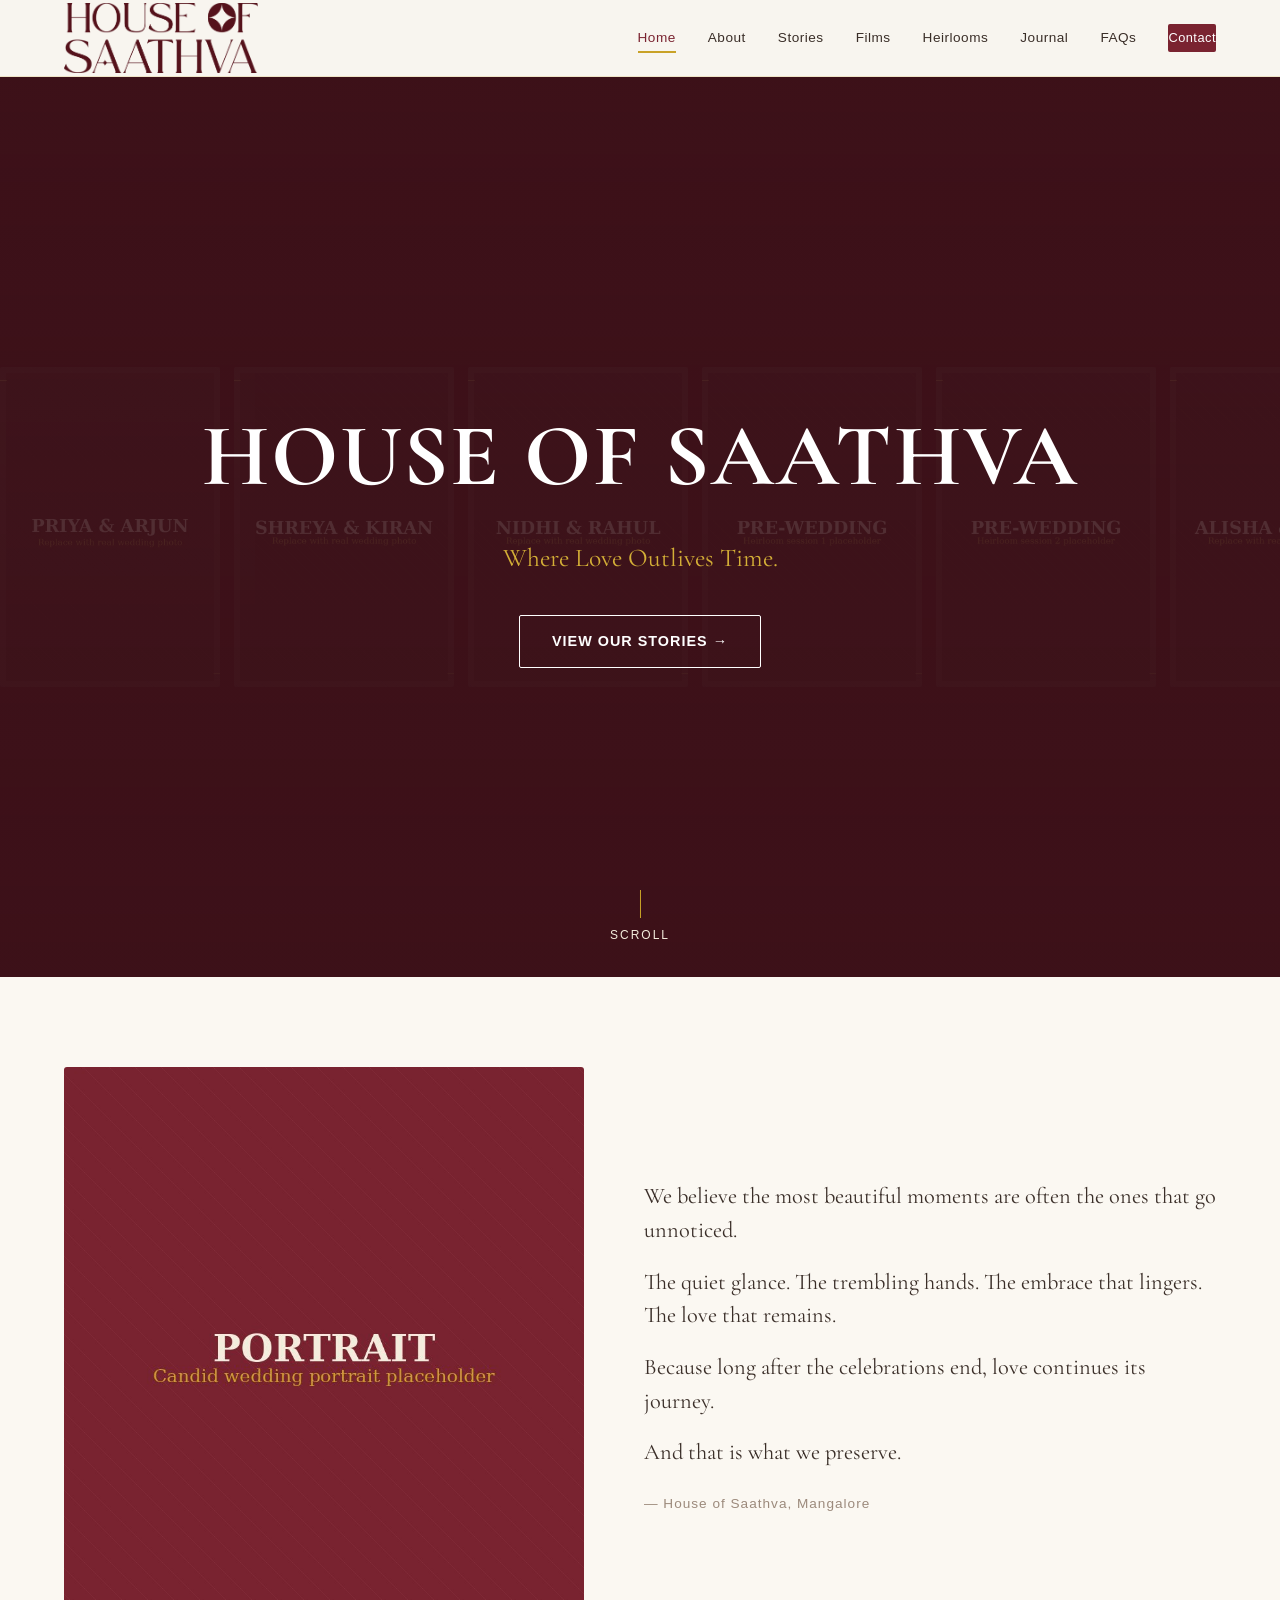
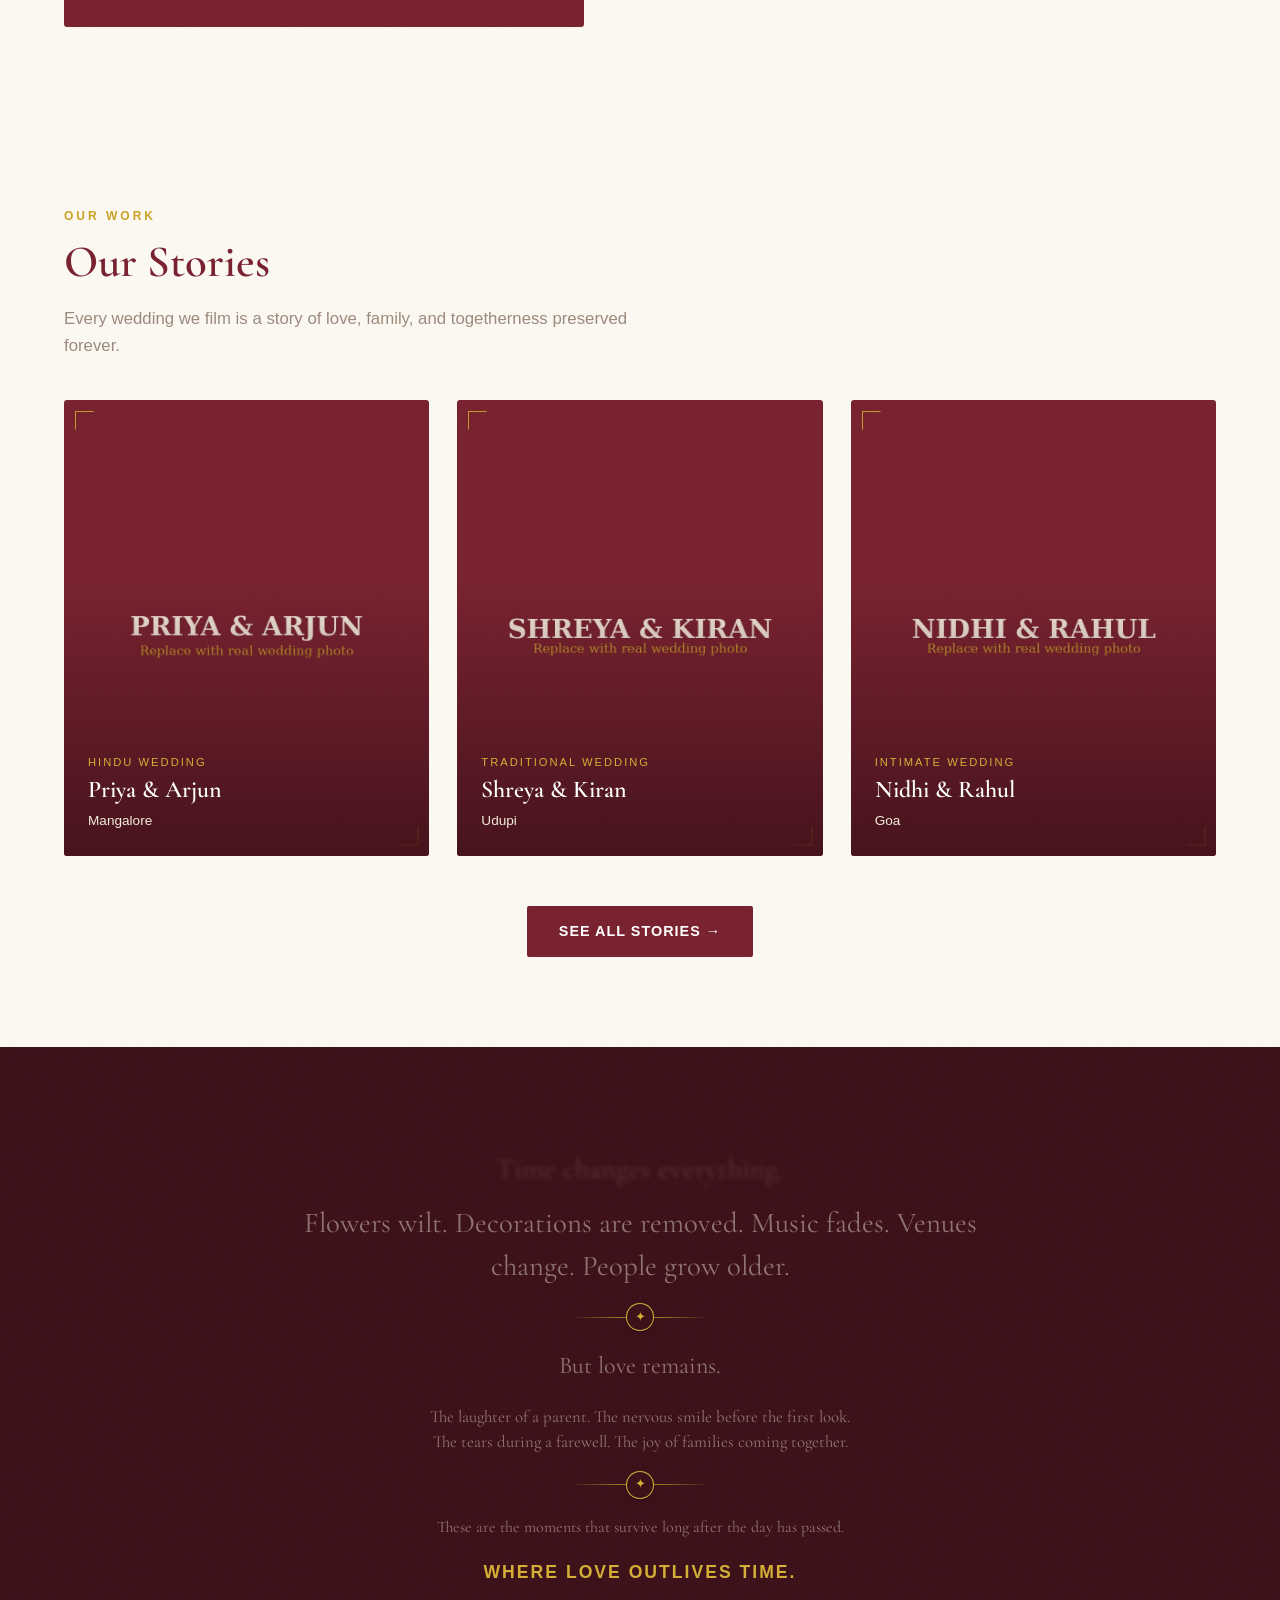
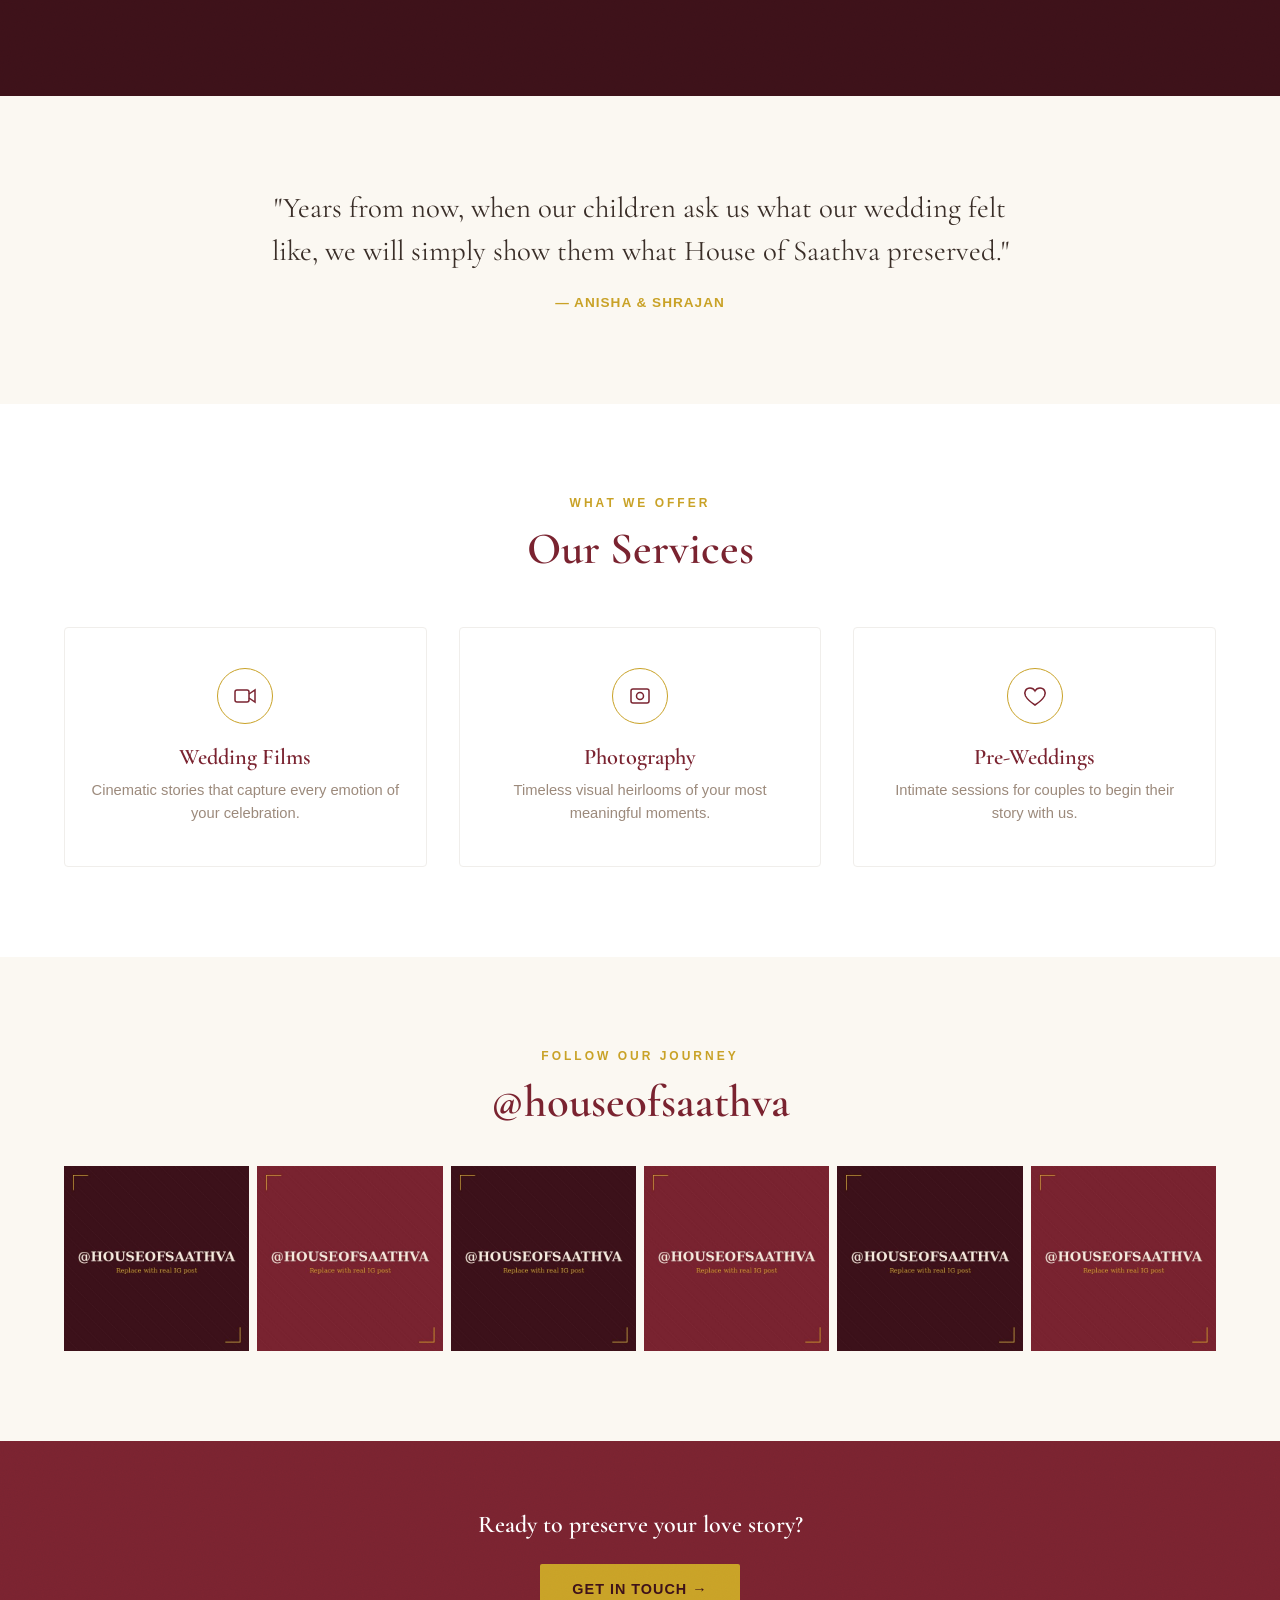
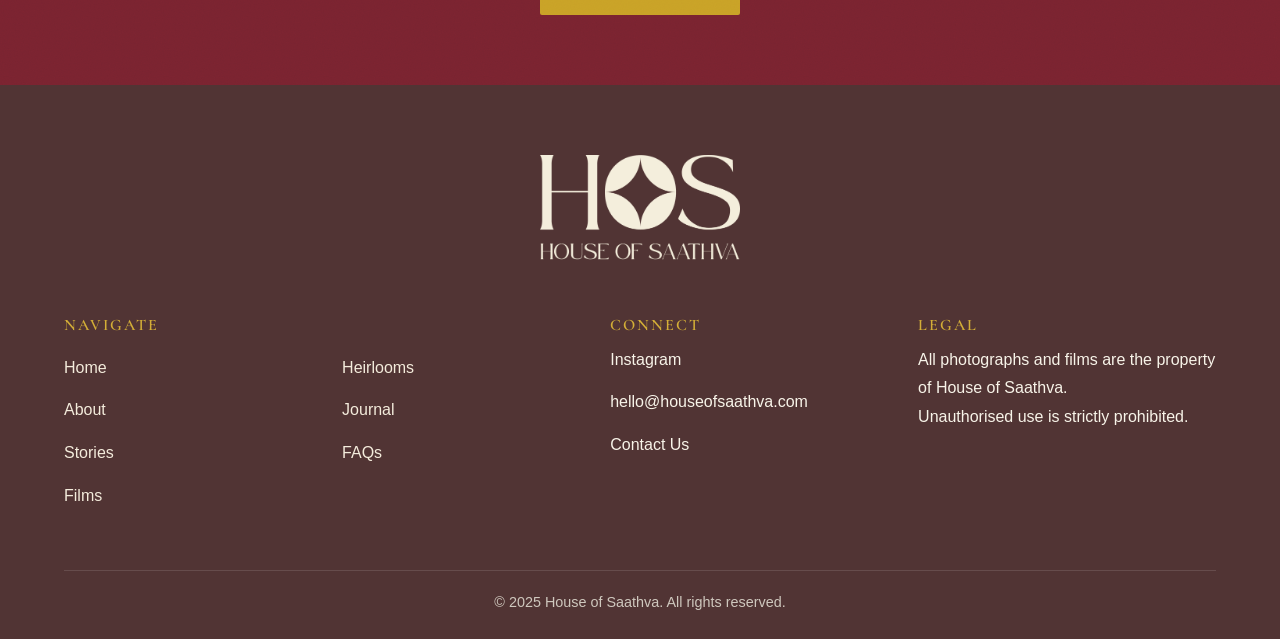
<file: HouseOfSaathva-website/index.html>
<!DOCTYPE html>
<html lang="en">
<head>
<meta charset="UTF-8">
<meta name="viewport" content="width=device-width, initial-scale=1.0">
<title>House of Saathva | Luxury Wedding Films & Photography in Mangalore</title>
<meta name="description" content="House of Saathva — luxury wedding films and photography studio based in Mangalore. We preserve timeless love stories, emotions, and visual heirlooms for generations. Available worldwide.">
<meta property="og:title" content="House of Saathva | Luxury Wedding Films & Photography">
<meta property="og:description" content="Where Love Outlives Time. Luxury wedding films and photography studio based in Mangalore, available worldwide.">
<meta property="og:image" content="images/og-cover.jpg">
<meta property="og:type" content="website">
<link rel="icon" href="images/favicon.png">
<link rel="stylesheet" href="css/style.css">
</head>
<body>

<!-- ===================== HEADER ===================== -->
<header class="site-header">
  <div class="container">

    <a href="index.html" class="logo">
      <img src="images/hos-logo.png" alt="House of Saathva" class="logo-img">
    </a>

    <nav class="nav-links">
      <a href="index.html" class="active">Home</a>
      <a href="about.html">About</a>
      <a href="stories.html">Stories</a>
      <a href="films.html">Films</a>
      <a href="heirlooms.html">Heirlooms</a>
      <a href="journal.html">Journal</a>
      <a href="faqs.html">FAQs</a>
      <a href="contact.html" class="nav-cta">Contact</a>
    </nav>

    <button class="hamburger" aria-label="Toggle menu">
      <span></span><span></span><span></span>
    </button>
  </div>
</header>

<!-- ===================== HOME HERO ===================== -->
<!--
  INTERN NOTE: This hero uses a slow-scrolling "filmstrip" of photo frames
  behind the title instead of one static background image — evokes a film
  reel rather than a posed photo. It currently reuses the story/heirloom
  placeholder images. Once real wedding photos are ready, just swap those
  same filenames (story-1.jpg, story-2.jpg, etc.) and this will update
  automatically — no HTML changes needed. If you'd rather use a real
  wedding video here instead, replace the whole .filmstrip div with:
  <video autoplay muted loop playsinline><source src="images/hero-film.mp4" type="video/mp4"></video>
-->
<section class="home-hero">
  <div class="filmstrip">
    <div class="filmstrip-track">
      <div class="filmstrip-frame" style="background-image:url('images/story-1.jpg')"></div>
      <div class="filmstrip-frame" style="background-image:url('images/story-2.jpg')"></div>
      <div class="filmstrip-frame" style="background-image:url('images/story-3.jpg')"></div>
      <div class="filmstrip-frame" style="background-image:url('images/heirloom-1.jpg')"></div>
      <div class="filmstrip-frame" style="background-image:url('images/heirloom-2.jpg')"></div>
      <div class="filmstrip-frame" style="background-image:url('images/story-4.jpg')"></div>
      <div class="filmstrip-frame" style="background-image:url('images/story-5.jpg')"></div>
      <div class="filmstrip-frame" style="background-image:url('images/story-6.jpg')"></div>
      <!-- duplicate set for seamless infinite loop -->
      <div class="filmstrip-frame" style="background-image:url('images/story-1.jpg')"></div>
      <div class="filmstrip-frame" style="background-image:url('images/story-2.jpg')"></div>
      <div class="filmstrip-frame" style="background-image:url('images/story-3.jpg')"></div>
      <div class="filmstrip-frame" style="background-image:url('images/heirloom-1.jpg')"></div>
      <div class="filmstrip-frame" style="background-image:url('images/heirloom-2.jpg')"></div>
      <div class="filmstrip-frame" style="background-image:url('images/story-4.jpg')"></div>
      <div class="filmstrip-frame" style="background-image:url('images/story-5.jpg')"></div>
      <div class="filmstrip-frame" style="background-image:url('images/story-6.jpg')"></div>
    </div>
  </div>
  <div class="home-hero-content">
    <div class="brand-mark">HOUSE OF SAATHVA</div>
    <div class="tagline">Where Love Outlives Time.</div>
    <a href="stories.html" class="btn btn-outline">View Our Stories →</a>
  </div>
  <div class="scroll-hint"><div class="line"></div>SCROLL</div>
</section>

<!-- ===================== BRAND STATEMENT ===================== -->
<section class="section-ivory">
  <div class="container">
    <div class="statement-grid reveal">
      <img class="develop" src="images/statement-portrait.jpg" alt="Candid wedding portrait by House of Saathva, Mangalore">
      <div class="statement-text">
        <p>We believe the most beautiful moments are often the ones that go unnoticed.</p>
        <p>The quiet glance. The trembling hands. The embrace that lingers. The love that remains.</p>
        <p>Because long after the celebrations end, love continues its journey.</p>
        <p>And that is what we preserve.</p>
        <div class="signature">— House of Saathva, Mangalore</div>
      </div>
    </div>
  </div>
</section>

<!-- ===================== FEATURED STORIES ===================== -->
<section class="section-ivory">
  <div class="container">
    <div class="reveal">
      <span class="eyebrow">Our Work</span>
      <h2 class="section-title">Our Stories</h2>
      <p class="section-sub">Every wedding we film is a story of love, family, and togetherness preserved forever.</p>
    </div>

    <!-- INTERN NOTE: Replace each image below with real wedding photos after July 15 -->
    <div class="card-grid reveal">
      <a href="stories.html" class="story-card">
        <img class="develop" src="images/story-1.jpg" alt="Priya and Arjun Mangalore Hindu wedding photography">
        <div class="story-card-label">
          <span class="tag">Hindu Wedding</span>
          <h3>Priya & Arjun</h3>
          <span class="loc">Mangalore</span>
        </div>
      </a>
      <a href="stories.html" class="story-card">
        <img class="develop" src="images/story-2.jpg" alt="Shreya and Kiran coastal Karnataka wedding photography">
        <div class="story-card-label">
          <span class="tag">Traditional Wedding</span>
          <h3>Shreya & Kiran</h3>
          <span class="loc">Udupi</span>
        </div>
      </a>
      <a href="stories.html" class="story-card">
        <img class="develop" src="images/story-3.jpg" alt="Nidhi and Rahul intimate beach wedding Goa">
        <div class="story-card-label">
          <span class="tag">Intimate Wedding</span>
          <h3>Nidhi & Rahul</h3>
          <span class="loc">Goa</span>
        </div>
      </a>
    </div>

    <div class="center" style="margin-top: 50px;">
      <a href="stories.html" class="btn btn-primary">See All Stories →</a>
    </div>
  </div>
</section>

<!-- ===================== TAGLINE MEANING ===================== -->
<!-- INTERN NOTE: Each <p class="time-line"> here starts dim and slightly
     blurred, like a fading memory. As the user scrolls, JS (see
     js/main.js, the "Tagline scroll sequence" block) adds the class
     "in-focus" to the line currently in view, and "settled" to lines
     already passed. This makes the copy visually perform its own
     meaning — moments surfacing, then settling into memory. The final
     gold line uses .time-final so it stays fully visible once reached,
     anchoring the section. -->
<section class="section-dark texture-grain center" id="time-section">
  <div class="container">
    <div class="quote-block">
      <p class="time-line">Time changes everything.</p>
      <p class="time-line">Flowers wilt. Decorations are removed. Music fades. Venues change. People grow older.</p>
      <div class="divider-dots"><span></span><span></span><span></span></div>
      <p class="time-line" style="font-size: 1.5rem;">But love remains.</p>
      <p class="time-line" style="font-size: 1.05rem;">
      The laughter of a parent. The nervous smile before the first look.<br>
      The tears during a farewell. The joy of families coming together.</p>
      <div class="divider-dots"><span></span><span></span><span></span></div>
      <p class="time-line" style="font-size: 1rem;">
      These are the moments that survive long after the day has passed.</p>
      <p class="time-final" style="margin-top: 20px; letter-spacing: 2px; font-size: 1.1rem; color: var(--gold-light); text-transform: uppercase; font-family: var(--font-body); font-weight: 700; font-style: normal;">
      Where Love Outlives Time.</p>
    </div>
  </div>
</section>

<!-- ===================== TESTIMONIAL ===================== -->
<section class="section-ivory">
  <div class="container">
    <div class="quote-block reveal">
      <!-- INTERN NOTE: Replace with a real testimonial once received -->
      <p>"Years from now, when our children ask us what our wedding felt like, we will simply show them what House of Saathva preserved."</p>
      <div class="author">— Anisha & Shrajan</div>
    </div>
  </div>
</section>

<!-- ===================== SERVICES ===================== -->
<section>
  <div class="container">
    <div class="center reveal" style="margin-bottom: 50px;">
      <span class="eyebrow">What We Offer</span>
      <h2 class="section-title">Our Services</h2>
    </div>
    <div class="services-grid reveal">
      <div class="service-card">
        <div class="service-icon">
          <svg width="24" height="24" viewBox="0 0 24 24" fill="none" stroke="currentColor" stroke-width="1.5"><rect x="2" y="6" width="14" height="12" rx="2"/><path d="M16 10l6-4v12l-6-4"/></svg>
        </div>
        <h3>Wedding Films</h3>
        <p>Cinematic stories that capture every emotion of your celebration.</p>
      </div>
      <div class="service-card">
        <div class="service-icon">
          <svg width="24" height="24" viewBox="0 0 24 24" fill="none" stroke="currentColor" stroke-width="1.5"><rect x="3" y="5" width="18" height="14" rx="2"/><circle cx="12" cy="12" r="3.5"/></svg>
        </div>
        <h3>Photography</h3>
        <p>Timeless visual heirlooms of your most meaningful moments.</p>
      </div>
      <div class="service-card">
        <div class="service-icon">
          <svg width="24" height="24" viewBox="0 0 24 24" fill="none" stroke="currentColor" stroke-width="1.5"><path d="M12 21s-7-4.5-9.5-9C.5 8 3 4 7 4c2 0 4 1.2 5 3 1-1.8 3-3 5-3 4 0 6.5 4 4.5 8-2.5 4.5-9.5 9-9.5 9z"/></svg>
        </div>
        <h3>Pre-Weddings</h3>
        <p>Intimate sessions for couples to begin their story with us.</p>
      </div>
    </div>
  </div>
</section>

<!-- ===================== INSTAGRAM ===================== -->
<section class="section-ivory">
  <div class="container">
    <div class="center reveal" style="margin-bottom: 36px;">
      <span class="eyebrow">Follow Our Journey</span>
      <h2 class="section-title">@houseofsaathva</h2>
    </div>
    <!-- INTERN NOTE: Replace with a real Instagram embed (e.g. Curator.io, SnapWidget,
         or Instagram's own embed API) once the account has content. Static images
         used as a placeholder layout for now. -->
    <div class="insta-grid reveal">
      <a href="https://instagram.com/houseofsaathva" target="_blank"><img src="images/insta-1.jpg" alt="House of Saathva Instagram post"></a>
      <a href="https://instagram.com/houseofsaathva" target="_blank"><img src="images/insta-2.jpg" alt="House of Saathva Instagram post"></a>
      <a href="https://instagram.com/houseofsaathva" target="_blank"><img src="images/insta-3.jpg" alt="House of Saathva Instagram post"></a>
      <a href="https://instagram.com/houseofsaathva" target="_blank"><img src="images/insta-4.jpg" alt="House of Saathva Instagram post"></a>
      <a href="https://instagram.com/houseofsaathva" target="_blank"><img src="images/insta-5.jpg" alt="House of Saathva Instagram post"></a>
      <a href="https://instagram.com/houseofsaathva" target="_blank"><img src="images/insta-6.jpg" alt="House of Saathva Instagram post"></a>
    </div>
  </div>
</section>

<!-- ===================== CTA BANNER ===================== -->
<section class="cta-banner texture-grain">
  <h2>Ready to preserve your love story?</h2>
  <a href="contact.html" class="btn btn-gold">Get in Touch →</a>
</section>

<!-- ===================== FOOTER ===================== -->
<footer class="site-footer">

    <div class="footer-logo">
        <img src="images/HOS_Red_Short_Logo.png" alt="House of Saathva">
    </div>

    <div class="container">

        <div class="footer-grid">

            <!-- NAVIGATE -->
            <div class="footer-col">

                <h4>NAVIGATE</h4>

                <div class="footer-nav-grid">

                    <ul>
                        <li><a href="index.html">Home</a></li>
                        <li><a href="about.html">About</a></li>
                        <li><a href="stories.html">Stories</a></li>
                        <li><a href="films.html">Films</a></li>
                    </ul>

                    <ul>
                        <li><a href="heirlooms.html">Heirlooms</a></li>
                        <li><a href="journal.html">Journal</a></li>
                        <li><a href="faqs.html">FAQs</a></li>
                    </ul>

                </div>

            </div>

            <!-- CONNECT -->
            <div class="footer-col">

                <h4>CONNECT</h4>

                <ul>
                    <li><a href="#">Instagram</a></li>
                    <li><a href="mailto:hello@houseofsaathva.com">hello@houseofsaathva.com</a></li>
                    <li><a href="contact.html">Contact Us</a></li>
                </ul>

            </div>

            <!-- LEGAL -->
            <div class="footer-col">

                <h4>LEGAL</h4>

                <p>All photographs and films are the property of House of Saathva.</p>

                <p>Unauthorised use is strictly prohibited.</p>

            </div>

        </div>

        <hr>

        <p class="copyright">
            © 2025 House of Saathva. All rights reserved.
        </p>

    </div>

</footer>

<script src="js/main.js"></script>
</body>
</html>
</file>
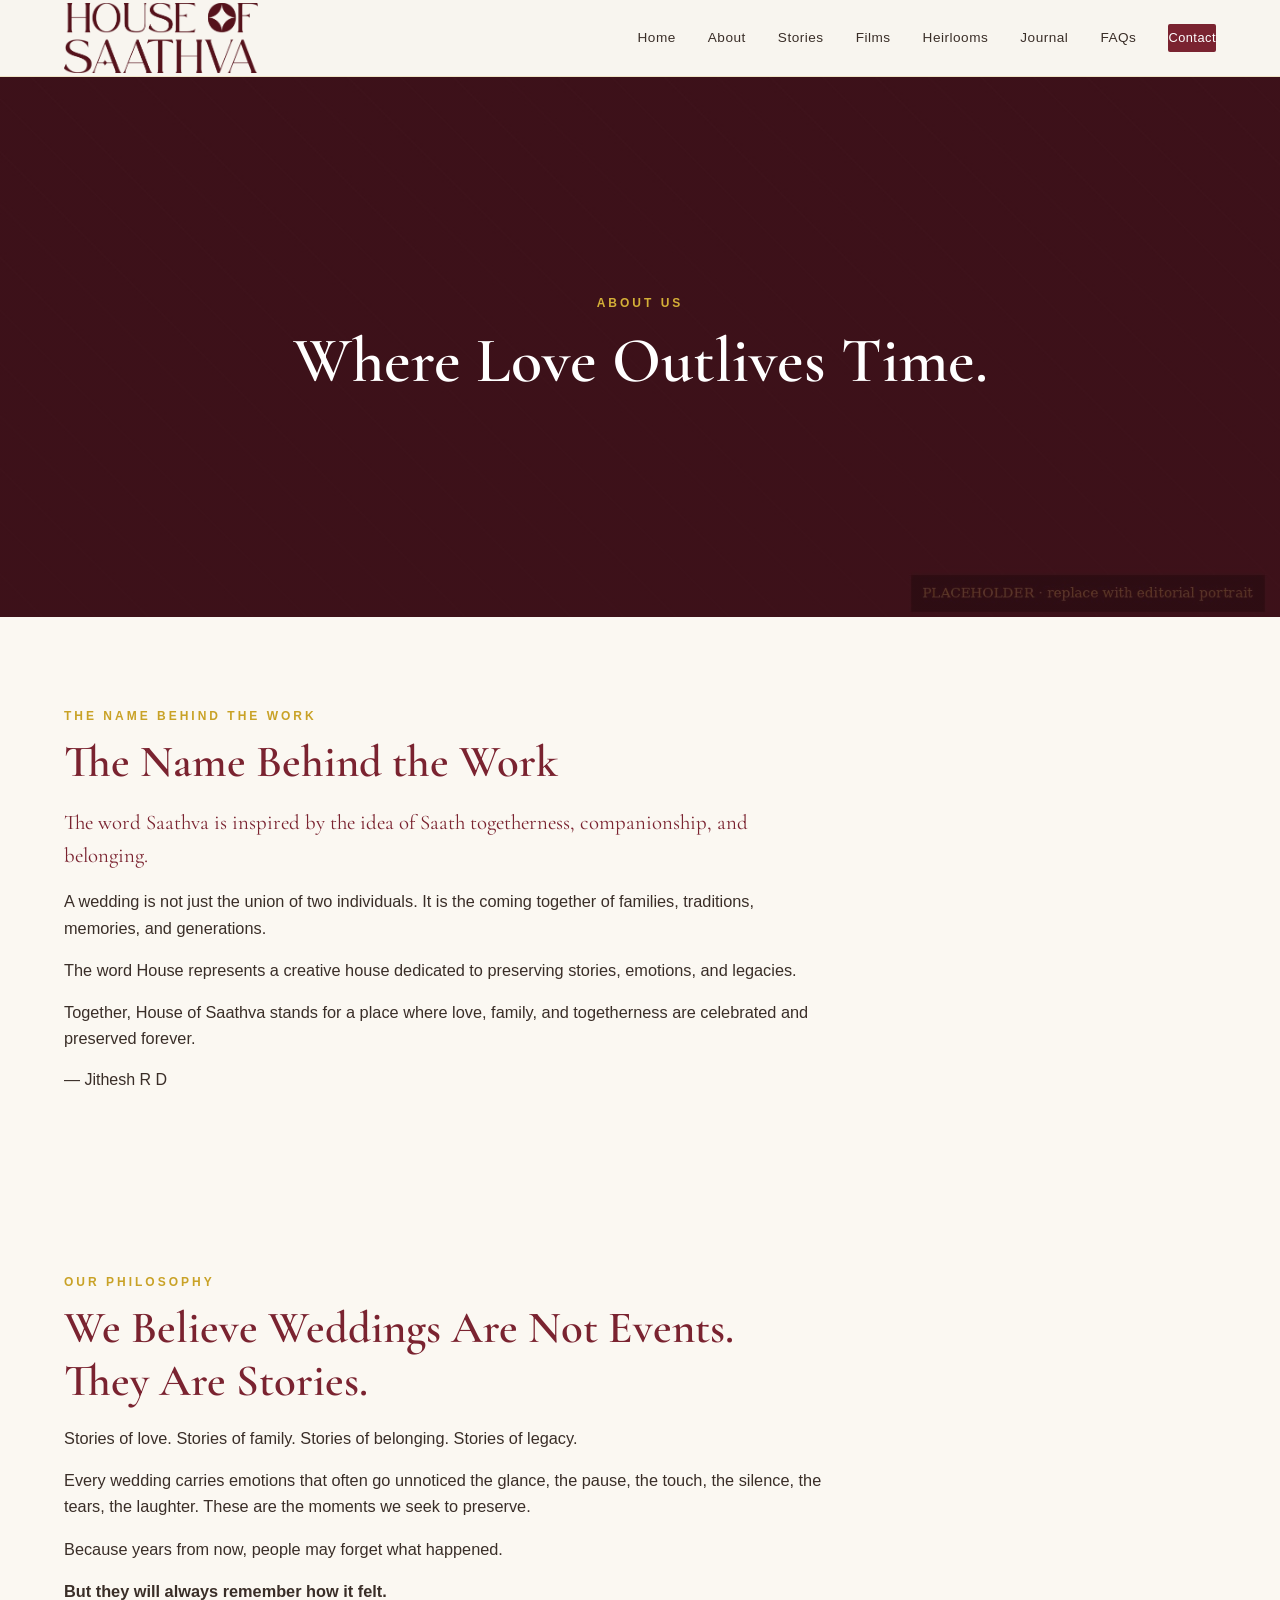
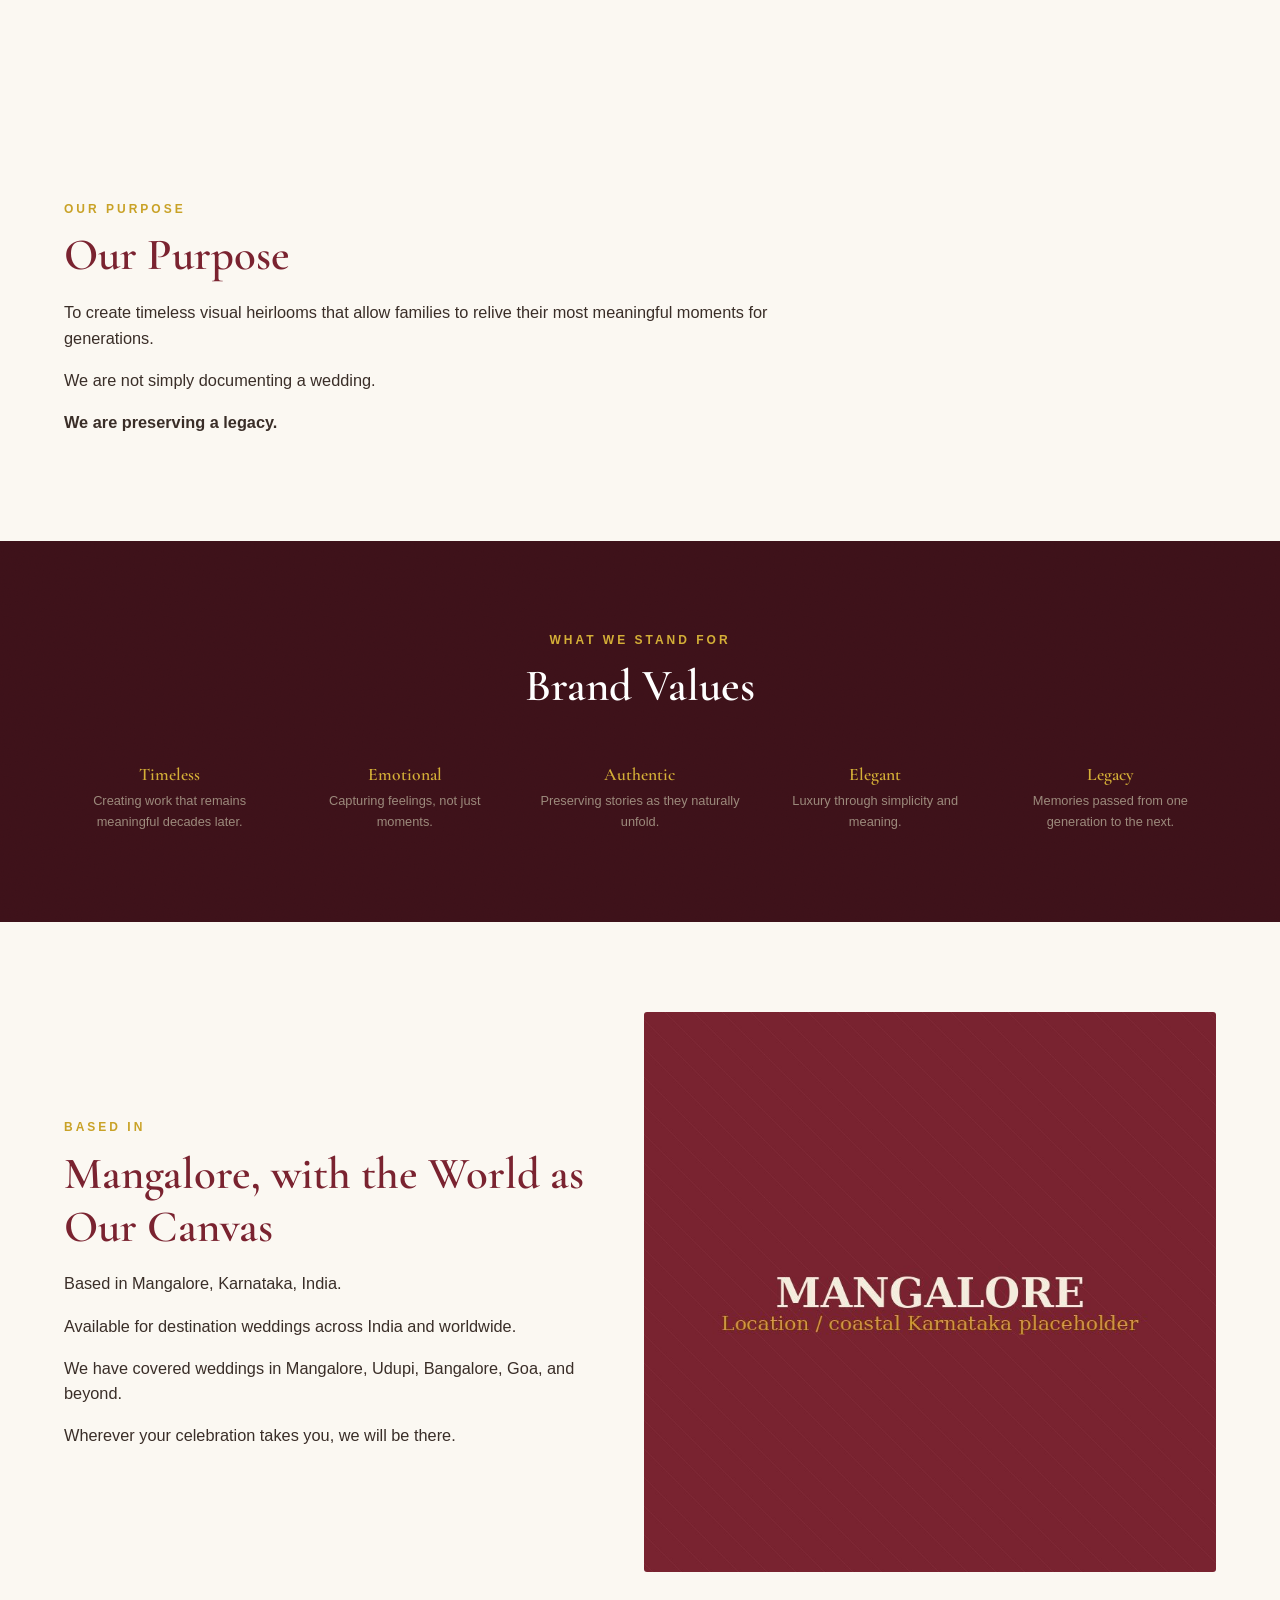
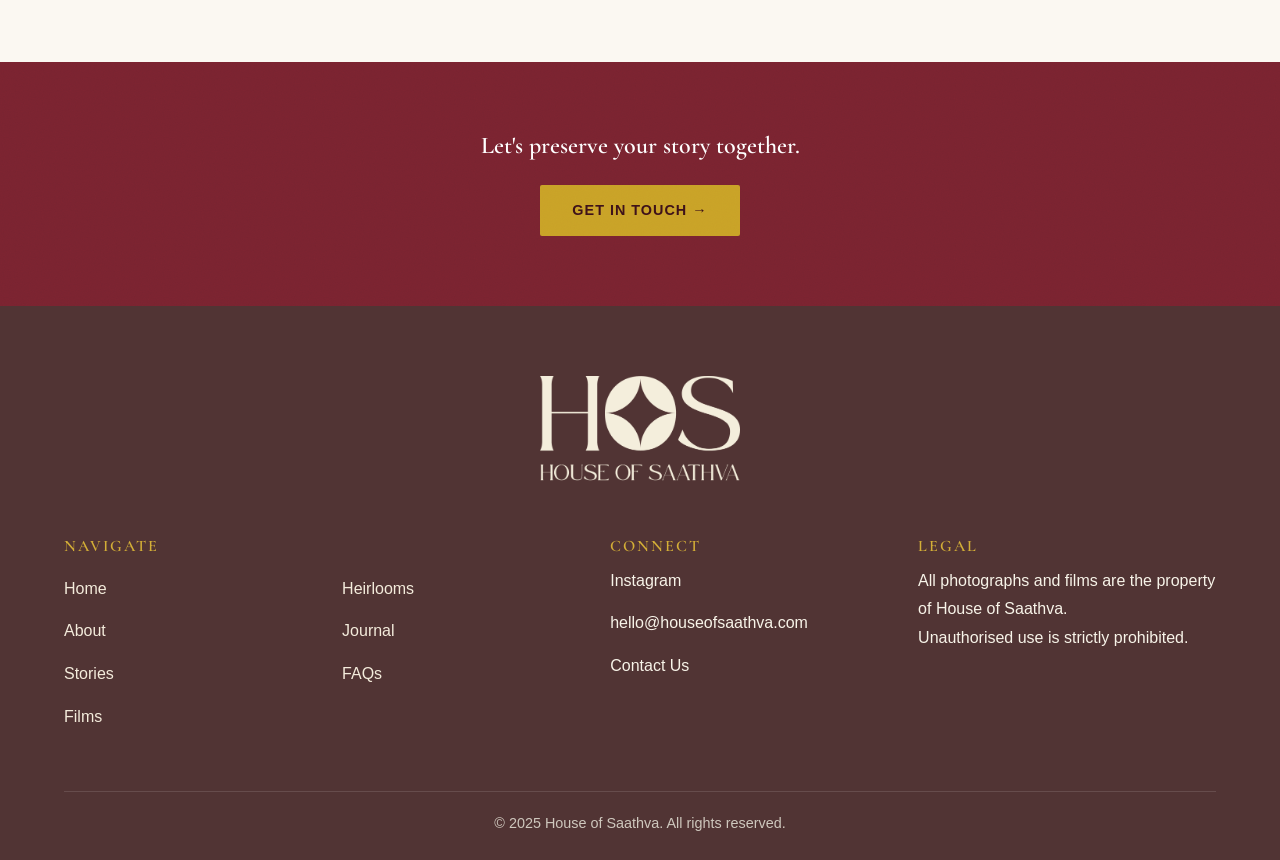
<file: HouseOfSaathva-website/about.html>
<!DOCTYPE html>
<html lang="en">
<head>
<meta charset="UTF-8">
<meta name="viewport" content="width=device-width, initial-scale=1.0">
<title>About House of Saathva | Wedding Photographer & Filmmaker Mangalore</title>
<meta name="description" content="Learn about House of Saathva — a luxury wedding films and photography studio based in Mangalore, India. Founded on the belief that love outlives time, we preserve your wedding story as a visual heirloom.">
<link rel="icon" href="images/favicon.png">
<link rel="stylesheet" href="css/style.css">
</head>
<body>

<header class="site-header">
    <div class="container">

        <a href="index.html" class="logo">
            <img src="images/hos-logo.png" alt="House of Saathva Logo">
        </a>

        <nav class="nav-links">
            <a href="index.html">Home</a>
            <a href="about.html">About</a>
            <a href="stories.html">Stories</a>
            <a href="films.html">Films</a>
            <a href="heirlooms.html">Heirlooms</a>
            <a href="journal.html">Journal</a>
            <a href="faqs.html">FAQs</a>
            <a href="contact.html" class="nav-cta">Contact</a>
        </nav>
    <button class="hamburger" aria-label="Toggle menu"><span></span><span></span><span></span></button>
  </div>
</header>

<section class="page-hero" style="background-image: url('images/about-hero.jpg');">
  <div class="page-hero-content">
    <span class="eyebrow">About Us</span>
    <h1>Where Love Outlives Time.</h1>
  </div>
</section>

<!-- ===================== BRAND NAME STORY ===================== -->
<section class="section-ivory">
  <div class="container">
    <div class="prose reveal">
      <span class="eyebrow">The Name Behind the Work</span>
      <h2 class="section-title">The Name Behind the Work</h2>
      <p class="lead">The word Saathva is inspired by the idea of Saath togetherness, companionship, and belonging.</p>
      <p>A wedding is not just the union of two individuals. It is the coming together of families, traditions, memories, and generations.</p>
      <p>The word House represents a creative house dedicated to preserving stories, emotions, and legacies.</p>
      <p>Together, House of Saathva stands for a place where love, family, and togetherness are celebrated and preserved forever.</p>
    <div class="signature">— Jithesh R D</div>
  </div>
  </div>
</section>

<!-- ===================== PHILOSOPHY ===================== -->
<section class="section-ivory">
  <div class="container">
    <div class="prose reveal">
      <span class="eyebrow">Our Philosophy</span>
      <h2 class="section-title">We Believe Weddings Are Not Events. They Are Stories.</h2>
      <p>Stories of love. Stories of family. Stories of belonging. Stories of legacy.</p>
      <p>Every wedding carries emotions that often go unnoticed the glance, the pause, the touch, the silence, the tears, the laughter. These are the moments we seek to preserve.</p>
      <p>Because years from now, people may forget what happened.</p>
      <p><strong>But they will always remember how it felt.</strong></p>
    </div>
  </div>
</section>

<!-- ===================== PURPOSE ===================== -->
<section class="section-ivory">
  <div class="container">
    <div class="prose reveal">
      <span class="eyebrow">Our Purpose</span>
      <h2 class="section-title">Our Purpose</h2>
      <p>To create timeless visual heirlooms that allow families to relive their most meaningful moments for generations.</p>
      <p>We are not simply documenting a wedding.</p>
      <p><strong>We are preserving a legacy.</strong></p>
    </div>
  </div>
</section>

<!-- ===================== VALUES ===================== -->
<section class="section-dark texture-grain">
  <div class="container">
    <div class="center reveal" style="margin-bottom: 50px;">
      <span class="eyebrow">What We Stand For</span>
      <h2 class="section-title">Brand Values</h2>
    </div>
    <div class="values-grid reveal">
      <div class="value-item">
        <h4>Timeless</h4>
        <p>Creating work that remains meaningful decades later.</p>
      </div>
      <div class="value-item">
        <h4>Emotional</h4>
        <p>Capturing feelings, not just moments.</p>
      </div>
      <div class="value-item">
        <h4>Authentic</h4>
        <p>Preserving stories as they naturally unfold.</p>
      </div>
      <div class="value-item">
        <h4>Elegant</h4>
        <p>Luxury through simplicity and meaning.</p>
      </div>
      <div class="value-item">
        <h4>Legacy</h4>
        <p>Memories passed from one generation to the next.</p>
      </div>
    </div>
  </div>
</section>

<!-- ===================== LOCATION ===================== -->
<section class="section-ivory">
  <div class="container">
    <div class="statement-grid reveal">
      <div class="statement-text">
        <span class="eyebrow">Based In</span>
        <h2 class="section-title">Mangalore, with the World as Our Canvas</h2>
        <p style="font-family: var(--font-body); font-style: normal; font-size: 1.02rem; color: var(--dark);">Based in Mangalore, Karnataka, India.</p>
        <p style="font-family: var(--font-body); font-style: normal; font-size: 1.02rem; color: var(--dark);">Available for destination weddings across India and worldwide.</p>
        <p style="font-family: var(--font-body); font-style: normal; font-size: 1.02rem; color: var(--dark);">We have covered weddings in Mangalore, Udupi, Bangalore, Goa, and beyond.</p>
        <p style="font-family: var(--font-body); font-style: normal; font-size: 1.02rem; color: var(--dark);">Wherever your celebration takes you, we will be there.</p>
      </div>
      <img class="develop" src="images/about-location.jpg" alt="House of Saathva wedding photography Mangalore coastal Karnataka">
    </div>
  </div>
</section>

<section class="cta-banner texture-grain">
  <h2>Let's preserve your story together.</h2>
  <a href="contact.html" class="btn btn-gold">Get in Touch →</a>
</section>

<footer class="site-footer">

    <div class="footer-logo">
        <img src="images/HOS_Red_Short_Logo.png" alt="House of Saathva">
    </div>

    <div class="container">

        <div class="footer-grid">

            <!-- NAVIGATE -->
            <div class="footer-col">

                <h4>NAVIGATE</h4>

                <div class="footer-nav-grid">

                    <ul>
                        <li><a href="index.html">Home</a></li>
                        <li><a href="about.html">About</a></li>
                        <li><a href="stories.html">Stories</a></li>
                        <li><a href="films.html">Films</a></li>
                    </ul>

                    <ul>
                        <li><a href="heirlooms.html">Heirlooms</a></li>
                        <li><a href="journal.html">Journal</a></li>
                        <li><a href="faqs.html">FAQs</a></li>
                    </ul>

                </div>

            </div>

            <!-- CONNECT -->
            <div class="footer-col">

                <h4>CONNECT</h4>

                <ul>
                    <li><a href="#">Instagram</a></li>
                    <li><a href="mailto:hello@houseofsaathva.com">hello@houseofsaathva.com</a></li>
                    <li><a href="contact.html">Contact Us</a></li>
                </ul>

            </div>

            <!-- LEGAL -->
            <div class="footer-col">

                <h4>LEGAL</h4>

                <p>All photographs and films are the property of House of Saathva.</p>

                <p>Unauthorised use is strictly prohibited.</p>

            </div>

        </div>

        <hr>

        <p class="copyright">
            © 2025 House of Saathva. All rights reserved.
        </p>

    </div>

</footer>


<script src="js/main.js"></script>
</body>
</html>
</file>
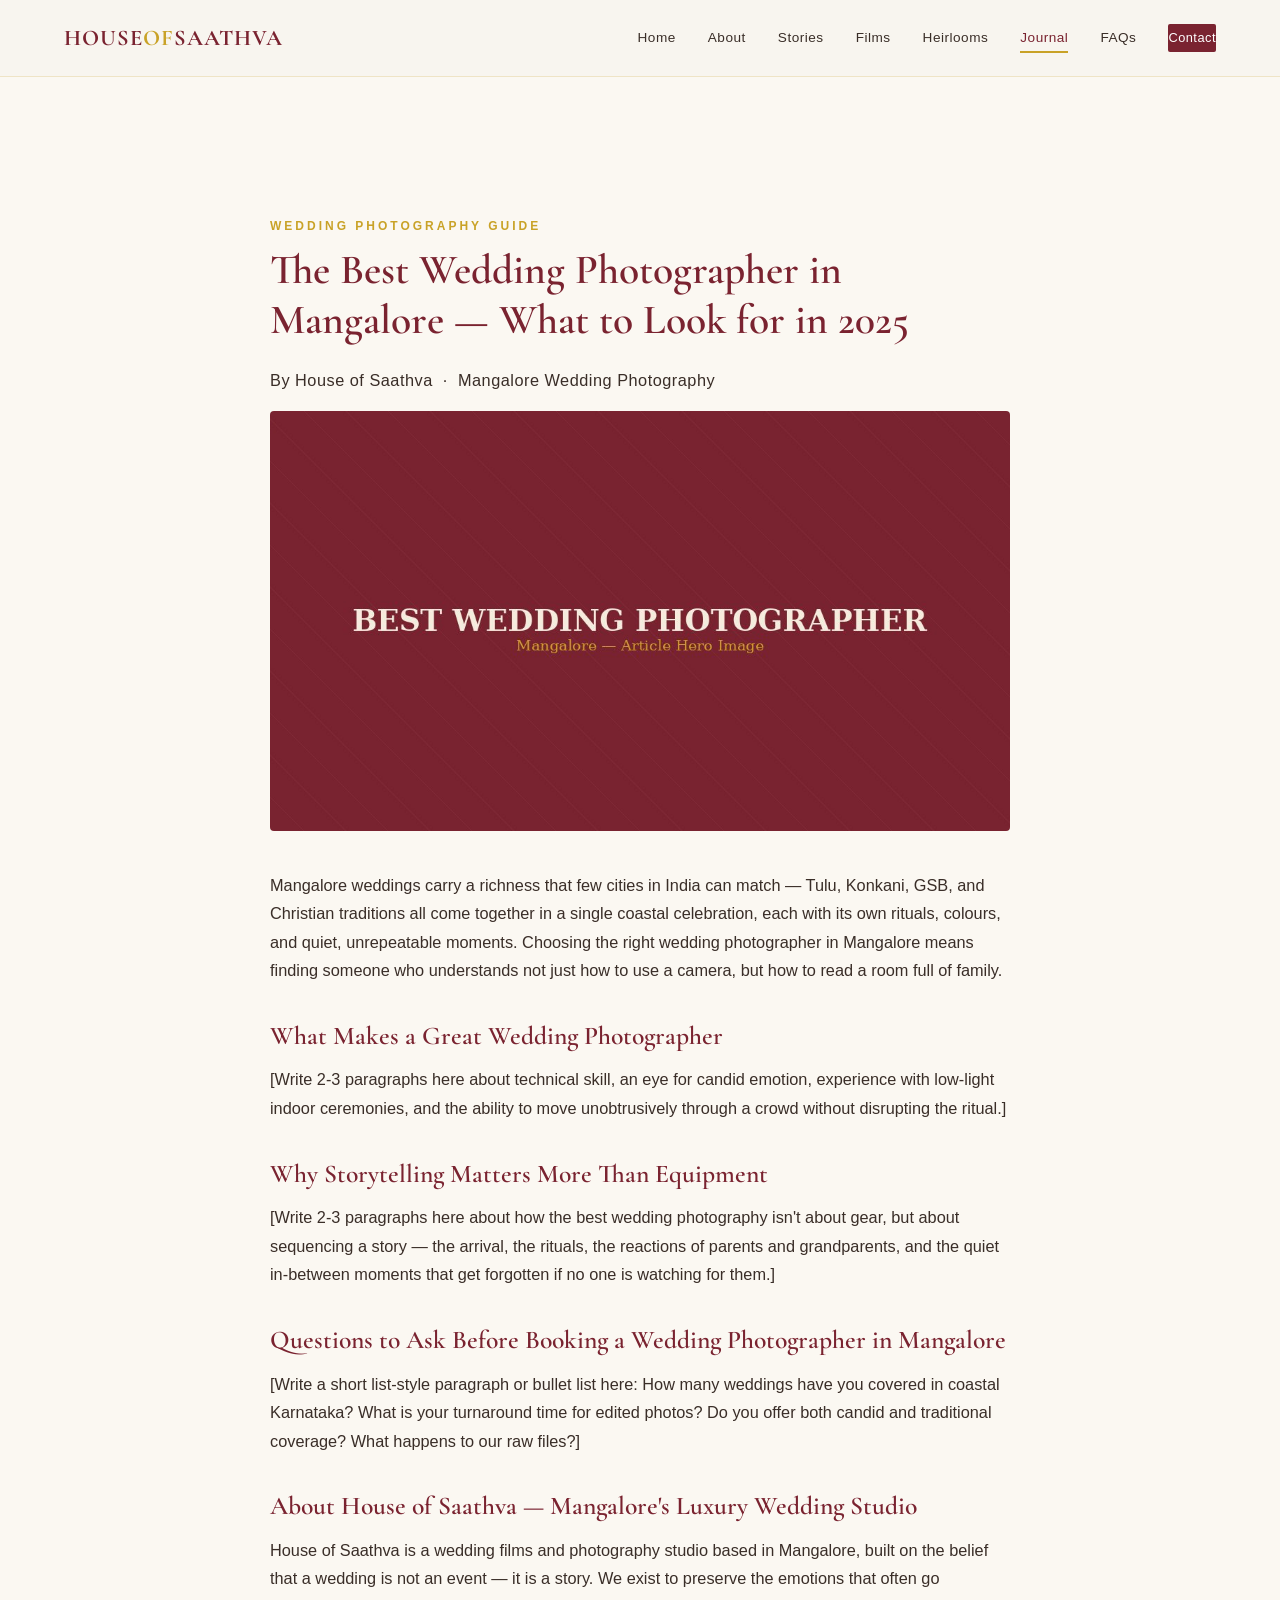
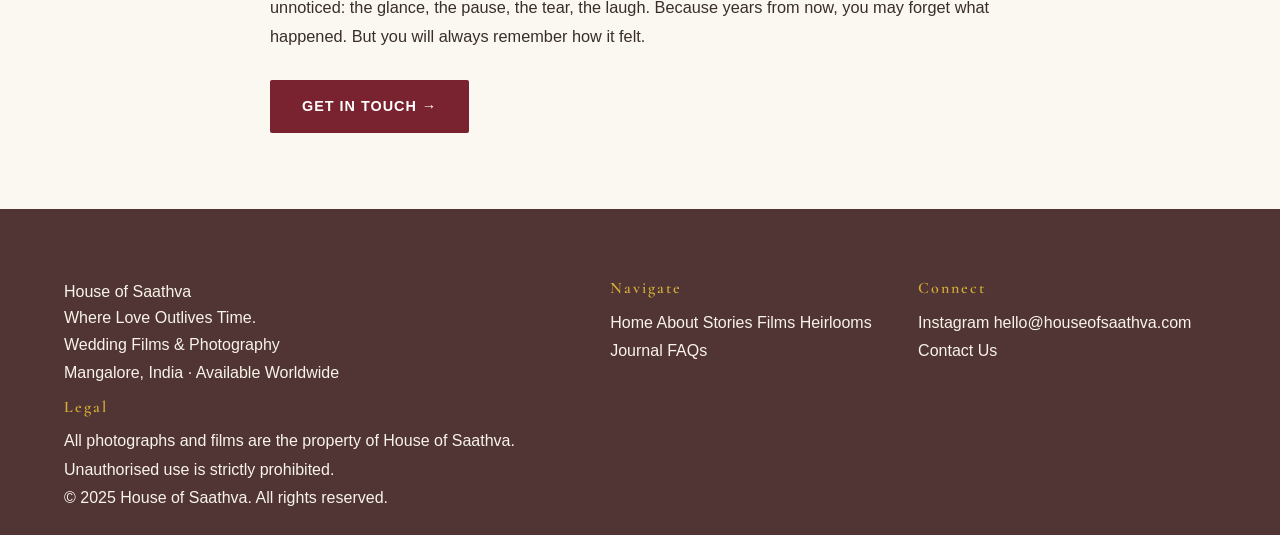
<file: HouseOfSaathva-website/blog-1.html>
<!DOCTYPE html>
<html lang="en">
<head>
<meta charset="UTF-8">
<meta name="viewport" content="width=device-width, initial-scale=1.0">
<title>The Best Wedding Photographer in Mangalore — What to Look for in 2025 | House of Saathva</title>
<meta name="description" content="Looking for the best wedding photographer in Mangalore? Here is a complete guide to choosing a wedding photography studio in Mangalore, Udupi, and coastal Karnataka.">
<link rel="icon" href="images/favicon.png">
<link rel="stylesheet" href="css/style.css">
<style>
  .article-body { max-width: 740px; margin: 0 auto; }
  .article-body h1 { font-size: clamp(2rem, 4vw, 2.6rem); margin-bottom: 20px; }
  .article-body h2 { font-size: 1.6rem; margin: 36px 0 14px; color: var(--maroon); }
  .article-body p { font-size: 1.02rem; color: var(--dark); margin-bottom: 16px; line-height: 1.75; }
  .article-meta { color: var(--gray); font-size: 0.85rem; margin-bottom: 30px; letter-spacing: 0.5px; }
  .article-hero-img { width: 100%; height: 420px; object-fit: cover; border-radius: 4px; margin-bottom: 40px; }
</style>
</head>
<body>

<header class="site-header">
  <div class="container">
    <a href="index.html" class="logo">HOUSE <span>OF</span> SAATHVA</a>
    <nav class="nav-links">
      <a href="index.html">Home</a>
      <a href="about.html">About</a>
      <a href="stories.html">Stories</a>
      <a href="films.html">Films</a>
      <a href="heirlooms.html">Heirlooms</a>
      <a href="journal.html" class="active">Journal</a>
      <a href="faqs.html">FAQs</a>
      <a href="contact.html" class="nav-cta">Contact</a>
    </nav>
    <button class="hamburger" aria-label="Toggle menu"><span></span><span></span><span></span></button>
  </div>
</header>

<section style="padding: 140px 0 60px; background: var(--ivory);">
  <div class="container">
    <div class="article-body">
      <span class="eyebrow">Wedding Photography Guide</span>
      <h1>The Best Wedding Photographer in Mangalore — What to Look for in 2025</h1>
      <p class="article-meta">By House of Saathva &nbsp;·&nbsp; Mangalore Wedding Photography</p>

      <img src="images/blog-1-hero.jpg" alt="Best wedding photographer Mangalore" class="article-hero-img">

      <!-- ===================== ARTICLE BODY =====================
           INTERN NOTE: This is the outline structure from the brief.
           Write 2-4 full paragraphs under each H2 using this outline
           as your guide. Keep keywords like "wedding photographer
           Mangalore", "coastal Karnataka wedding", "Tulu wedding",
           "Konkani wedding", "candid wedding photography" naturally
           woven into the text — do not keyword-stuff. -->

      <p>
        Mangalore weddings carry a richness that few cities in India can match — Tulu,
        Konkani, GSB, and Christian traditions all come together in a single coastal
        celebration, each with its own rituals, colours, and quiet, unrepeatable moments.
        Choosing the right wedding photographer in Mangalore means finding someone who
        understands not just how to use a camera, but how to read a room full of family.
      </p>

      <h2>What Makes a Great Wedding Photographer</h2>
      <p>
        [Write 2-3 paragraphs here about technical skill, an eye for candid emotion,
        experience with low-light indoor ceremonies, and the ability to move
        unobtrusively through a crowd without disrupting the ritual.]
      </p>

      <h2>Why Storytelling Matters More Than Equipment</h2>
      <p>
        [Write 2-3 paragraphs here about how the best wedding photography isn't about
        gear, but about sequencing a story — the arrival, the rituals, the reactions
        of parents and grandparents, and the quiet in-between moments that get
        forgotten if no one is watching for them.]
      </p>

      <h2>Questions to Ask Before Booking a Wedding Photographer in Mangalore</h2>
      <p>
        [Write a short list-style paragraph or bullet list here: How many weddings
        have you covered in coastal Karnataka? What is your turnaround time for
        edited photos? Do you offer both candid and traditional coverage? What
        happens to our raw files?]
      </p>

      <h2>About House of Saathva — Mangalore's Luxury Wedding Studio</h2>
      <p>
        House of Saathva is a wedding films and photography studio based in Mangalore,
        built on the belief that a wedding is not an event — it is a story. We exist
        to preserve the emotions that often go unnoticed: the glance, the pause, the
        tear, the laugh. Because years from now, you may forget what happened. But
        you will always remember how it felt.
      </p>

      <p style="margin-top: 30px;">
        <a href="contact.html" class="btn btn-primary">Get in Touch →</a>
      </p>
    </div>
  </div>
</section>

<footer class="site-footer">
  <div class="container">
    <div class="footer-grid">
      <div class="footer-col">
        <div class="footer-brand">House of Saathva</div>
        <div class="footer-tagline">Where Love Outlives Time.</div>
        <p>Wedding Films & Photography</p>
        <p>Mangalore, India · Available Worldwide</p>
      </div>
      <div class="footer-col">
        <h4>Navigate</h4>
        <a href="index.html">Home</a>
        <a href="about.html">About</a>
        <a href="stories.html">Stories</a>
        <a href="films.html">Films</a>
        <a href="heirlooms.html">Heirlooms</a>
        <a href="journal.html">Journal</a>
        <a href="faqs.html">FAQs</a>
      </div>
      <div class="footer-col">
        <h4>Connect</h4>
        <a href="https://instagram.com/houseofsaathva" target="_blank">Instagram</a>
        <a href="mailto:hello@houseofsaathva.com">hello@houseofsaathva.com</a>
        <a href="contact.html">Contact Us</a>
      </div>
      <div class="footer-col">
        <h4>Legal</h4>
        <p>All photographs and films are the property of House of Saathva.</p>
        <p>Unauthorised use is strictly prohibited.</p>
      </div>
    </div>
    <div class="footer-bottom">© 2025 House of Saathva. All rights reserved.</div>
  </div>
</footer>

<script src="js/main.js"></script>
</body>
</html>
</file>
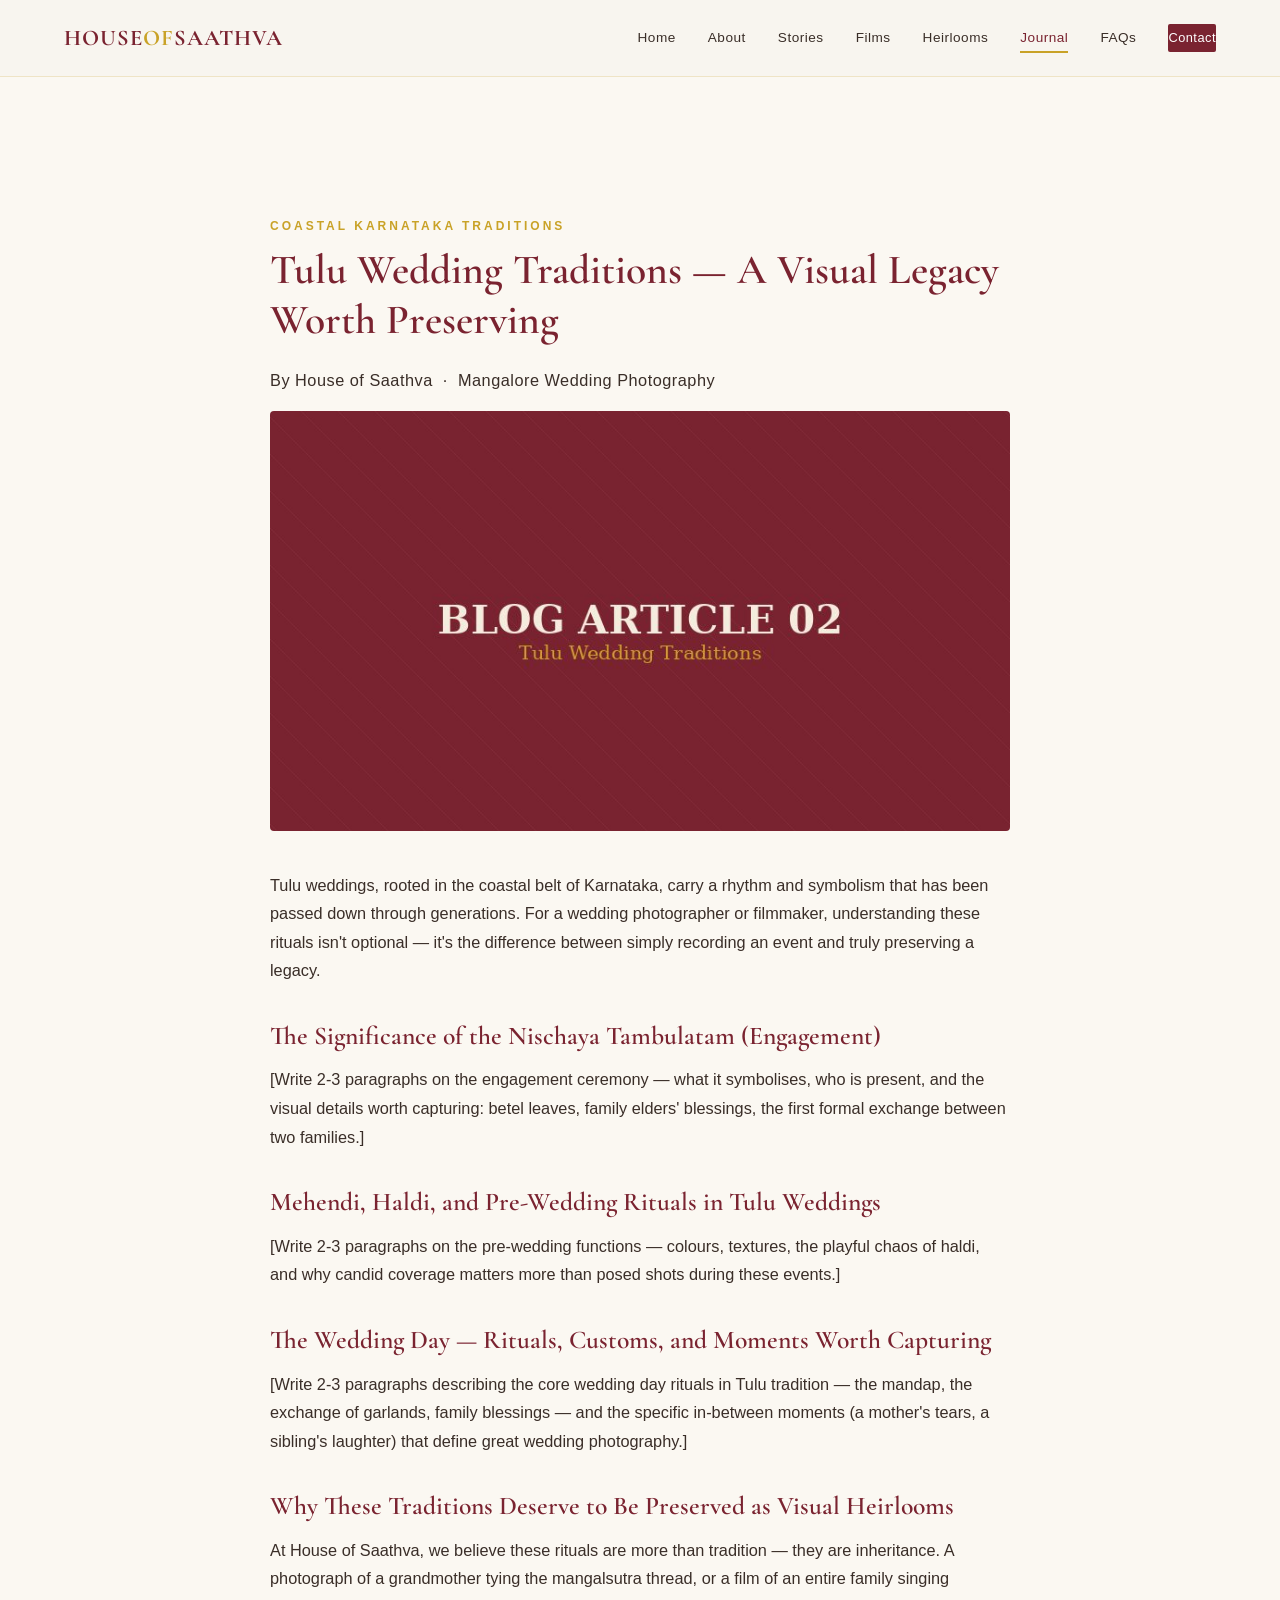
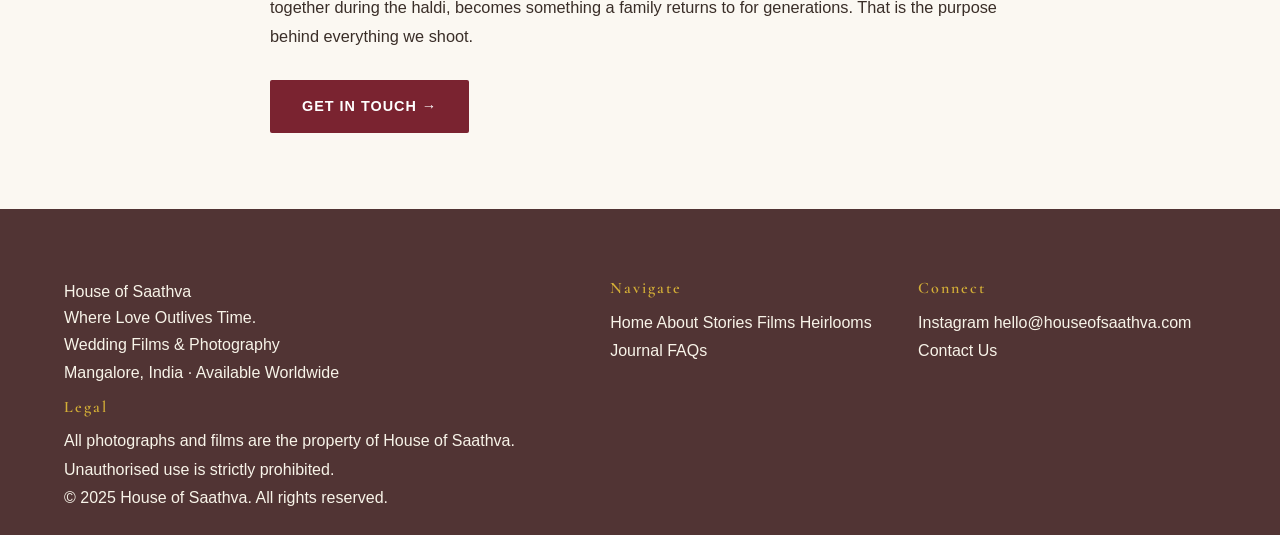
<file: HouseOfSaathva-website/blog-2.html>
<!DOCTYPE html>
<html lang="en">
<head>
<meta charset="UTF-8">
<meta name="viewport" content="width=device-width, initial-scale=1.0">
<title>Tulu Wedding Traditions — A Visual Legacy Worth Preserving | House of Saathva</title>
<meta name="description" content="Exploring Tulu wedding traditions and rituals in coastal Karnataka, and why these moments deserve to be preserved as visual heirlooms by House of Saathva, Mangalore.">
<link rel="icon" href="images/favicon.png">
<link rel="stylesheet" href="css/style.css">
<style>
  .article-body { max-width: 740px; margin: 0 auto; }
  .article-body h1 { font-size: clamp(2rem, 4vw, 2.6rem); margin-bottom: 20px; }
  .article-body h2 { font-size: 1.6rem; margin: 36px 0 14px; color: var(--maroon); }
  .article-body p { font-size: 1.02rem; color: var(--dark); margin-bottom: 16px; line-height: 1.75; }
  .article-meta { color: var(--gray); font-size: 0.85rem; margin-bottom: 30px; letter-spacing: 0.5px; }
  .article-hero-img { width: 100%; height: 420px; object-fit: cover; border-radius: 4px; margin-bottom: 40px; }
</style>
</head>
<body>

<header class="site-header">
  <div class="container">
    <a href="index.html" class="logo">HOUSE <span>OF</span> SAATHVA</a>
    <nav class="nav-links">
      <a href="index.html">Home</a>
      <a href="about.html">About</a>
      <a href="stories.html">Stories</a>
      <a href="films.html">Films</a>
      <a href="heirlooms.html">Heirlooms</a>
      <a href="journal.html" class="active">Journal</a>
      <a href="faqs.html">FAQs</a>
      <a href="contact.html" class="nav-cta">Contact</a>
    </nav>
    <button class="hamburger" aria-label="Toggle menu"><span></span><span></span><span></span></button>
  </div>
</header>

<section style="padding: 140px 0 60px; background: var(--ivory);">
  <div class="container">
    <div class="article-body">
      <span class="eyebrow">Coastal Karnataka Traditions</span>
      <h1>Tulu Wedding Traditions — A Visual Legacy Worth Preserving</h1>
      <p class="article-meta">By House of Saathva &nbsp;·&nbsp; Mangalore Wedding Photography</p>

      <img src="images/blog-2.jpg" alt="Tulu wedding traditions Mangalore coastal Karnataka" class="article-hero-img">

      <!-- INTERN NOTE: Expand each section below into 2-3 full paragraphs.
           Keep keywords like "Tulu wedding", "Mangalore wedding traditions",
           "coastal Karnataka rituals" woven naturally into the text. -->

      <p>
        Tulu weddings, rooted in the coastal belt of Karnataka, carry a rhythm and
        symbolism that has been passed down through generations. For a wedding
        photographer or filmmaker, understanding these rituals isn't optional — it's
        the difference between simply recording an event and truly preserving a legacy.
      </p>

      <h2>The Significance of the Nischaya Tambulatam (Engagement)</h2>
      <p>
        [Write 2-3 paragraphs on the engagement ceremony — what it symbolises, who is
        present, and the visual details worth capturing: betel leaves, family elders'
        blessings, the first formal exchange between two families.]
      </p>

      <h2>Mehendi, Haldi, and Pre-Wedding Rituals in Tulu Weddings</h2>
      <p>
        [Write 2-3 paragraphs on the pre-wedding functions — colours, textures, the
        playful chaos of haldi, and why candid coverage matters more than posed shots
        during these events.]
      </p>

      <h2>The Wedding Day — Rituals, Customs, and Moments Worth Capturing</h2>
      <p>
        [Write 2-3 paragraphs describing the core wedding day rituals in Tulu
        tradition — the mandap, the exchange of garlands, family blessings — and
        the specific in-between moments (a mother's tears, a sibling's laughter)
        that define great wedding photography.]
      </p>

      <h2>Why These Traditions Deserve to Be Preserved as Visual Heirlooms</h2>
      <p>
        At House of Saathva, we believe these rituals are more than tradition — they
        are inheritance. A photograph of a grandmother tying the mangalsutra thread,
        or a film of an entire family singing together during the haldi, becomes
        something a family returns to for generations. That is the purpose behind
        everything we shoot.
      </p>

      <p style="margin-top: 30px;">
        <a href="contact.html" class="btn btn-primary">Get in Touch →</a>
      </p>
    </div>
  </div>
</section>

<footer class="site-footer">
  <div class="container">
    <div class="footer-grid">
      <div class="footer-col">
        <div class="footer-brand">House of Saathva</div>
        <div class="footer-tagline">Where Love Outlives Time.</div>
        <p>Wedding Films & Photography</p>
        <p>Mangalore, India · Available Worldwide</p>
      </div>
      <div class="footer-col">
        <h4>Navigate</h4>
        <a href="index.html">Home</a>
        <a href="about.html">About</a>
        <a href="stories.html">Stories</a>
        <a href="films.html">Films</a>
        <a href="heirlooms.html">Heirlooms</a>
        <a href="journal.html">Journal</a>
        <a href="faqs.html">FAQs</a>
      </div>
      <div class="footer-col">
        <h4>Connect</h4>
        <a href="https://instagram.com/houseofsaathva" target="_blank">Instagram</a>
        <a href="mailto:hello@houseofsaathva.com">hello@houseofsaathva.com</a>
        <a href="contact.html">Contact Us</a>
      </div>
      <div class="footer-col">
        <h4>Legal</h4>
        <p>All photographs and films are the property of House of Saathva.</p>
        <p>Unauthorised use is strictly prohibited.</p>
      </div>
    </div>
    <div class="footer-bottom">© 2025 House of Saathva. All rights reserved.</div>
  </div>
</footer>

<script src="js/main.js"></script>
</body>
</html>
</file>
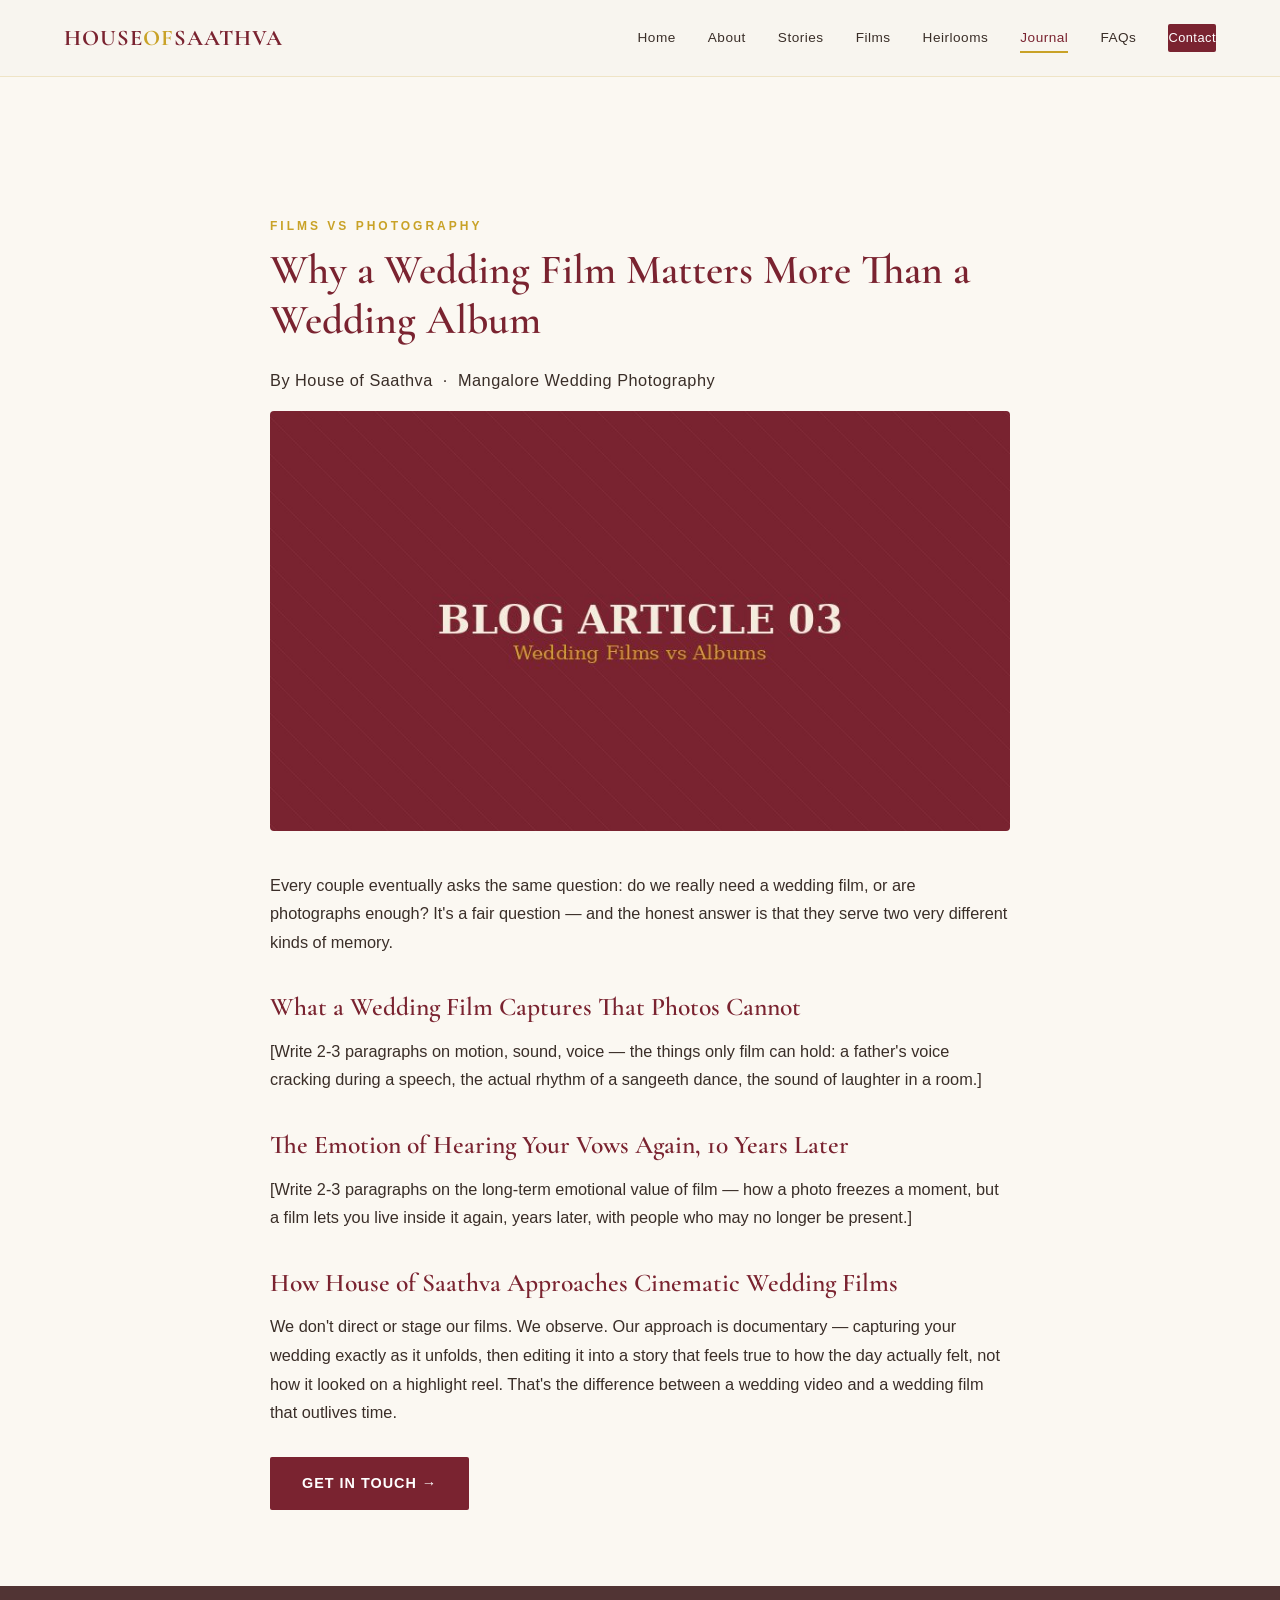
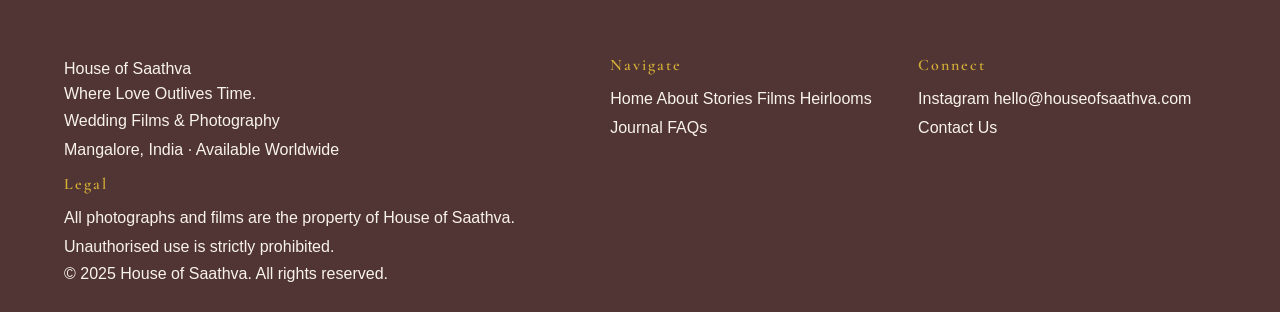
<file: HouseOfSaathva-website/blog-3.html>
<!DOCTYPE html>
<html lang="en">
<head>
<meta charset="UTF-8">
<meta name="viewport" content="width=device-width, initial-scale=1.0">
<title>Why a Wedding Film Matters More Than a Wedding Album | House of Saathva</title>
<meta name="description" content="What a wedding film captures that photographs alone cannot. House of Saathva explores why cinematic wedding films are worth the investment for couples in Mangalore.">
<link rel="icon" href="images/favicon.png">
<link rel="stylesheet" href="css/style.css">
<style>
  .article-body { max-width: 740px; margin: 0 auto; }
  .article-body h1 { font-size: clamp(2rem, 4vw, 2.6rem); margin-bottom: 20px; }
  .article-body h2 { font-size: 1.6rem; margin: 36px 0 14px; color: var(--maroon); }
  .article-body p { font-size: 1.02rem; color: var(--dark); margin-bottom: 16px; line-height: 1.75; }
  .article-meta { color: var(--gray); font-size: 0.85rem; margin-bottom: 30px; letter-spacing: 0.5px; }
  .article-hero-img { width: 100%; height: 420px; object-fit: cover; border-radius: 4px; margin-bottom: 40px; }
</style>
</head>
<body>

<header class="site-header">
  <div class="container">
    <a href="index.html" class="logo">HOUSE <span>OF</span> SAATHVA</a>
    <nav class="nav-links">
      <a href="index.html">Home</a>
      <a href="about.html">About</a>
      <a href="stories.html">Stories</a>
      <a href="films.html">Films</a>
      <a href="heirlooms.html">Heirlooms</a>
      <a href="journal.html" class="active">Journal</a>
      <a href="faqs.html">FAQs</a>
      <a href="contact.html" class="nav-cta">Contact</a>
    </nav>
    <button class="hamburger" aria-label="Toggle menu"><span></span><span></span><span></span></button>
  </div>
</header>

<section style="padding: 140px 0 60px; background: var(--ivory);">
  <div class="container">
    <div class="article-body">
      <span class="eyebrow">Films vs Photography</span>
      <h1>Why a Wedding Film Matters More Than a Wedding Album</h1>
      <p class="article-meta">By House of Saathva &nbsp;·&nbsp; Mangalore Wedding Photography</p>

      <img src="images/blog-3.jpg" alt="Wedding films vs wedding albums comparison" class="article-hero-img">

      <!-- INTERN NOTE: Expand each section below into 2-3 full paragraphs. -->

      <p>
        Every couple eventually asks the same question: do we really need a wedding
        film, or are photographs enough? It's a fair question — and the honest answer
        is that they serve two very different kinds of memory.
      </p>

      <h2>What a Wedding Film Captures That Photos Cannot</h2>
      <p>
        [Write 2-3 paragraphs on motion, sound, voice — the things only film can hold:
        a father's voice cracking during a speech, the actual rhythm of a sangeeth
        dance, the sound of laughter in a room.]
      </p>

      <h2>The Emotion of Hearing Your Vows Again, 10 Years Later</h2>
      <p>
        [Write 2-3 paragraphs on the long-term emotional value of film — how a photo
        freezes a moment, but a film lets you live inside it again, years later, with
        people who may no longer be present.]
      </p>

      <h2>How House of Saathva Approaches Cinematic Wedding Films</h2>
      <p>
        We don't direct or stage our films. We observe. Our approach is documentary —
        capturing your wedding exactly as it unfolds, then editing it into a story
        that feels true to how the day actually felt, not how it looked on a
        highlight reel. That's the difference between a wedding video and a wedding
        film that outlives time.
      </p>

      <p style="margin-top: 30px;">
        <a href="contact.html" class="btn btn-primary">Get in Touch →</a>
      </p>
    </div>
  </div>
</section>

<footer class="site-footer">
  <div class="container">
    <div class="footer-grid">
      <div class="footer-col">
        <div class="footer-brand">House of Saathva</div>
        <div class="footer-tagline">Where Love Outlives Time.</div>
        <p>Wedding Films & Photography</p>
        <p>Mangalore, India · Available Worldwide</p>
      </div>
      <div class="footer-col">
        <h4>Navigate</h4>
        <a href="index.html">Home</a>
        <a href="about.html">About</a>
        <a href="stories.html">Stories</a>
        <a href="films.html">Films</a>
        <a href="heirlooms.html">Heirlooms</a>
        <a href="journal.html">Journal</a>
        <a href="faqs.html">FAQs</a>
      </div>
      <div class="footer-col">
        <h4>Connect</h4>
        <a href="https://instagram.com/houseofsaathva" target="_blank">Instagram</a>
        <a href="mailto:hello@houseofsaathva.com">hello@houseofsaathva.com</a>
        <a href="contact.html">Contact Us</a>
      </div>
      <div class="footer-col">
        <h4>Legal</h4>
        <p>All photographs and films are the property of House of Saathva.</p>
        <p>Unauthorised use is strictly prohibited.</p>
      </div>
    </div>
    <div class="footer-bottom">© 2025 House of Saathva. All rights reserved.</div>
  </div>
</footer>

<script src="js/main.js"></script>
</body>
</html>
</file>
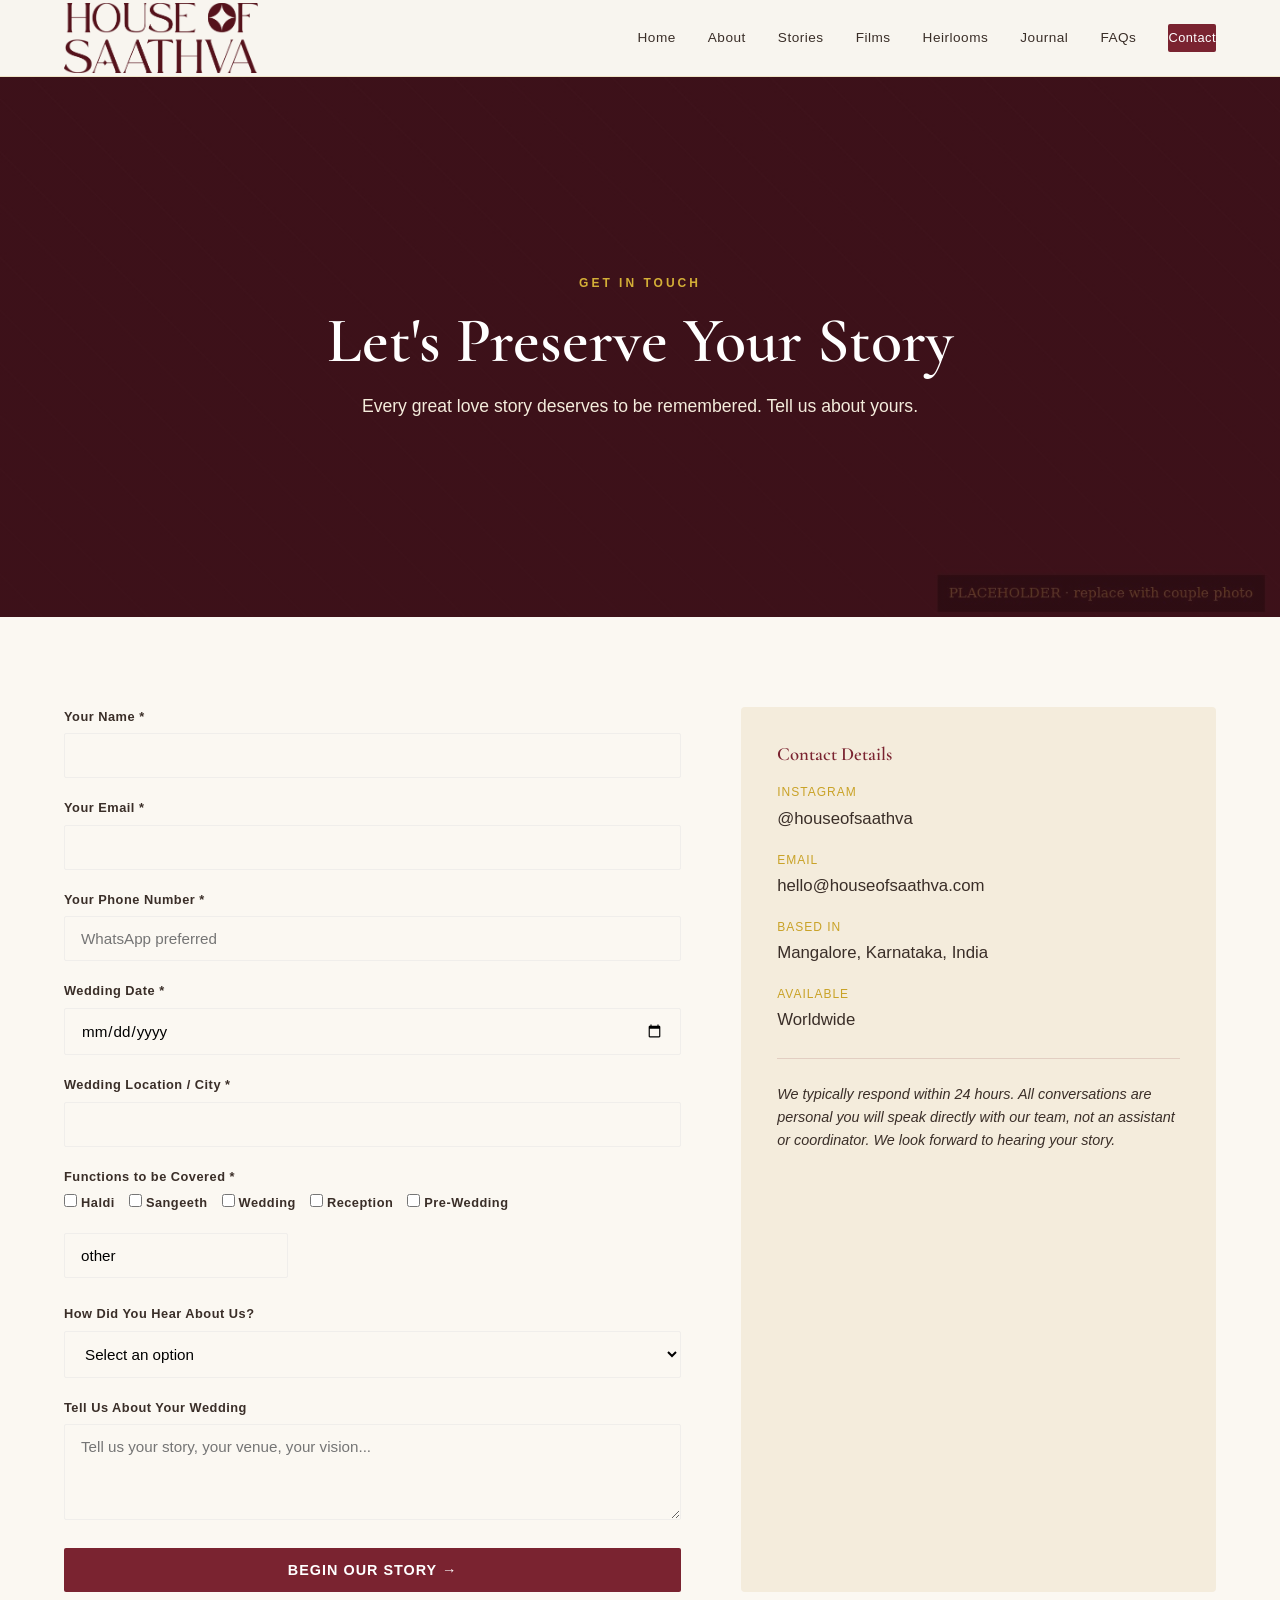
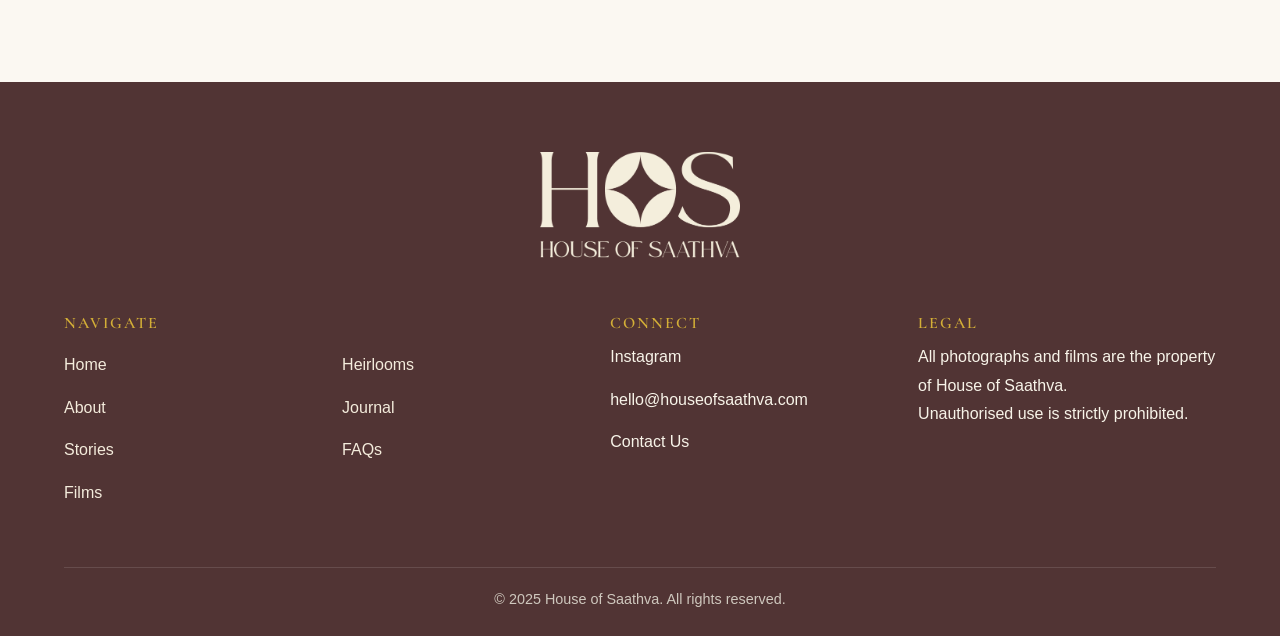
<file: HouseOfSaathva-website/contact.html>
<!DOCTYPE html>
<html lang="en">
<head>
<meta charset="UTF-8">
<meta name="viewport" content="width=device-width, initial-scale=1.0">
<title>Contact House of Saathva | Book Wedding Photography & Films in Mangalore</title>
<meta name="description" content="Get in touch with House of Saathva to book your wedding photography and films in Mangalore. We cover weddings across India and worldwide. Enquire now.">
<link rel="icon" href="images/favicon.png">
<link rel="stylesheet" href="css/style.css">
</head>
<body>

<header class="site-header">
    <div class="container">

        <a href="index.html" class="logo">
            <img src="images/hos-logo.png" alt="House of Saathva Logo">
        </a>

        <nav class="nav-links">
            <a href="index.html">Home</a>
            <a href="about.html">About</a>
            <a href="stories.html">Stories</a>
            <a href="films.html">Films</a>
            <a href="heirlooms.html">Heirlooms</a>
            <a href="journal.html">Journal</a>
            <a href="faqs.html">FAQs</a>
            <a href="contact.html" class="nav-cta">Contact</a>
        </nav>
    <button class="hamburger" aria-label="Toggle menu"><span></span><span></span><span></span></button>
  </div>
</header>

<section class="page-hero" style="background-image: url('images/contact-hero.jpg');">
  <div class="page-hero-content">
    <span class="eyebrow">Get In Touch</span>
    <h1>Let's Preserve Your Story</h1>
    <p>Every great love story deserves to be remembered. Tell us about yours.</p>
  </div>
</section>
<section class="section-ivory">
  <div class="container">
    <div class="contact-grid">

      <!-- ===================== CONTACT FORM =====================
           INTERN SETUP STEPS:
           1. Go to https://formspree.io and create a free account.
           2. Create a new form, copy your form ID.
           3. Replace YOUR_FORMSPREE_ID in the action="" attribute below
              with your real endpoint, e.g. https://formspree.io/f/abcd1234
           The JS in js/main.js already handles the submit + success message. -->
      <form id="contact-form" class="reveal" action="https://formspree.io/f/YOUR_FORMSPREE_ID" method="POST">

        <div class="form-group">
          <label for="name">Your Name *</label>
          <input type="text" id="name" name="name" required>
        </div>

        <div class="form-group">
          <label for="email">Your Email *</label>
          <input type="email" id="email" name="email" required>
        </div>

        <div class="form-group">
          <label for="phone">Your Phone Number *</label>
          <input type="tel" id="phone" name="phone" placeholder="WhatsApp preferred" required>
        </div>

        <div class="form-group">
          <label for="date">Wedding Date *</label>
          <input type="date" id="date" name="wedding_date" required>
        </div>

        <div class="form-group">
          <label for="location">Wedding Location / City *</label>
          <input type="text" id="location" name="location" required>
        </div>

        <div class="form-group">
          <label>Functions to be Covered *</label>
          <div class="checkbox-group">
            <label class="checkbox-item"><input type="checkbox" name="functions" value="Haldi"> Haldi</label>
            <label class="checkbox-item"><input type="checkbox" name="functions" value="Sangeeth"> Sangeeth</label>
            <label class="checkbox-item"><input type="checkbox" name="functions" value="Wedding"> Wedding</label>
            <label class="checkbox-item"><input type="checkbox" name="functions" value="Reception"> Reception</label>
            <label class="checkbox-item"><input type="checkbox" name="functions" value="Pre-Wedding"> Pre-Wedding</label>
            <label class="checkbox-item"><input type="textbox" name="functions" value="other"></label>
          </div>
        </div>

        <div class="form-group">
          <label for="source">How Did You Hear About Us?</label>
          <select id="source" name="source">
            <option value="">Select an option</option>
            <option value="Instagram">Instagram</option>
            <option value="Word of Mouth">Word of Mouth</option>
            <option value="Google">Google</option>
            <option value="WeddingSutra">WeddingSutra</option>
            <option value="Other">other</option>
          </select>
        </div>

        <div class="form-group">
          <label for="message">Tell Us About Your Wedding</label>
          <textarea id="message" name="message" rows="4" placeholder="Tell us your story, your venue, your vision..."></textarea>
        </div>

        <button type="submit" class="btn btn-primary" style="width: 100%;">Begin Our Story →</button>

        <div id="form-status" class="form-status"></div>
      </form>

      <!-- ===================== CONTACT INFO ===================== -->
      <div class="contact-info reveal">
        <h3>Contact Details</h3>

        <div class="contact-info-item">
          <span class="label">Instagram</span>
          <span class="value"><a href="https://instagram.com/houseofsaathva" target="_blank">@houseofsaathva</a></span>
        </div>

        <div class="contact-info-item">
          <span class="label">Email</span>
          <span class="value"><a href="mailto:hello@houseofsaathva.com">hello@houseofsaathva.com</a></span>
        </div>

        <div class="contact-info-item">
          <span class="label">Based In</span>
          <span class="value">Mangalore, Karnataka, India</span>
        </div>

        <div class="contact-info-item">
          <span class="label">Available</span>
          <span class="value">Worldwide</span>
        </div>

        <hr style="border: none; border-top: 1px solid rgba(122,35,48,0.15); margin: 24px 0;">

        <p style="font-size: 0.9rem; color: var(--dark); font-style: italic;">
          We typically respond within 24 hours. All conversations are personal
          you will speak directly with our team, not an assistant or coordinator.
          We look forward to hearing your story.
        </p>
      </div>

    </div>
  </div>
</section>

<footer class="site-footer">

    <div class="footer-logo">
        <img src="images/HOS_Red_Short_Logo.png" alt="House of Saathva">
    </div>

    <div class="container">

        <div class="footer-grid">

            <!-- NAVIGATE -->
            <div class="footer-col">

                <h4>NAVIGATE</h4>

                <div class="footer-nav-grid">

                    <ul>
                        <li><a href="index.html">Home</a></li>
                        <li><a href="about.html">About</a></li>
                        <li><a href="stories.html">Stories</a></li>
                        <li><a href="films.html">Films</a></li>
                    </ul>

                    <ul>
                        <li><a href="heirlooms.html">Heirlooms</a></li>
                        <li><a href="journal.html">Journal</a></li>
                        <li><a href="faqs.html">FAQs</a></li>
                    </ul>

                </div>

            </div>

            <!-- CONNECT -->
            <div class="footer-col">

                <h4>CONNECT</h4>

                <ul>
                    <li><a href="#">Instagram</a></li>
                    <li><a href="mailto:hello@houseofsaathva.com">hello@houseofsaathva.com</a></li>
                    <li><a href="contact.html">Contact Us</a></li>
                </ul>

            </div>

            <!-- LEGAL -->
            <div class="footer-col">

                <h4>LEGAL</h4>

                <p>All photographs and films are the property of House of Saathva.</p>

                <p>Unauthorised use is strictly prohibited.</p>

            </div>

        </div>

        <hr>

        <p class="copyright">
            © 2025 House of Saathva. All rights reserved.
        </p>

    </div>

</footer>


<script src="js/main.js"></script>
</body>
</html>
</file>
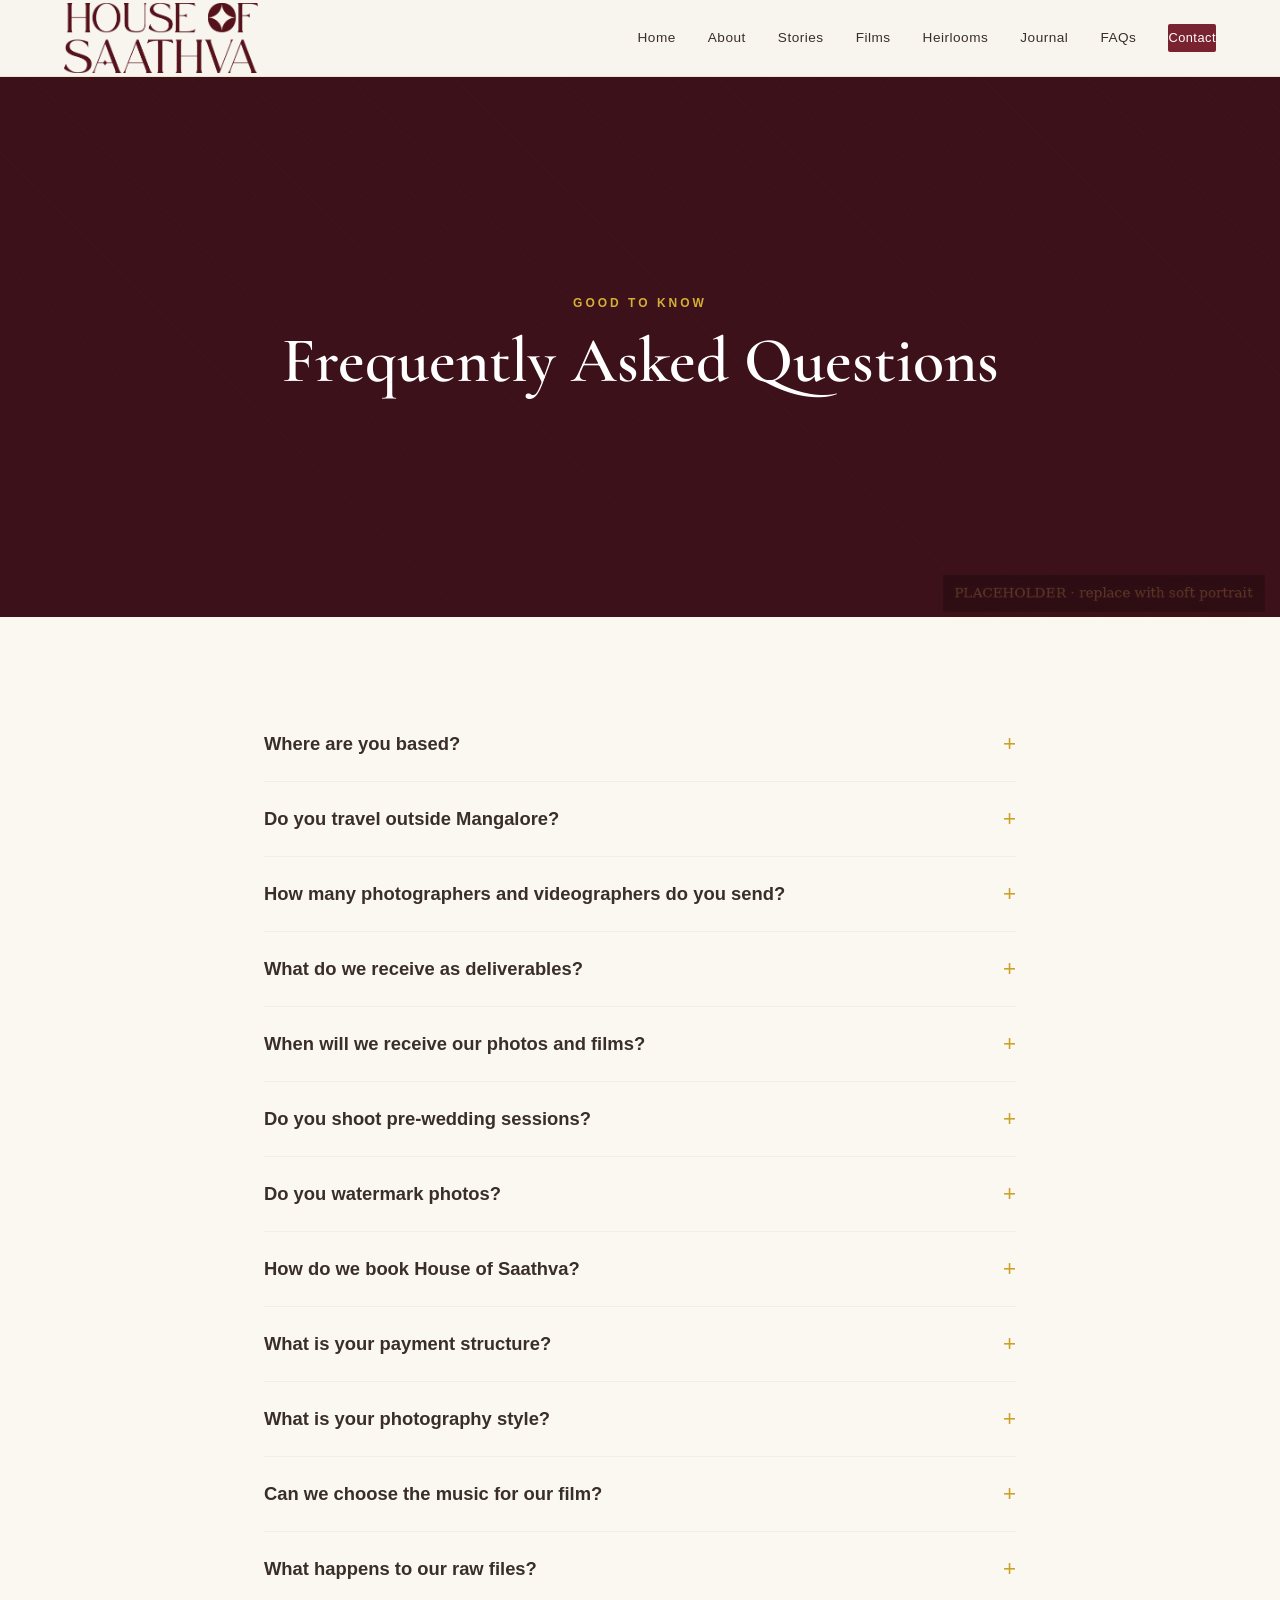
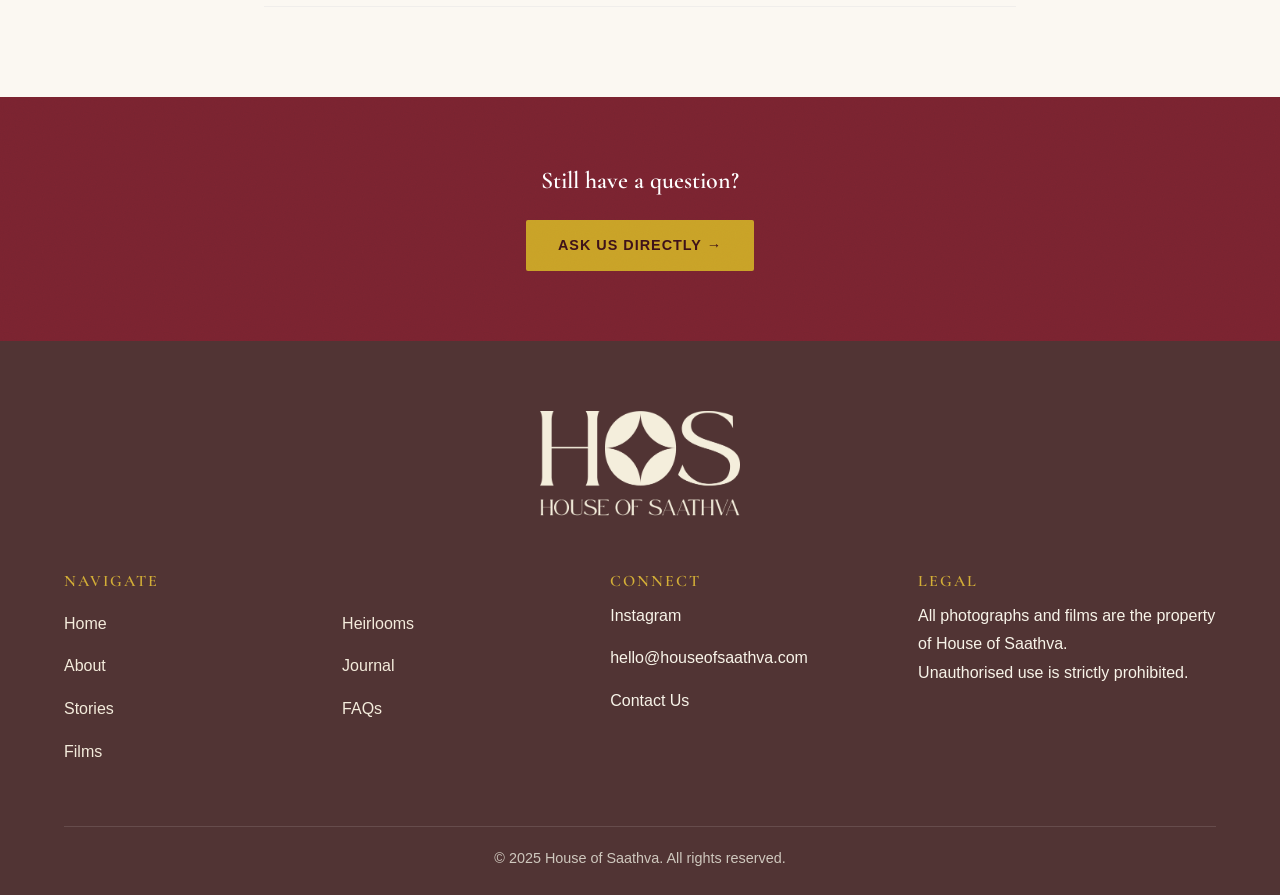
<file: HouseOfSaathva-website/faqs.html>
<!DOCTYPE html>
<html lang="en">
<head>
<meta charset="UTF-8">
<meta name="viewport" content="width=device-width, initial-scale=1.0">
<title>FAQs | House of Saathva Wedding Photography & Films Mangalore</title>
<meta name="description" content="Frequently asked questions about House of Saathva's wedding photography and films in Mangalore. Learn about our packages, delivery timelines, crew, and how to book.">
<link rel="icon" href="images/favicon.png">
<link rel="stylesheet" href="css/style.css">

<!-- ===================== FAQ SCHEMA MARKUP =====================
     INTERN NOTE: This JSON-LD block helps FAQs show up directly in
     Google search results as expandable rich snippets. Keep the
     questions/answers here in sync with the visible accordion below. -->
<script type="application/ld+json">
{
  "@context": "https://schema.org",
  "@type": "FAQPage",
  "mainEntity": [
    {
      "@type": "Question",
      "name": "Where are you based?",
      "acceptedAnswer": {
        "@type": "Answer",
        "text": "House of Saathva is based in Mangalore, Karnataka, India. We cover weddings across Mangalore, Udupi, Bangalore, Goa, and are available for destination weddings anywhere in India and worldwide."
      }
    },
    {
      "@type": "Question",
      "name": "Do you travel outside Mangalore?",
      "acceptedAnswer": {
        "@type": "Answer",
        "text": "Yes, absolutely. We are available worldwide. Travel and accommodation costs for out-of-Mangalore weddings are charged separately and will be communicated transparently before booking."
      }
    },
    {
      "@type": "Question",
      "name": "How many photographers and videographers do you send?",
      "acceptedAnswer": {
        "@type": "Answer",
        "text": "Our crew varies by package and event. A typical full wedding coverage includes a lead cinematographer, a traditional videographer, a candid photographer, and a traditional photographer. We customise the crew based on your specific celebration."
      }
    },
    {
      "@type": "Question",
      "name": "What do we receive as deliverables?",
      "acceptedAnswer": {
        "@type": "Answer",
        "text": "Deliverables depend on your package but typically include a cinematic wedding highlight film, Instagram reels for each event, a curated set of fully edited photographs, and all raw files. We handover everything on a hard drive and via cloud link."
      }
    },
    {
      "@type": "Question",
      "name": "When will we receive our photos and films?",
      "acceptedAnswer": {
        "@type": "Answer",
        "text": "Edited highlights and reels are delivered within 30-45 days. Full-length films and complete photo albums may take up to 60-75 days. We will always give you a clear timeline at the time of booking."
      }
    },
    {
      "@type": "Question",
      "name": "Do you shoot pre-wedding sessions?",
      "acceptedAnswer": {
        "@type": "Answer",
        "text": "Yes — we call these Heirloom Sessions. They are intimate, editorial couple shoots in locations that matter to you. These can happen in Mangalore, Coorg, Goa, or wherever your story lives."
      }
    },
    {
      "@type": "Question",
      "name": "Do you watermark photos?",
      "acceptedAnswer": {
        "@type": "Answer",
        "text": "No, we do not watermark any of your photos or videos. However, we do ask that when raw footage or photos are shared publicly or used externally, House of Saathva is tagged and credited (@houseofsaathva)."
      }
    },
    {
      "@type": "Question",
      "name": "How do we book House of Saathva?",
      "acceptedAnswer": {
        "@type": "Answer",
        "text": "Start by filling the enquiry form on our Contact page or writing to us on Instagram (@houseofsaathva). Once we discuss your wedding details and confirm availability, we secure your date with an advance payment. Bookings are only confirmed after the advance is received."
      }
    },
    {
      "@type": "Question",
      "name": "What is your payment structure?",
      "acceptedAnswer": {
        "@type": "Answer",
        "text": "We follow a three-part payment: 30% advance at the time of booking, 40% on the wedding day, and the remaining 30% after final delivery and corrections. Full package pricing will be shared during our initial conversation."
      }
    },
    {
      "@type": "Question",
      "name": "What is your photography style?",
      "acceptedAnswer": {
        "@type": "Answer",
        "text": "We are documentary storytellers. We believe in preserving your wedding as it naturally unfolds — the quiet moments, the emotional exchanges, the laughter between rituals. We do not direct or stage moments. We observe, anticipate, and preserve."
      }
    },
    {
      "@type": "Question",
      "name": "Can we choose the music for our film?",
      "acceptedAnswer": {
        "@type": "Answer",
        "text": "Yes. Once you have heard our initial suggestions, you are welcome to request a specific song for your highlight film. Once editing begins, the music selection is final."
      }
    },
    {
      "@type": "Question",
      "name": "What happens to our raw files?",
      "acceptedAnswer": {
        "@type": "Answer",
        "text": "All raw photos and videos are handed over to you as part of your package. They are delivered on a hard drive (either provided by you or charged separately). We retain a backup copy for up to six months."
      }
    }
  ]
}
</script>
</head>
<body>

<header class="site-header">
    <div class="container">

        <a href="index.html" class="logo">
            <img src="images/hos-logo.png" alt="House of Saathva Logo">
        </a>

        <nav class="nav-links">
            <a href="index.html">Home</a>
            <a href="about.html">About</a>
            <a href="stories.html">Stories</a>
            <a href="films.html">Films</a>
            <a href="heirlooms.html">Heirlooms</a>
            <a href="journal.html">Journal</a>
            <a href="faqs.html">FAQs</a>
            <a href="contact.html" class="nav-cta">Contact</a>
        </nav>
    <button class="hamburger" aria-label="Toggle menu"><span></span><span></span><span></span></button>
  </div>
</header>

<section class="page-hero" style="background-image: url('images/faqs-hero.jpg');">
  <div class="page-hero-content">
    <span class="eyebrow">Good to Know</span>
    <h1>Frequently Asked Questions</h1>
  </div>
</section>

<section class="section-ivory">
  <div class="container" style="max-width: 800px;">

    <div class="faq-item reveal">
      <button class="faq-question"><h3>Where are you based?</h3><span class="faq-icon">+</span></button>
      <div class="faq-answer"><p>House of Saathva is based in Mangalore, Karnataka, India. We cover weddings across Mangalore, Udupi, Bangalore, Goa, and are available for destination weddings anywhere in India and worldwide.</p></div>
    </div>

    <div class="faq-item reveal">
      <button class="faq-question"><h3>Do you travel outside Mangalore?</h3><span class="faq-icon">+</span></button>
      <div class="faq-answer"><p>Yes, absolutely. We are available worldwide. Travel and accommodation costs for out of Mangalore weddings are charged separately and will be communicated transparently before booking.</p></div>
    </div>

    <div class="faq-item reveal">
      <button class="faq-question"><h3>How many photographers and videographers do you send?</h3><span class="faq-icon">+</span></button>
      <div class="faq-answer"><p>Our crew varies by package and event. A typical full wedding coverage includes a lead cinematographer, a traditional videographer, a candid photographer, and a traditional photographer. We customise the crew based on your specific celebration.</p></div>
    </div>

    <div class="faq-item reveal">
      <button class="faq-question"><h3>What do we receive as deliverables?</h3><span class="faq-icon">+</span></button>
      <div class="faq-answer"><p>Deliverables depend on your package but typically include a cinematic wedding highlight film, Instagram reels for each event, a curated set of fully edited photographs, and all raw files. We handover everything on a hard drive and via cloud link.</p></div>
    </div>

    <div class="faq-item reveal">
      <button class="faq-question"><h3>When will we receive our photos and films?</h3><span class="faq-icon">+</span></button>
      <div class="faq-answer"><p>Edited highlights and reels are delivered within 30-45 days. Full-length films and complete photo albums may take up to 60-75 days. We will always give you a clear timeline at the time of booking.</p></div>
    </div>

    <div class="faq-item reveal">
      <button class="faq-question"><h3>Do you shoot pre-wedding sessions?</h3><span class="faq-icon">+</span></button>
      <div class="faq-answer"><p>Yes, we call these Heirloom Sessions. They are intimate, editorial couple shoots in locations that matter to you. These can happen in Mangalore, Coorg, Goa, or wherever your story lives.</p></div>
    </div>

    <div class="faq-item reveal">
      <button class="faq-question"><h3>Do you watermark photos?</h3><span class="faq-icon">+</span></button>
      <div class="faq-answer"><p>No, we do not watermark any of your photos or videos. However, we do ask that when raw footage or photos are shared publicly or used externally, House of Saathva is tagged and credited (@houseofsaathva).</p></div>
    </div>

    <div class="faq-item reveal">
      <button class="faq-question"><h3>How do we book House of Saathva?</h3><span class="faq-icon">+</span></button>
      <div class="faq-answer"><p>Start by filling the enquiry form on our Contact page or writing to us on Instagram (@houseofsaathva). Once we discuss your wedding details and confirm availability, we secure your date with an advance payment. Bookings are only confirmed after the advance is received.</p></div>
    </div>

    <div class="faq-item reveal">
      <button class="faq-question"><h3>What is your payment structure?</h3><span class="faq-icon">+</span></button>
      <div class="faq-answer"><p>We follow a three part payment: 30% advance at the time of booking, 40% on the wedding day, and the remaining 30% after final delivery and corrections. Full package pricing will be shared during our initial conversation.</p></div>
    </div>

    <div class="faq-item reveal">
      <button class="faq-question"><h3>What is your photography style?</h3><span class="faq-icon">+</span></button>
      <div class="faq-answer"><p>We are documentary storytellers. We believe in preserving your wedding as it naturally unfolds the quiet moments, the emotional exchanges, the laughter between rituals. We do not direct or stage moments. We observe, anticipate, and preserve.</p></div>
    </div>

    <div class="faq-item reveal">
      <button class="faq-question"><h3>Can we choose the music for our film?</h3><span class="faq-icon">+</span></button>
      <div class="faq-answer"><p>Yes. Once you have heard our initial suggestions, you are welcome to request a specific song for your highlight film. Once editing begins, the music selection is final.</p></div>
    </div>

    <div class="faq-item reveal">
      <button class="faq-question"><h3>What happens to our raw files?</h3><span class="faq-icon">+</span></button>
      <div class="faq-answer"><p>All raw photos and videos are handed over to you as part of your package. They are delivered on a hard drive (either provided by you or charged separately).</p></div>
    </div>

  </div>
</section>

<section class="cta-banner texture-grain">
  <h2>Still have a question?</h2>
  <a href="contact.html" class="btn btn-gold">Ask Us Directly →</a>
</section>

<footer class="site-footer">

    <div class="footer-logo">
        <img src="images/HOS_Red_Short_Logo.png" alt="House of Saathva">
    </div>

    <div class="container">

        <div class="footer-grid">

            <!-- NAVIGATE -->
            <div class="footer-col">

                <h4>NAVIGATE</h4>

                <div class="footer-nav-grid">

                    <ul>
                        <li><a href="index.html">Home</a></li>
                        <li><a href="about.html">About</a></li>
                        <li><a href="stories.html">Stories</a></li>
                        <li><a href="films.html">Films</a></li>
                    </ul>

                    <ul>
                        <li><a href="heirlooms.html">Heirlooms</a></li>
                        <li><a href="journal.html">Journal</a></li>
                        <li><a href="faqs.html">FAQs</a></li>
                    </ul>

                </div>

            </div>

            <!-- CONNECT -->
            <div class="footer-col">

                <h4>CONNECT</h4>

                <ul>
                    <li><a href="#">Instagram</a></li>
                    <li><a href="mailto:hello@houseofsaathva.com">hello@houseofsaathva.com</a></li>
                    <li><a href="contact.html">Contact Us</a></li>
                </ul>

            </div>

            <!-- LEGAL -->
            <div class="footer-col">

                <h4>LEGAL</h4>

                <p>All photographs and films are the property of House of Saathva.</p>

                <p>Unauthorised use is strictly prohibited.</p>

            </div>

        </div>

        <hr>

        <p class="copyright">
            © 2025 House of Saathva. All rights reserved.
        </p>

    </div>

</footer>

<script src="js/main.js"></script>
</body>
</html>
</file>
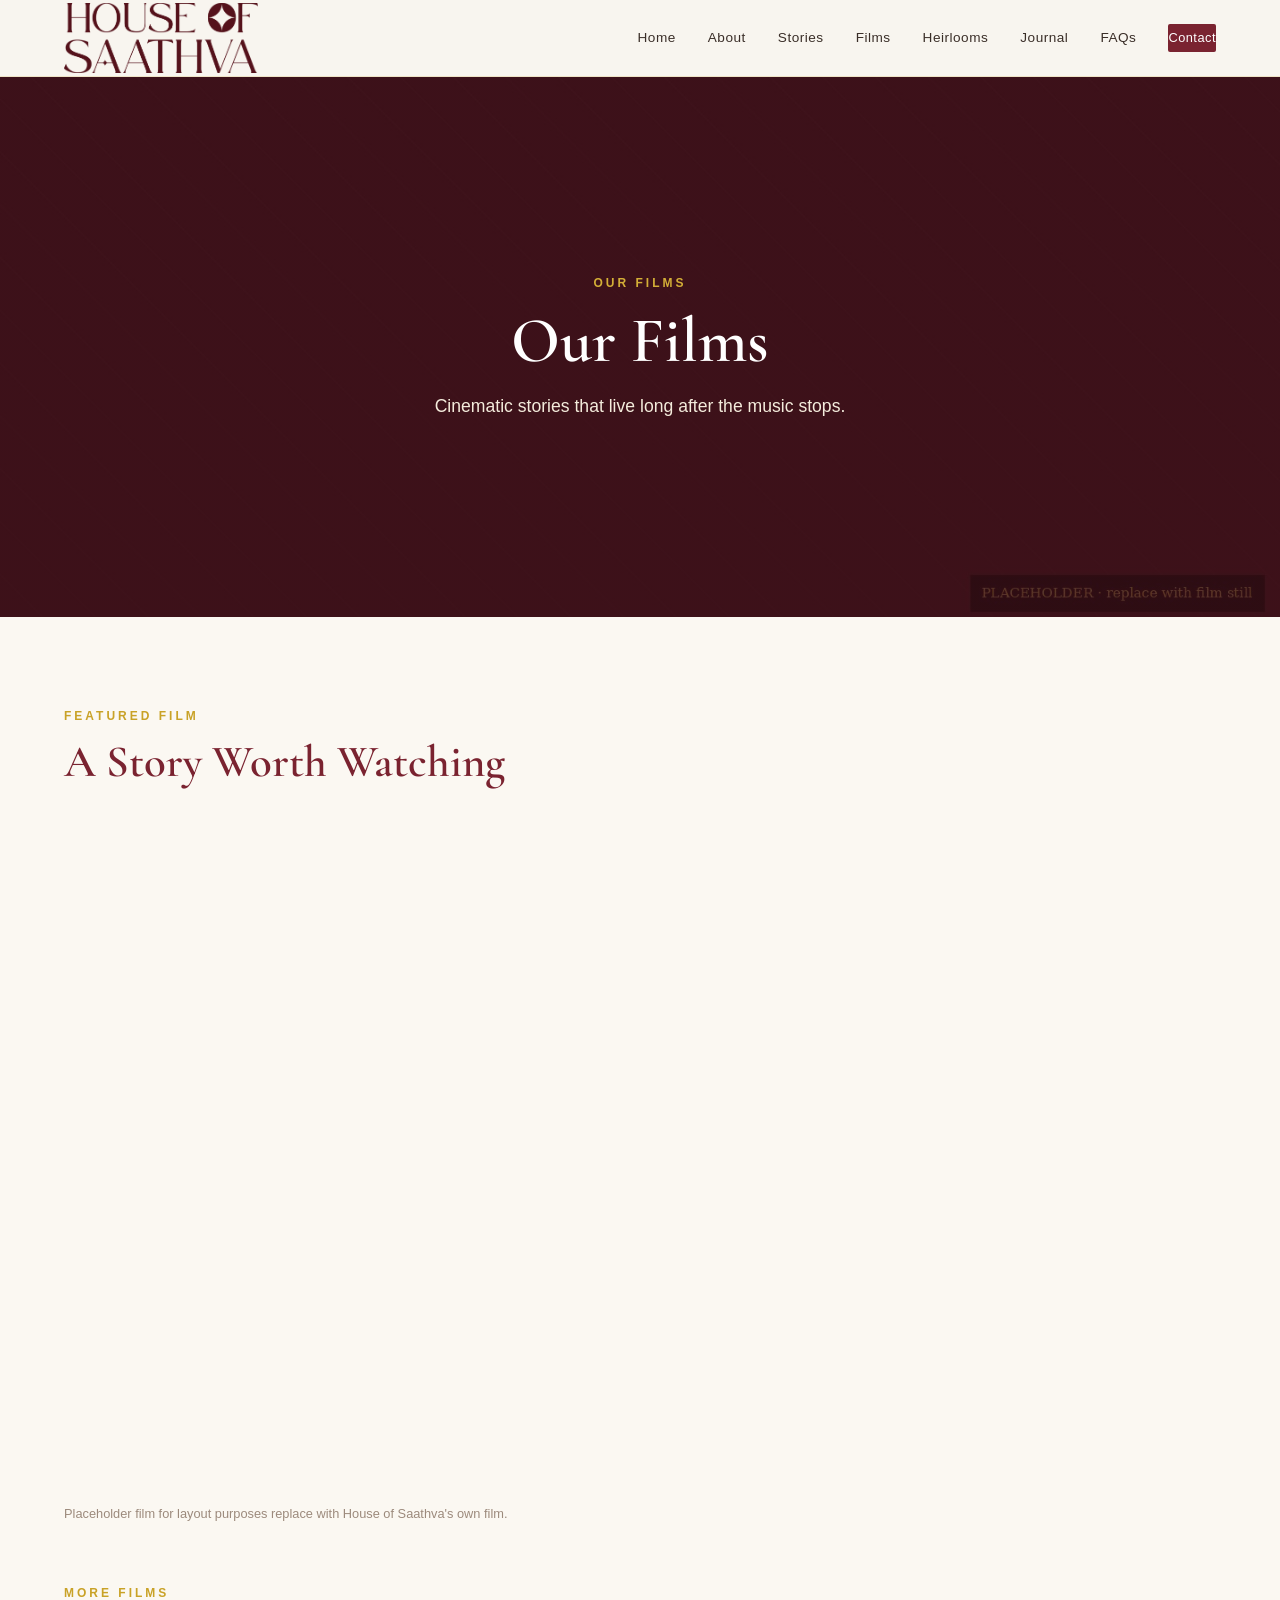
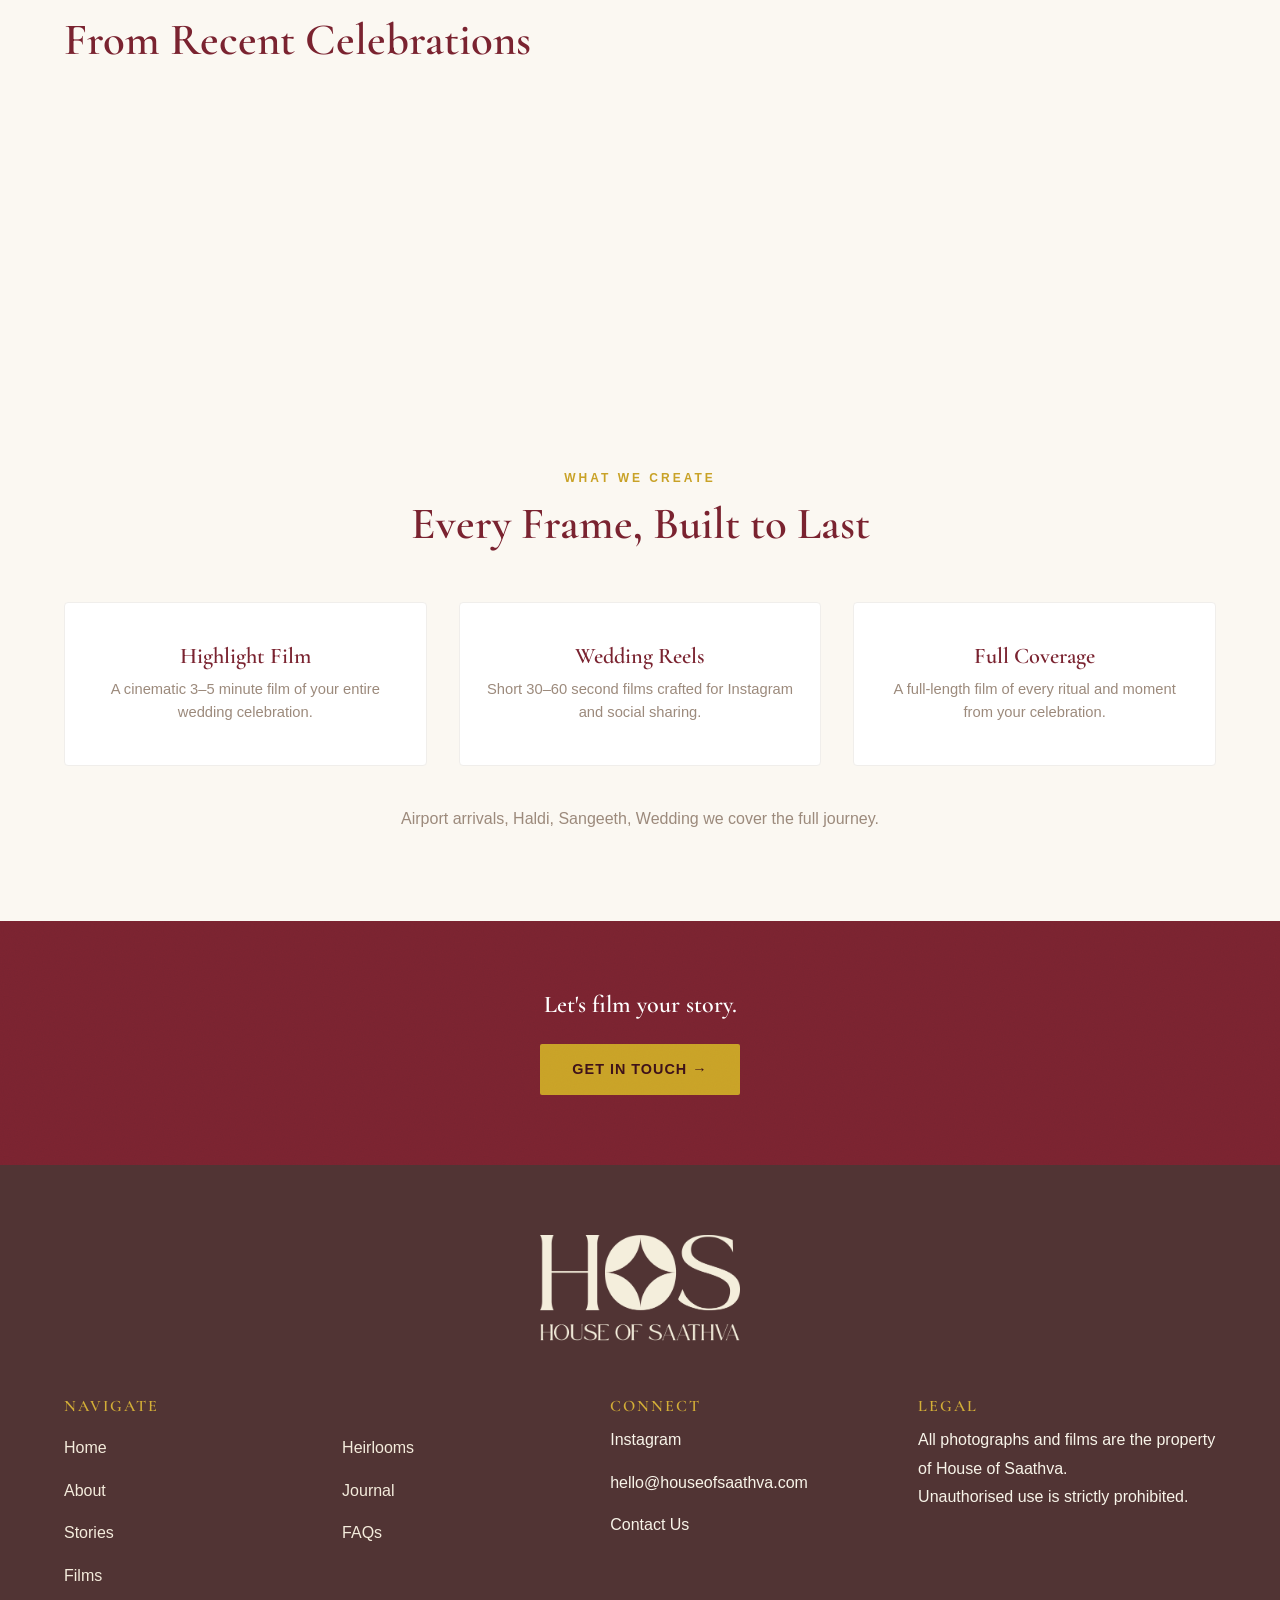
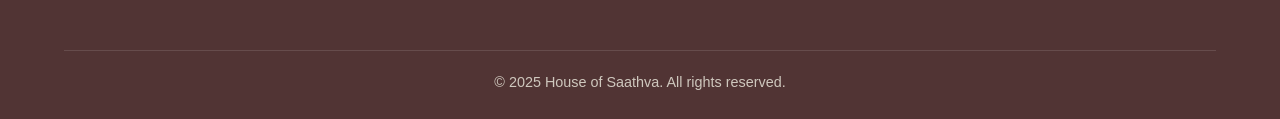
<file: HouseOfSaathva-website/films.html>
<!DOCTYPE html>
<html lang="en">
<head>
<meta charset="UTF-8">
<meta name="viewport" content="width=device-width, initial-scale=1.0">
<title>Wedding Films | House of Saathva — Cinematic Wedding Videographer Mangalore</title>
<meta name="description" content="Watch cinematic wedding films by House of Saathva, Mangalore's premier wedding filmmaking studio. We create timeless highlight films, reels, and full-length wedding videos.">
<link rel="icon" href="images/favicon.png">
<link rel="stylesheet" href="css/style.css">
</head>
<body>

<header class="site-header">
    <div class="container">

        <a href="index.html" class="logo">
            <img src="images/hos-logo.png" alt="House of Saathva Logo">
        </a>

        <nav class="nav-links">
            <a href="index.html">Home</a>
            <a href="about.html">About</a>
            <a href="stories.html">Stories</a>
            <a href="films.html">Films</a>
            <a href="heirlooms.html">Heirlooms</a>
            <a href="journal.html">Journal</a>
            <a href="faqs.html">FAQs</a>
            <a href="contact.html" class="nav-cta">Contact</a>
        </nav>
    <button class="hamburger" aria-label="Toggle menu"><span></span><span></span><span></span></button>
  </div>
</header>

<section class="page-hero" style="background-image: url('images/films-hero.jpg');">
  <div class="page-hero-content">
    <span class="eyebrow">Our Films</span>
    <h1>Our Films</h1>
    <p>Cinematic stories that live long after the music stops.</p>
  </div>
</section>

<section class="section-ivory">
  <div class="container">

    <!-- ===================== FEATURED FILM =====================
         INTERN NOTE: Embed any cinematic Indian wedding highlight film from
         YouTube for layout purposes (search "cinematic Indian wedding film 4K").
         Replace src below with the real House of Saathva film once ready.
         Always credit the original filmmaker in a caption until replaced. -->
    <div class="reveal" style="margin-bottom: 16px;">
      <span class="eyebrow">Featured Film</span>
      <h2 class="section-title">A Story Worth Watching</h2>
    </div>
    <div class="film-featured reveal">
      <iframe src="https://www.youtube.com/embed/dQw4w9WgXcQ" title="House of Saathva wedding film placeholder" allow="accelerometer; autoplay; clipboard-write; encrypted-media; gyroscope; picture-in-picture" allowfullscreen></iframe>
    </div>
    <p style="font-size: 0.8rem; color: var(--gray); margin-bottom: 60px;">Placeholder film for layout purposes replace with House of Saathva's own film.</p>

    <!-- ===================== FILM GRID ===================== -->
    <div class="reveal" style="margin-bottom: 16px;">
      <span class="eyebrow">More Films</span>
      <h2 class="section-title">From Recent Celebrations</h2>
    </div>
    <div class="film-grid reveal">
      <div class="film-thumb">
        <iframe src="https://www.youtube.com/embed/dQw4w9WgXcQ" title="Hindu wedding film placeholder" allowfullscreen></iframe>
      </div>
      <div class="film-thumb">
        <iframe src="https://www.youtube.com/embed/dQw4w9WgXcQ" title="South Indian wedding film placeholder" allowfullscreen></iframe>
      </div>
      <div class="film-thumb">
        <iframe src="https://www.youtube.com/embed/dQw4w9WgXcQ" title="Intimate wedding film placeholder" allowfullscreen></iframe>
      </div>
    </div>
  </div>
</section>

<!-- ===================== WHAT WE CREATE ===================== -->
<section class="section-ivory">
  <div class="container">
    <div class="center reveal" style="margin-bottom: 50px;">
      <span class="eyebrow">What We Create</span>
      <h2 class="section-title">Every Frame, Built to Last</h2>
    </div>
    <div class="services-grid reveal">
      <div class="service-card">
        <h3>Highlight Film</h3>
        <p>A cinematic 3–5 minute film of your entire wedding celebration.</p>
      </div>
      <div class="service-card">
        <h3>Wedding Reels</h3>
        <p>Short 30–60 second films crafted for Instagram and social sharing.</p>
      </div>
      <div class="service-card">
        <h3>Full Coverage</h3>
        <p>A full-length film of every ritual and moment from your celebration.</p>
      </div>
    </div>
    <p class="center reveal" style="margin-top: 40px; color: var(--gray);">Airport arrivals, Haldi, Sangeeth, Wedding we cover the full journey.</p>
  </div>
</section>

<section class="cta-banner texture-grain">
  <h2>Let's film your story.</h2>
  <a href="contact.html" class="btn btn-gold">Get in Touch →</a>
</section>

<footer class="site-footer">

    <div class="footer-logo">
        <img src="images/HOS_Red_Short_Logo.png" alt="House of Saathva">
    </div>

    <div class="container">

        <div class="footer-grid">

            <!-- NAVIGATE -->
            <div class="footer-col">

                <h4>NAVIGATE</h4>

                <div class="footer-nav-grid">

                    <ul>
                        <li><a href="index.html">Home</a></li>
                        <li><a href="about.html">About</a></li>
                        <li><a href="stories.html">Stories</a></li>
                        <li><a href="films.html">Films</a></li>
                    </ul>

                    <ul>
                        <li><a href="heirlooms.html">Heirlooms</a></li>
                        <li><a href="journal.html">Journal</a></li>
                        <li><a href="faqs.html">FAQs</a></li>
                    </ul>

                </div>

            </div>

            <!-- CONNECT -->
            <div class="footer-col">

                <h4>CONNECT</h4>

                <ul>
                    <li><a href="#">Instagram</a></li>
                    <li><a href="mailto:hello@houseofsaathva.com">hello@houseofsaathva.com</a></li>
                    <li><a href="contact.html">Contact Us</a></li>
                </ul>

            </div>

            <!-- LEGAL -->
            <div class="footer-col">

                <h4>LEGAL</h4>

                <p>All photographs and films are the property of House of Saathva.</p>

                <p>Unauthorised use is strictly prohibited.</p>

            </div>

        </div>

        <hr>

        <p class="copyright">
            © 2025 House of Saathva. All rights reserved.
        </p>

    </div>

</footer>


<script src="js/main.js"></script>
</body>
</html>
</file>
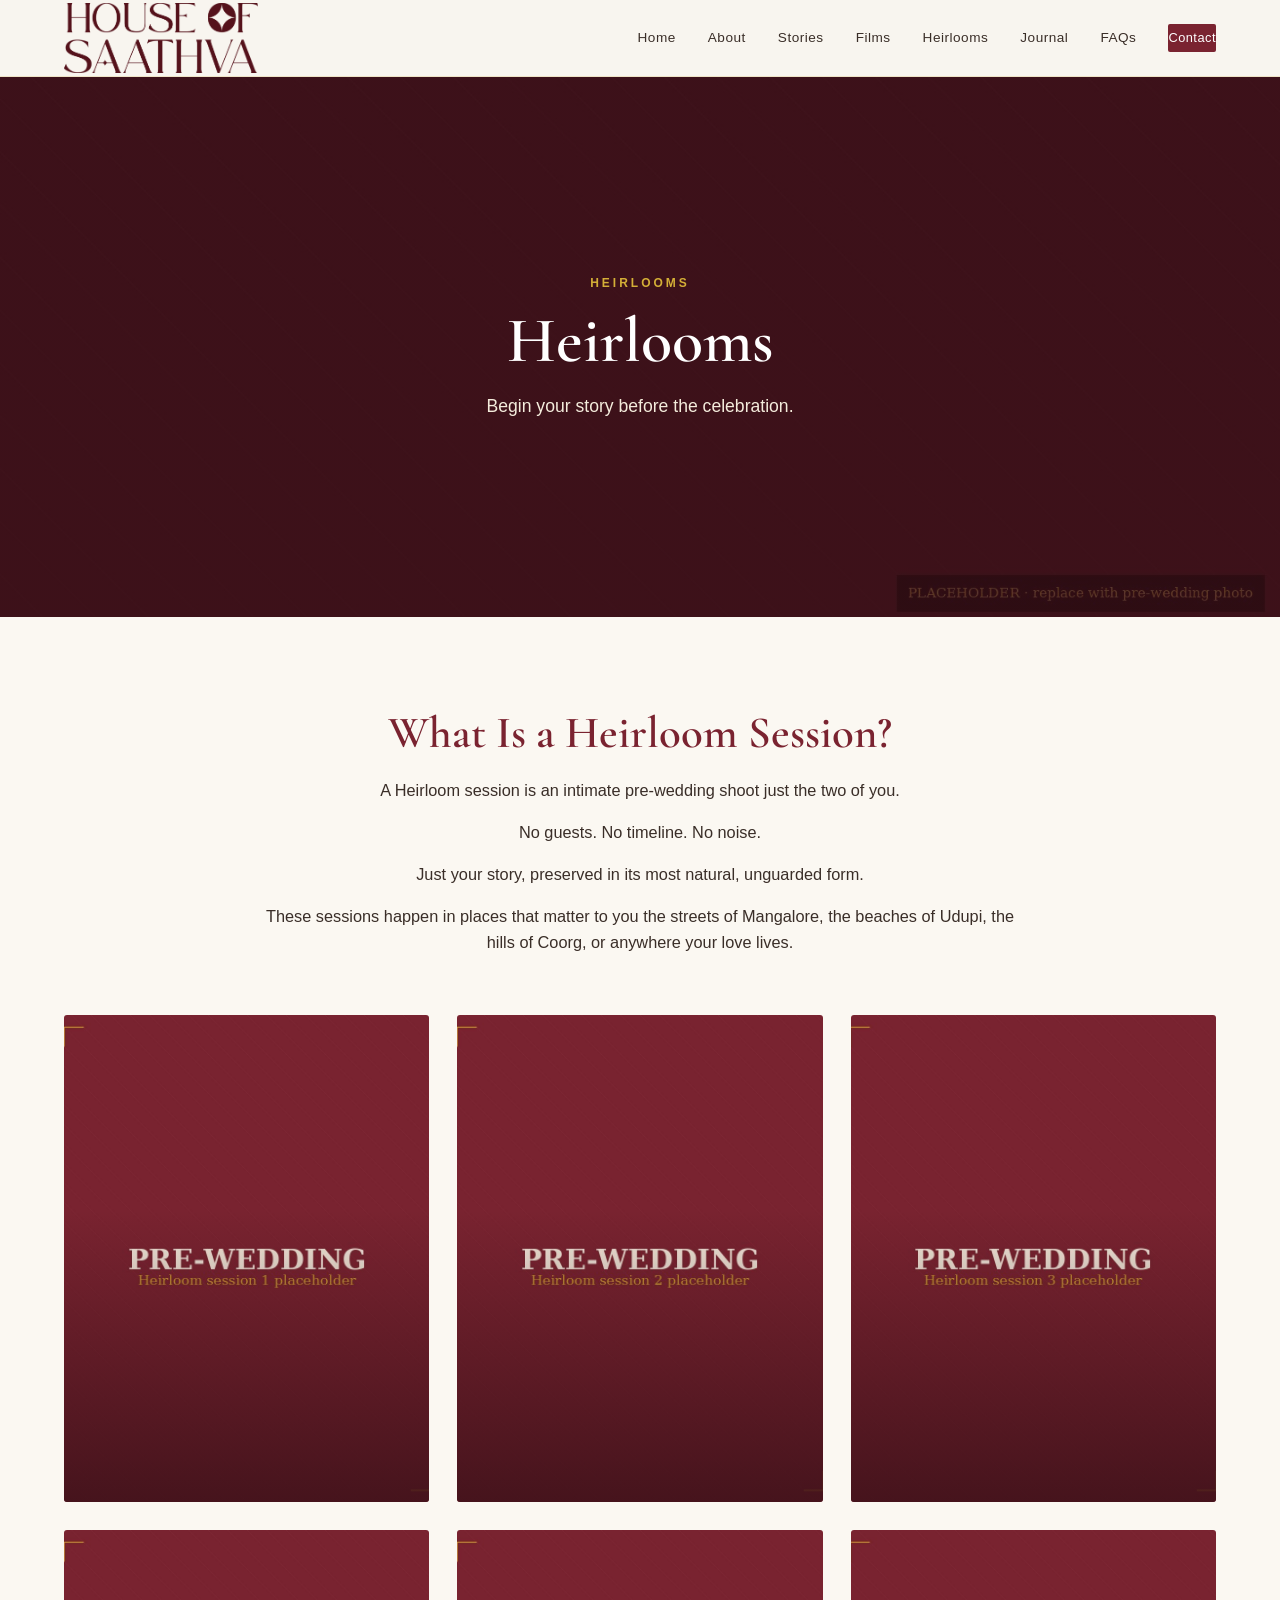
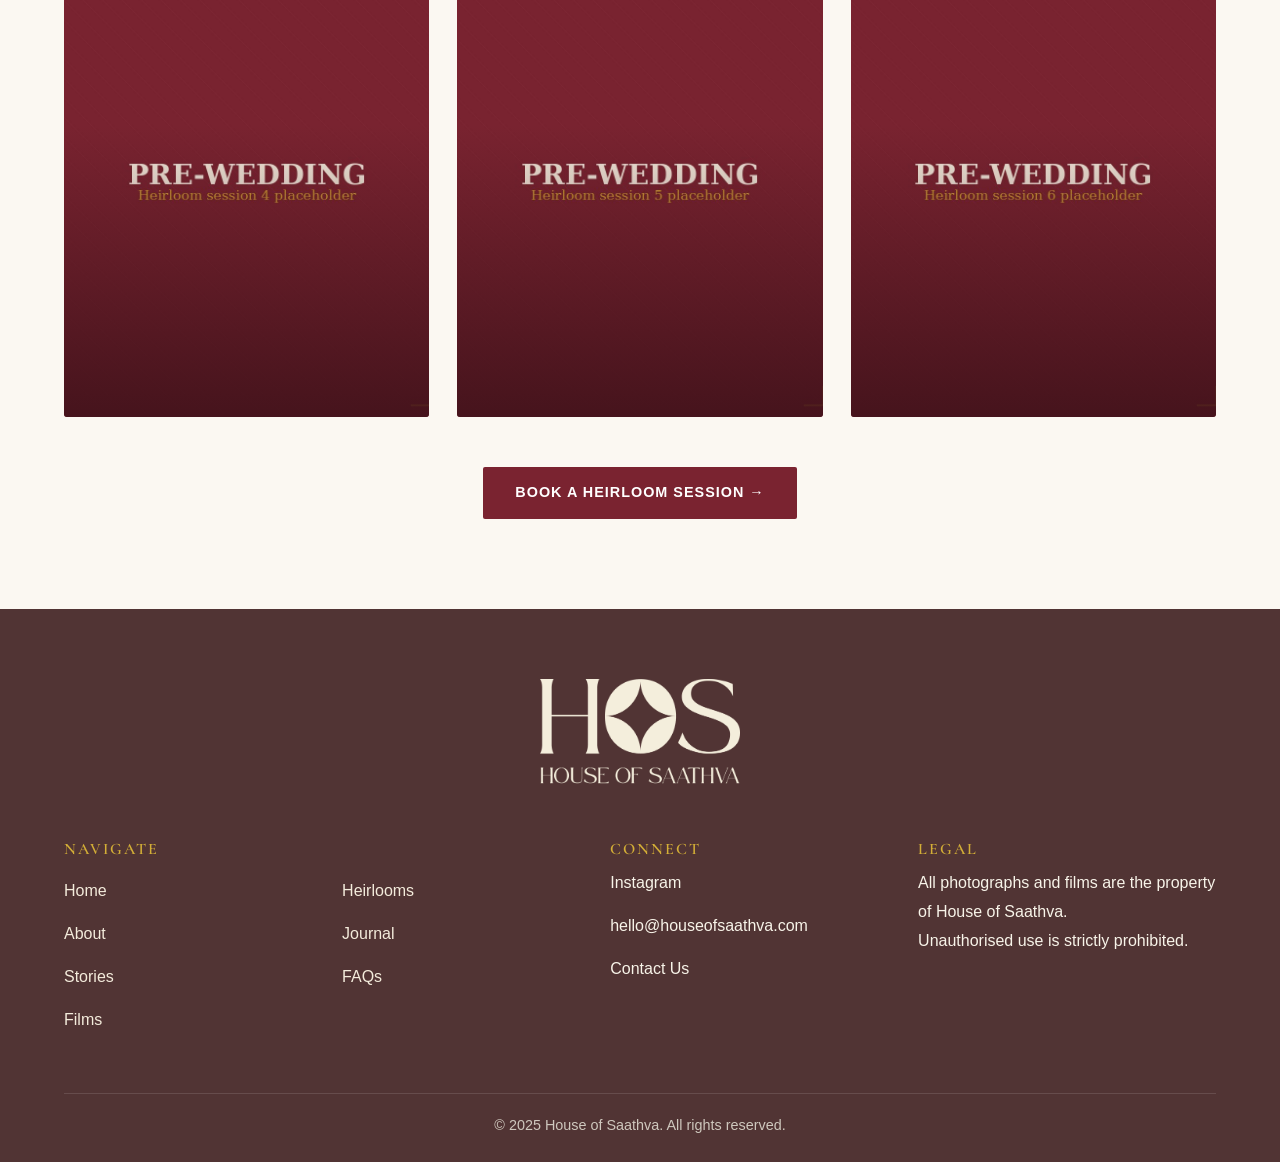
<file: HouseOfSaathva-website/heirlooms.html>
<!DOCTYPE html>
<html lang="en">
<head>
<meta charset="UTF-8">
<meta name="viewport" content="width=device-width, initial-scale=1.0">
<title>Pre-Wedding Shoots & Intimate Sessions | House of Saathva Mangalore</title>
<meta name="description" content="Pre-wedding photography and intimate couple sessions by House of Saathva in Mangalore. Timeless, editorial, and deeply personal — a visual heirloom before the big day.">
<link rel="icon" href="images/favicon.png">
<link rel="stylesheet" href="css/style.css">
</head>
<body>

<header class="site-header">
    <div class="container">

        <a href="index.html" class="logo">
            <img src="images/hos-logo.png" alt="House of Saathva Logo">
        </a>

        <nav class="nav-links">
            <a href="index.html">Home</a>
            <a href="about.html">About</a>
            <a href="stories.html">Stories</a>
            <a href="films.html">Films</a>
            <a href="heirlooms.html">Heirlooms</a>
            <a href="journal.html">Journal</a>
            <a href="faqs.html">FAQs</a>
            <a href="contact.html" class="nav-cta">Contact</a>
        </nav>
    <button class="hamburger" aria-label="Toggle menu"><span></span><span></span><span></span></button>
  </div>
</header>

<section class="page-hero" style="background-image: url('images/heirlooms-hero.jpg');">
  <div class="page-hero-content">
    <span class="eyebrow">Heirlooms</span>
    <h1>Heirlooms</h1>
    <p>Begin your story before the celebration.</p>
  </div>
</section>

<section class="section-ivory">
  <div class="container">
    <div class="prose center reveal" style="margin: 0 auto 60px;">
      <h2 class="section-title">What Is a Heirloom Session?</h2>
      <p>A Heirloom session is an intimate pre-wedding shoot just the two of you.</p>
      <p>No guests. No timeline. No noise.</p>
      <p>Just your story, preserved in its most natural, unguarded form.</p>
      <p>These sessions happen in places that matter to you the streets of Mangalore, the beaches of Udupi, the hills of Coorg, or anywhere your love lives.</p>
    </div>

    <!-- INTERN NOTE: Replace all 6 images with real pre-wedding photos.
         Until then use Unsplash dummy photos (search "couple outdoor shoot India").
         These should feel candid and editorial — not posed studio shots. -->
    <div class="card-grid reveal">
      <div class="story-card" style="aspect-ratio: 3/4;">
        <img class="develop" src="images/heirloom-1.jpg" alt="Pre-wedding couple shoot Mangalore">
      </div>
      <div class="story-card" style="aspect-ratio: 3/4;">
        <img class="develop" src="images/heirloom-2.jpg" alt="Pre-wedding couple shoot Udupi beach">
      </div>
      <div class="story-card" style="aspect-ratio: 3/4;">
        <img class="develop" src="images/heirloom-3.jpg" alt="Pre-wedding couple shoot Coorg hills">
      </div>
      <div class="story-card" style="aspect-ratio: 3/4;">
        <img class="develop" src="images/heirloom-4.jpg" alt="Pre-wedding candid couple photography Mangalore">
      </div>
      <div class="story-card" style="aspect-ratio: 3/4;">
        <img class="develop" src="images/heirloom-5.jpg" alt="Engagement shoot Mangalore coastal Karnataka">
      </div>
      <div class="story-card" style="aspect-ratio: 3/4;">
        <img class="develop" src="images/heirloom-6.jpg" alt="Couple portrait photography Mangalore">
      </div>
    </div>

    <div class="center" style="margin-top: 50px;">
      <a href="contact.html" class="btn btn-primary">Book a Heirloom Session →</a>
    </div>
  </div>
</section>

<footer class="site-footer">

    <div class="footer-logo">
        <img src="images/HOS_Red_Short_Logo.png" alt="House of Saathva">
    </div>

    <div class="container">

        <div class="footer-grid">

            <!-- NAVIGATE -->
            <div class="footer-col">

                <h4>NAVIGATE</h4>

                <div class="footer-nav-grid">

                    <ul>
                        <li><a href="index.html">Home</a></li>
                        <li><a href="about.html">About</a></li>
                        <li><a href="stories.html">Stories</a></li>
                        <li><a href="films.html">Films</a></li>
                    </ul>

                    <ul>
                        <li><a href="heirlooms.html">Heirlooms</a></li>
                        <li><a href="journal.html">Journal</a></li>
                        <li><a href="faqs.html">FAQs</a></li>
                    </ul>

                </div>

            </div>

            <!-- CONNECT -->
            <div class="footer-col">

                <h4>CONNECT</h4>

                <ul>
                    <li><a href="#">Instagram</a></li>
                    <li><a href="mailto:hello@houseofsaathva.com">hello@houseofsaathva.com</a></li>
                    <li><a href="contact.html">Contact Us</a></li>
                </ul>

            </div>

            <!-- LEGAL -->
            <div class="footer-col">

                <h4>LEGAL</h4>

                <p>All photographs and films are the property of House of Saathva.</p>

                <p>Unauthorised use is strictly prohibited.</p>

            </div>

        </div>

        <hr>

        <p class="copyright">
            © 2025 House of Saathva. All rights reserved.
        </p>

    </div>

</footer>


<script src="js/main.js"></script>
</body>
</html>
</file>
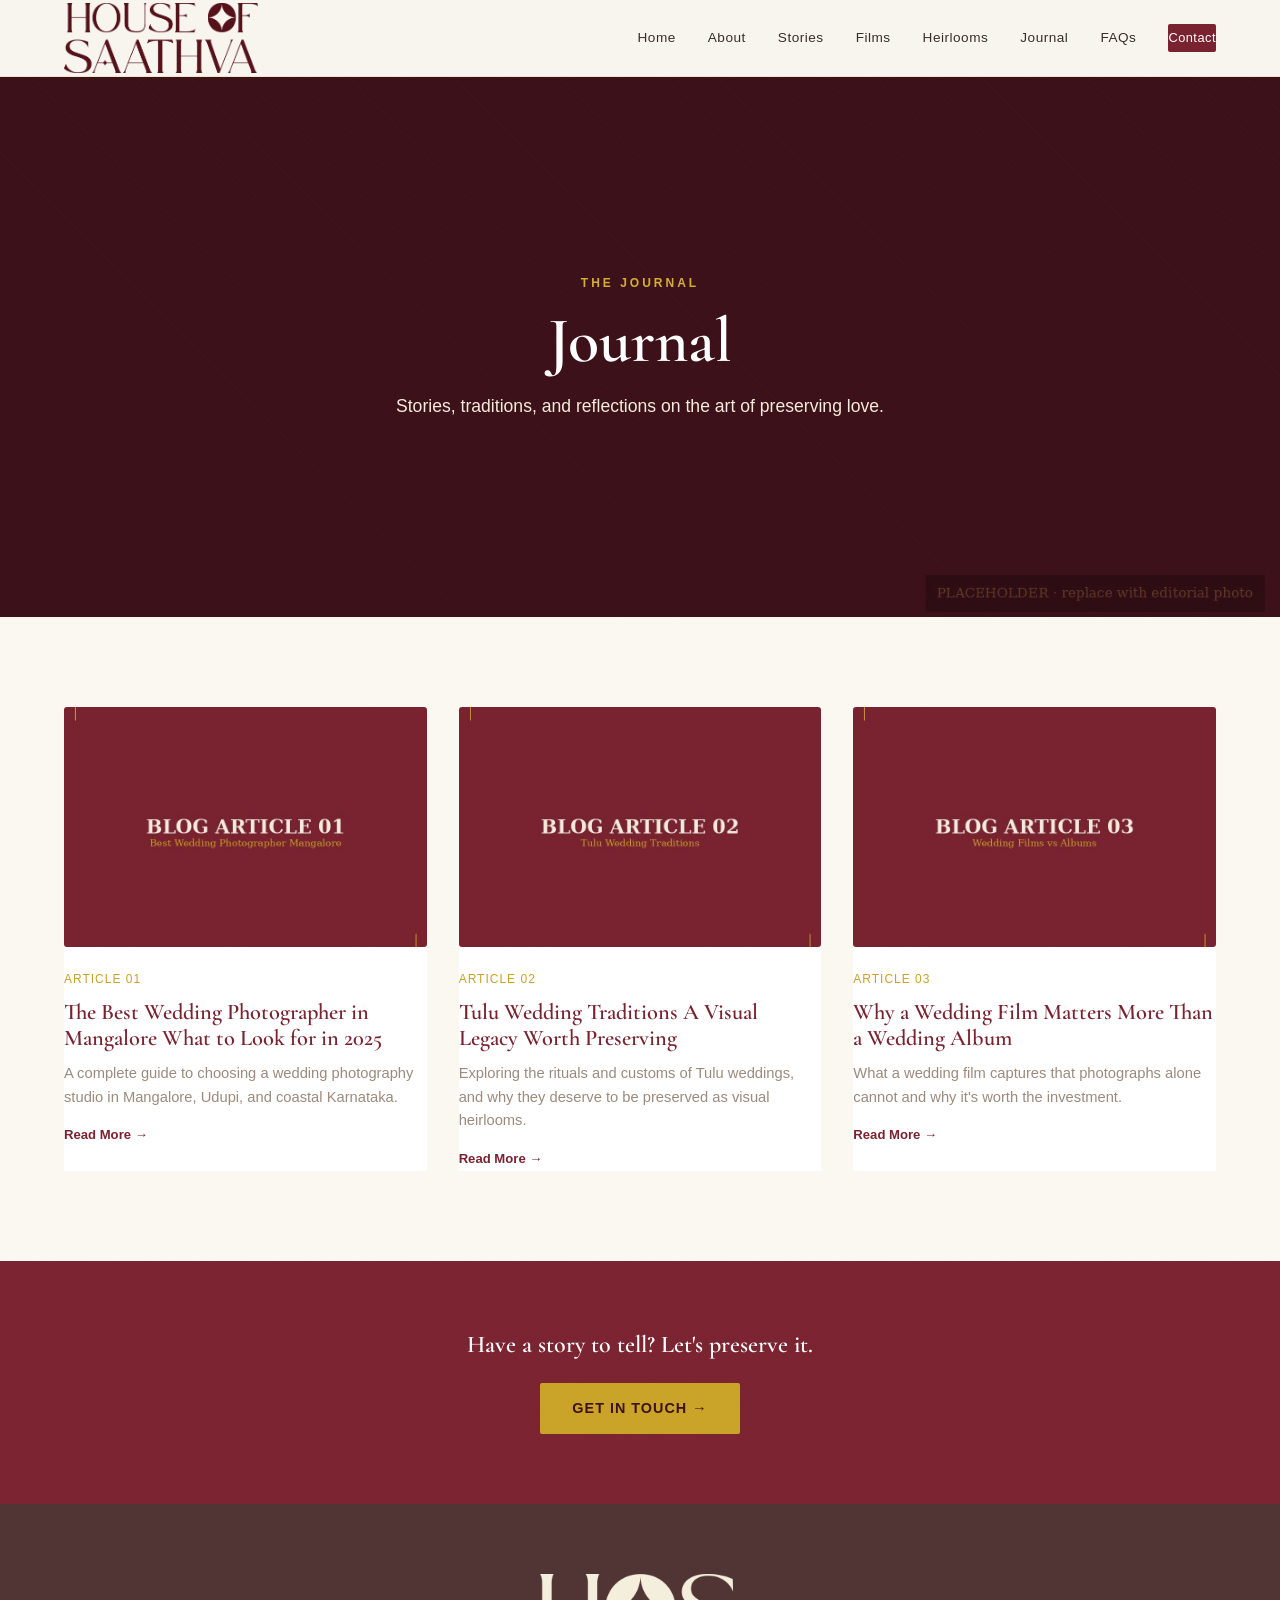
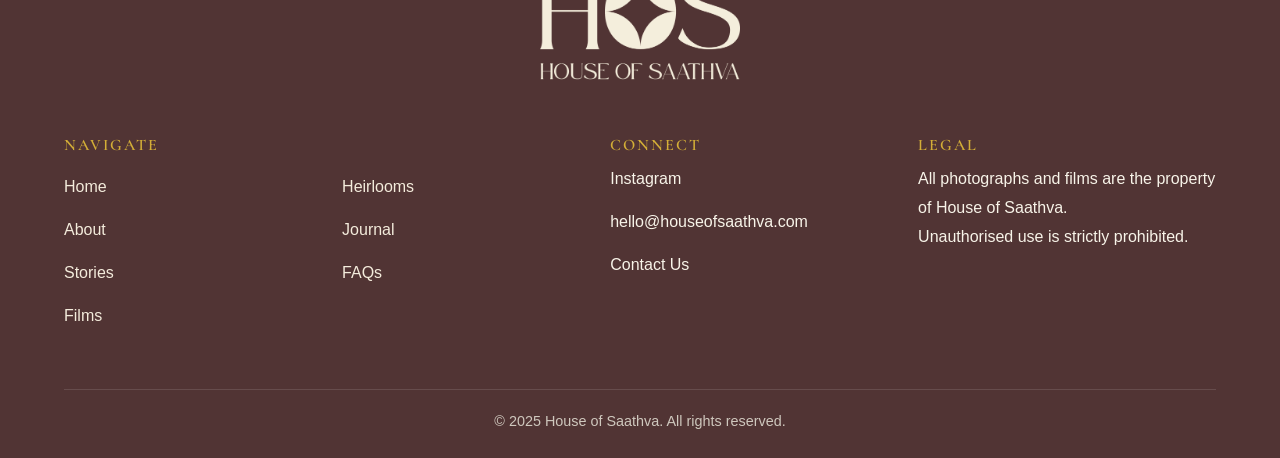
<file: HouseOfSaathva-website/journal.html>
<!DOCTYPE html>
<html lang="en">
<head>
<meta charset="UTF-8">
<meta name="viewport" content="width=device-width, initial-scale=1.0">
<title>Journal | House of Saathva — Wedding Photography Blog Mangalore</title>
<meta name="description" content="Read the House of Saathva journal — articles on wedding photography, Mangalore weddings, Tulu traditions, Konkani celebrations, and timeless love stories from coastal Karnataka.">
<link rel="icon" href="images/favicon.png">
<link rel="stylesheet" href="css/style.css">
</head>
<body>

<header class="site-header">
    <div class="container">

        <a href="index.html" class="logo">
            <img src="images/hos-logo.png" alt="House of Saathva Logo">
        </a>

        <nav class="nav-links">
            <a href="index.html">Home</a>
            <a href="about.html">About</a>
            <a href="stories.html">Stories</a>
            <a href="films.html">Films</a>
            <a href="heirlooms.html">Heirlooms</a>
            <a href="journal.html">Journal</a>
            <a href="faqs.html">FAQs</a>
            <a href="contact.html" class="nav-cta">Contact</a>
        </nav>
    <button class="hamburger" aria-label="Toggle menu"><span></span><span></span><span></span></button>
  </div>
</header>

<section class="page-hero" style="background-image: url('images/journal-hero.jpg');">
  <div class="page-hero-content">
    <span class="eyebrow">The Journal</span>
    <h1>Journal</h1>
    <p>Stories, traditions, and reflections on the art of preserving love.</p>
  </div>
</section>

<section class="section-ivory">
  <div class="container">
    <!-- ===================== BLOG GRID =====================
         INTERN NOTE: Each card links to its own article page (you will need to
         create blog-1.html, blog-2.html, blog-3.html using this same header/footer).
         Full article outlines (H1/H2 structure) are in the PDF brief — write the
         full body text using those outlines for SEO. -->
    <div class="blog-grid reveal">

      <a href="blog-1.html" class="blog-card">
        <img src="images/blog-1.jpg" alt="Best wedding photographer in Mangalore guide">
        <span class="date">Article 01</span>
        <h3>The Best Wedding Photographer in Mangalore What to Look for in 2025</h3>
        <p>A complete guide to choosing a wedding photography studio in Mangalore, Udupi, and coastal Karnataka.</p>
        <span class="read-more">Read More →</span>
      </a>

      <a href="blog-2.html" class="blog-card">
        <img src="images/blog-2.jpg" alt="Tulu wedding traditions Mangalore">
        <span class="date">Article 02</span>
        <h3>Tulu Wedding Traditions A Visual Legacy Worth Preserving</h3>
        <p>Exploring the rituals and customs of Tulu weddings, and why they deserve to be preserved as visual heirlooms.</p>
        <span class="read-more">Read More →</span>
      </a>

      <a href="blog-3.html" class="blog-card">
        <img src="images/blog-3.jpg" alt="Wedding films vs wedding albums">
        <span class="date">Article 03</span>
        <h3>Why a Wedding Film Matters More Than a Wedding Album</h3>
        <p>What a wedding film captures that photographs alone cannot and why it's worth the investment.</p>
        <span class="read-more">Read More →</span>
      </a>

    </div>
  </div>
</section>

<section class="cta-banner texture-grain">
  <h2>Have a story to tell? Let's preserve it.</h2>
  <a href="contact.html" class="btn btn-gold">Get in Touch →</a>
</section>

<footer class="site-footer">

    <div class="footer-logo">
        <img src="images/HOS_Red_Short_Logo.png" alt="House of Saathva">
    </div>

    <div class="container">

        <div class="footer-grid">

            <!-- NAVIGATE -->
            <div class="footer-col">

                <h4>NAVIGATE</h4>

                <div class="footer-nav-grid">

                    <ul>
                        <li><a href="index.html">Home</a></li>
                        <li><a href="about.html">About</a></li>
                        <li><a href="stories.html">Stories</a></li>
                        <li><a href="films.html">Films</a></li>
                    </ul>

                    <ul>
                        <li><a href="heirlooms.html">Heirlooms</a></li>
                        <li><a href="journal.html">Journal</a></li>
                        <li><a href="faqs.html">FAQs</a></li>
                    </ul>

                </div>

            </div>

            <!-- CONNECT -->
            <div class="footer-col">

                <h4>CONNECT</h4>

                <ul>
                    <li><a href="#">Instagram</a></li>
                    <li><a href="mailto:hello@houseofsaathva.com">hello@houseofsaathva.com</a></li>
                    <li><a href="contact.html">Contact Us</a></li>
                </ul>

            </div>

            <!-- LEGAL -->
            <div class="footer-col">

                <h4>LEGAL</h4>

                <p>All photographs and films are the property of House of Saathva.</p>

                <p>Unauthorised use is strictly prohibited.</p>

            </div>

        </div>

        <hr>

        <p class="copyright">
            © 2025 House of Saathva. All rights reserved.
        </p>

    </div>

</footer>


<script src="js/main.js"></script>
</body>
</html>
</file>
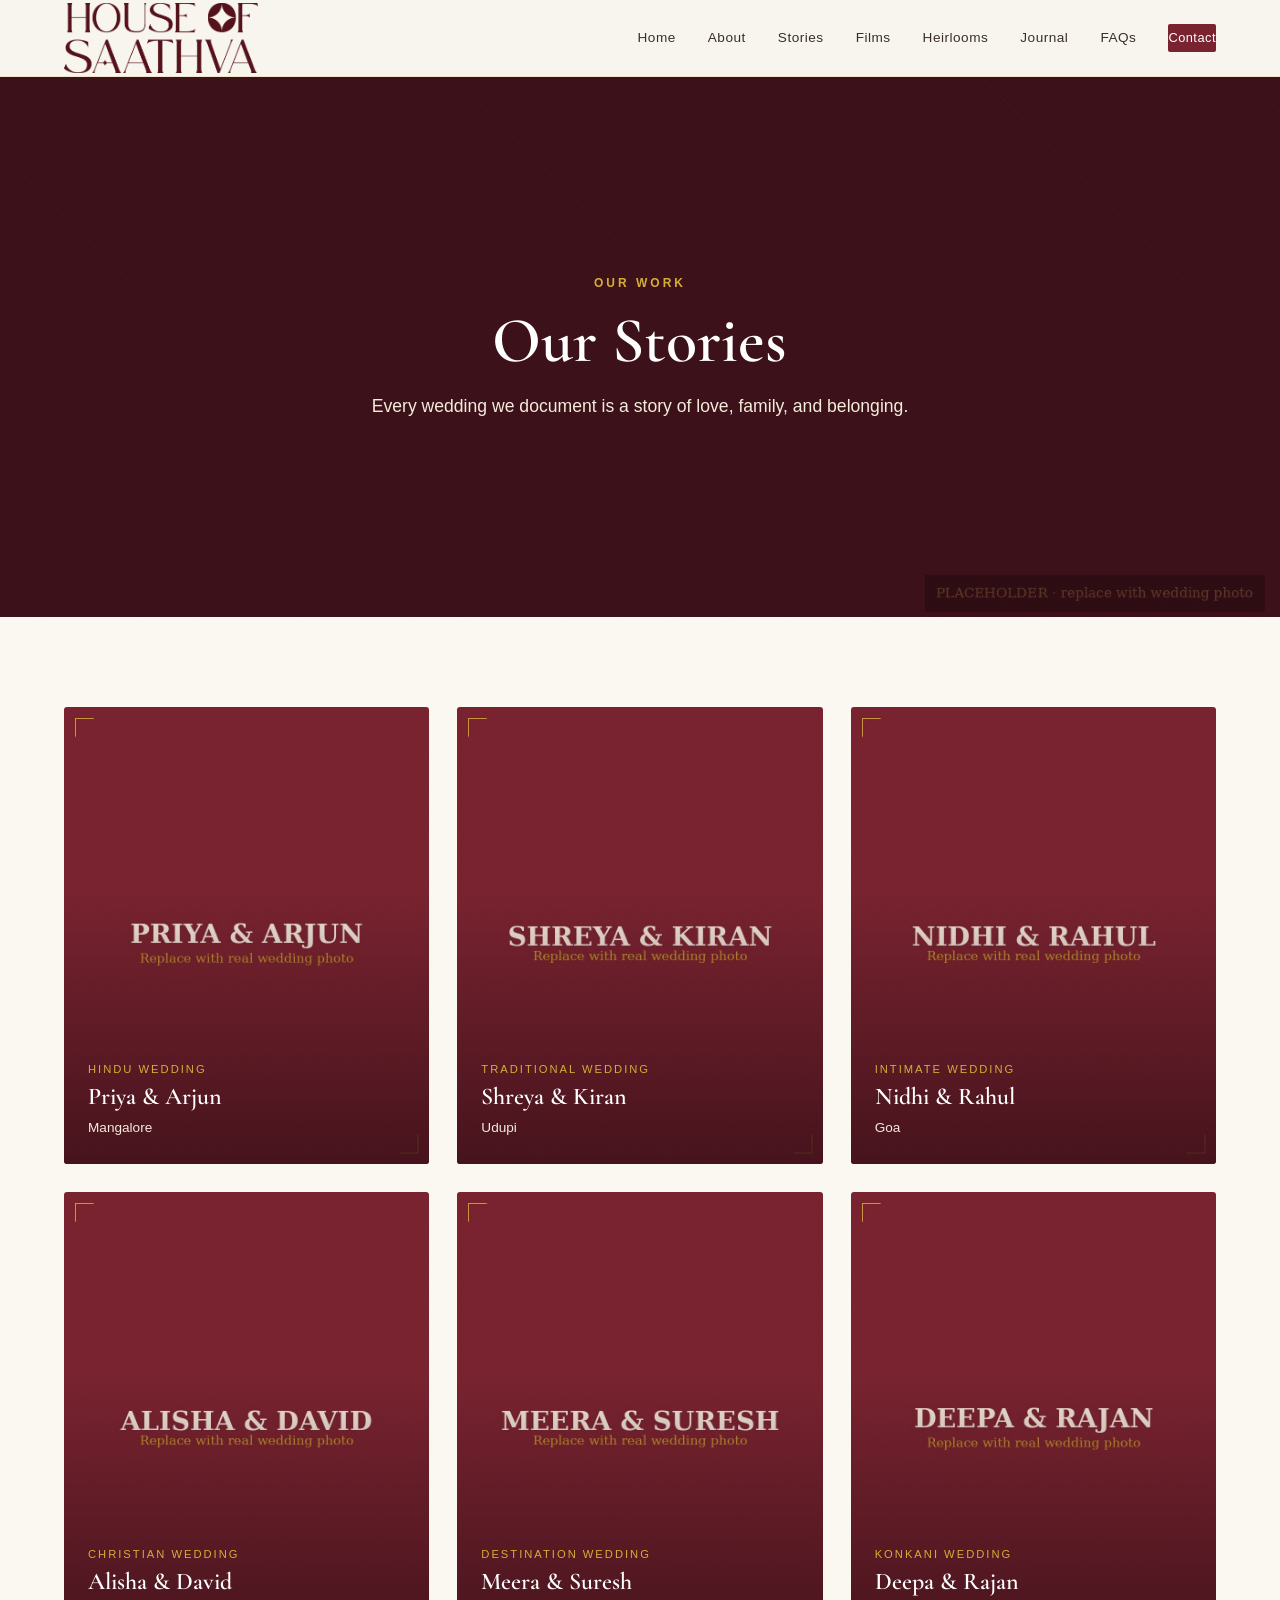
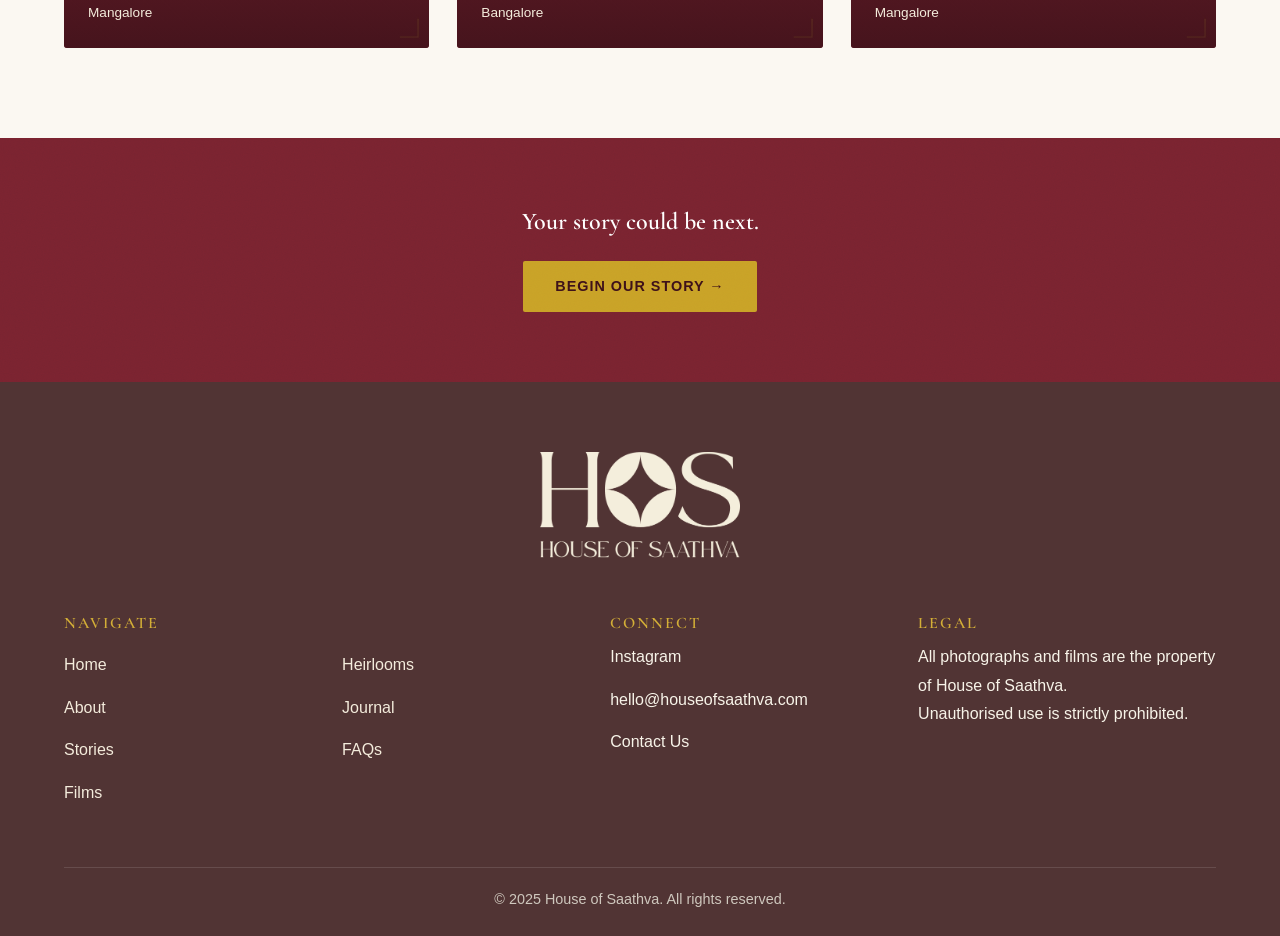
<file: HouseOfSaathva-website/stories.html>
<!DOCTYPE html>
<html lang="en">
<head>
<meta charset="UTF-8">
<meta name="viewport" content="width=device-width, initial-scale=1.0">
<title>Wedding Stories | House of Saathva — Mangalore Wedding Photography Portfolio</title>
<meta name="description" content="Browse our wedding portfolio — timeless wedding stories captured by House of Saathva in Mangalore, Udupi, Goa, Bangalore and beyond. Candid, cinematic, and authentic.">
<link rel="icon" href="images/favicon.png">
<link rel="stylesheet" href="css/style.css">
</head>
<body>

<header class="site-header">
    <div class="container">

        <a href="index.html" class="logo">
            <img src="images/hos-logo.png" alt="House of Saathva Logo">
        </a>

        <nav class="nav-links">
            <a href="index.html">Home</a>
            <a href="about.html">About</a>
            <a href="stories.html">Stories</a>
            <a href="films.html">Films</a>
            <a href="heirlooms.html">Heirlooms</a>
            <a href="journal.html">Journal</a>
            <a href="faqs.html">FAQs</a>
            <a href="contact.html" class="nav-cta">Contact</a>
        </nav>
    <button class="hamburger" aria-label="Toggle menu"><span></span><span></span><span></span></button>
  </div>
</header>

<section class="page-hero" style="background-image: url('images/stories-hero.jpg');">
  <div class="page-hero-content">
    <span class="eyebrow">Our Work</span>
    <h1>Our Stories</h1>
    <p>Every wedding we document is a story of love, family, and belonging.</p>
  </div>
</section>

<section class="section-ivory">
  <div class="container">

    <!-- INTERN NOTE: data-filter must match data-category on each card below -->

    <!-- ===================== STORY CARDS =====================
         INTERN NOTE: Replace all images + names with real weddings after July 15.
         Each card should eventually link to its own full gallery page or open
         a lightbox with 8-12 images. -->
    <div class="card-grid reveal">

      <a href="#" class="story-card" data-category="hindu">
        <img class="develop" src="images/story-1.jpg" alt="Priya and Arjun Hindu wedding Mangalore">
        <div class="story-card-label">
          <span class="tag">Hindu Wedding</span>
          <h3>Priya & Arjun</h3>
          <span class="loc">Mangalore</span>
        </div>
      </a>

      <a href="#" class="story-card" data-category="hindu">
        <img class="develop" src="images/story-2.jpg" alt="Shreya and Kiran traditional wedding Udupi">
        <div class="story-card-label">
          <span class="tag">Traditional Wedding</span>
          <h3>Shreya & Kiran</h3>
          <span class="loc">Udupi</span>
        </div>
      </a>

      <a href="#" class="story-card" data-category="intimate destination">
        <img class="develop" src="images/story-3.jpg" alt="Nidhi and Rahul intimate beach wedding Goa">
        <div class="story-card-label">
          <span class="tag">Intimate Wedding</span>
          <h3>Nidhi & Rahul</h3>
          <span class="loc">Goa</span>
        </div>
      </a>

      <a href="#" class="story-card" data-category="christian">
        <img class="develop" src="images/story-4.jpg" alt="Alisha and David Christian wedding Mangalore">
        <div class="story-card-label">
          <span class="tag">Christian Wedding</span>
          <h3>Alisha & David</h3>
          <span class="loc">Mangalore</span>
        </div>
      </a>

      <a href="#" class="story-card" data-category="destination">
        <img class="develop" src="images/story-5.jpg" alt="Meera and Suresh destination wedding Bangalore">
        <div class="story-card-label">
          <span class="tag">Destination Wedding</span>
          <h3>Meera & Suresh</h3>
          <span class="loc">Bangalore</span>
        </div>
      </a>

      <a href="#" class="story-card" data-category="konkani">
        <img class="develop" src="images/story-6.jpg" alt="Deepa and Rajan Konkani wedding Mangalore">
        <div class="story-card-label">
          <span class="tag">Konkani Wedding</span>
          <h3>Deepa & Rajan</h3>
          <span class="loc">Mangalore</span>
        </div>
      </a>

    </div>
  </div>
</section>

<section class="cta-banner texture-grain">
  <h2>Your story could be next.</h2>
  <a href="contact.html" class="btn btn-gold">Begin Our Story →</a>
</section>

<footer class="site-footer">

    <div class="footer-logo">
        <img src="images/HOS_Red_Short_Logo.png" alt="House of Saathva">
    </div>

    <div class="container">

        <div class="footer-grid">

            <!-- NAVIGATE -->
            <div class="footer-col">

                <h4>NAVIGATE</h4>

                <div class="footer-nav-grid">

                    <ul>
                        <li><a href="index.html">Home</a></li>
                        <li><a href="about.html">About</a></li>
                        <li><a href="stories.html">Stories</a></li>
                        <li><a href="films.html">Films</a></li>
                    </ul>

                    <ul>
                        <li><a href="heirlooms.html">Heirlooms</a></li>
                        <li><a href="journal.html">Journal</a></li>
                        <li><a href="faqs.html">FAQs</a></li>
                    </ul>

                </div>

            </div>

            <!-- CONNECT -->
            <div class="footer-col">

                <h4>CONNECT</h4>

                <ul>
                    <li><a href="#">Instagram</a></li>
                    <li><a href="mailto:hello@houseofsaathva.com">hello@houseofsaathva.com</a></li>
                    <li><a href="contact.html">Contact Us</a></li>
                </ul>

            </div>

            <!-- LEGAL -->
            <div class="footer-col">

                <h4>LEGAL</h4>

                <p>All photographs and films are the property of House of Saathva.</p>

                <p>Unauthorised use is strictly prohibited.</p>

            </div>

        </div>

        <hr>

        <p class="copyright">
            © 2025 House of Saathva. All rights reserved.
        </p>

    </div>

</footer>

<script src="js/main.js"></script>
</body>
</html>
</file>
<file: HouseOfSaathva-website/css/style.css>
/* =========================================================
   HOUSE OF SAATHVA — MAIN STYLESHEET
   Fonts: Cormorant Garamond (headings) + DM Sans (body)
   Colors: see :root variables below
   ========================================================= */

@import url('https://fonts.googleapis.com/css2?family=Cormorant+Garamond:ital,wght@0,400;0,500;0,600;0,700;1,500;1,600&family=DM+Sans:wght@400;500;600;700&display=swap');

:root {
  --maroon: #7A2330;
  --maroon-dark: #3D1119;
  --gold: #C9A227;
  --gold-light: #D4AF37;
  --ivory: #FBF8F2;
  --cream: #F4ECDC;
  --dark: #3A2E28;
  --gray: #9C8A7C;
  --light-gray: #F0EEEB;
  --white: #FFFFFF;

--font-display: 'Cormorant Garamond', Georgia, serif;
--font-body: 'Jost', sans-serif;

  --max-width: 1200px;
  --transition: 0.3s ease;
}

* { margin: 0; padding: 0; box-sizing: border-box; }

html { scroll-behavior: smooth; }

body {
  font-family: var(--font-body);
  color: var(--dark);
  background: var(--white);
  line-height: 1.6;
  -webkit-font-smoothing: antialiased;
}

img { max-width: 100%; display: block; }
a { text-decoration: none; color: inherit; }
ul { list-style: none; }
button { font-family: inherit; cursor: pointer; border: none; background: none; }

.container {
  max-width: var(--max-width);
  margin: 0 auto;
  padding: 0 24px;
}

h1, h2, h3, h4 {
  font-family: var(--font-display);
  font-weight: 600;
  color: var(--maroon);
  line-height: 1.2;
}

.eyebrow {
  font-family: var(--font-body);
  font-size: 0.75rem;
  font-weight: 700;
  letter-spacing: 3px;
  text-transform: uppercase;
  color: var(--gold);
  display: block;
  margin-bottom: 10px;
}

.section-title {
  font-size: clamp(2rem, 4vw, 2.8rem);
  margin-bottom: 16px;
}

.section-sub {
  font-size: 1.05rem;
  color: var(--gray);
  max-width: 600px;
  margin-bottom: 40px;
}

.divider-dots {
  display: flex;
  justify-content: center;
  align-items: center;
  gap: 14px;
  margin: 30px 0;
}
/* HEIRLOOM SEAL — signature element. Replaces plain dots everywhere
   the .divider-dots markup is used, with no HTML changes required.
   A stitched-thread + wax-seal motif, evoking "Saath" (togetherness)
   and the idea of something bound and preserved. */
.divider-dots {
  position: relative;
}
.divider-dots span { display: none; } /* old plain dots, hidden — kept in markup for safety */
.divider-dots::before {
  content: '';
  width: 140px;
  height: 1px;
  background: linear-gradient(90deg, transparent, var(--gold) 50%, transparent);
}
.divider-dots::after {
  content: '✦';
  position: absolute;
  left: 50%;
  top: 50%;
  transform: translate(-50%, -50%);
  width: 26px;
  height: 26px;
  display: flex;
  align-items: center;
  justify-content: center;
  font-size: 13px;
  color: var(--maroon-dark);
  background: var(--gold);
  border-radius: 50%;
  box-shadow: 0 0 0 1px var(--gold), 0 2px 6px rgba(0,0,0,0.25);
}
.section-dark .divider-dots::after { color: var(--gold-light); background: var(--maroon-dark); box-shadow: 0 0 0 1px var(--gold-light), 0 2px 6px rgba(0,0,0,0.4); }

/* ===================== FILM GRAIN / HEIRLOOM TEXTURE ===================== */
/* Very subtle noise texture — pushes dark sections from "flat color"
   toward "aged photograph." Pure CSS, no image asset required. */
.texture-grain {
  position: relative;
}
.texture-grain::before {
  content: '';
  position: absolute;
  inset: 0;
  pointer-events: none;
  opacity: 0.06;
  mix-blend-mode: overlay;
  background-image: url("data:image/svg+xml,%3Csvg xmlns='http://www.w3.org/2000/svg' width='160' height='160'%3E%3Cfilter id='n'%3E%3CfeTurbulence type='fractalNoise' baseFrequency='0.85' numOctaves='2' stitchTiles='stitch'/%3E%3C/filter%3E%3Crect width='100%25' height='100%25' filter='url(%23n)'/%3E%3C/svg%3E");
}
.section-dark { position: relative; }

/* ===================== PHOTO DEVELOPING EFFECT ===================== */
/* Images tagged .develop start desaturated/soft/slightly zoomed, as if
   surfacing from a darkroom tray, then resolve to full clarity once
   scrolled into view (triggered by the existing .reveal/.visible JS). */
.develop {
  filter: sepia(45%) saturate(55%) blur(3px) brightness(0.92);
  transform: scale(1.04);
  transition: filter 1.4s cubic-bezier(0.22, 1, 0.36, 1), transform 1.4s cubic-bezier(0.22, 1, 0.36, 1);
}
.reveal.visible .develop,
.reveal.visible.develop {
  filter: sepia(0%) saturate(100%) blur(0) brightness(1);
  transform: scale(1);
}

/* ===================== TAGLINE "TIME" SCROLL SEQUENCE ===================== */
/* Each line starts dim/blurred like a fading memory, sharpens into full
   clarity as it's scrolled to, then settles into a soft dim once the
   next line takes focus — performing the section's own words. */
.time-line {
  opacity: 0.18;
  filter: blur(2px);
  transform: translateY(10px);
  transition: opacity 0.9s ease, filter 0.9s ease, transform 0.9s ease;
}
.time-line.in-focus {
  opacity: 1;
  filter: blur(0);
  transform: translateY(0);
}
.time-line.settled {
  opacity: 0.45;
  filter: blur(0);
  transform: translateY(0);
}
.time-final {
  opacity: 0;
  transform: translateY(8px);
  transition: opacity 1.1s ease, transform 1.1s ease;
}
.time-final.in-focus { opacity: 1; transform: translateY(0); }

/* ===================== FILMSTRIP HERO BACKDROP ===================== */
/* A slow horizontal reel of frames behind the home hero text — evokes
   cinema/film rather than a static photograph. Pure CSS animation. */
.filmstrip {
  position: absolute;
  inset: 0;
  display: flex;
  align-items: center;
  overflow: hidden;
  z-index: 0;
  opacity: 0.5;
}
.filmstrip-track {
  display: flex;
  gap: 14px;
  animation: filmstrip-scroll 90s linear infinite;
  will-change: transform;
}
.filmstrip-frame {
  flex: 0 0 auto;
  width: 220px;
  height: 320px;
  border: 6px solid rgba(251,248,242,0.08);
  border-radius: 2px;
  background-size: cover;
  background-position: center;
  filter: grayscale(35%) brightness(0.65);
}
@keyframes filmstrip-scroll {
  from { transform: translateX(0); }
  to { transform: translateX(-50%); }
}
@media (prefers-reduced-motion: reduce) {
  .filmstrip-track { animation: none; }
}
@media (max-width: 900px) {
  .filmstrip-frame { width: 160px; height: 230px; }
}

/* ===================== BUTTONS ===================== */
.btn {
  display: inline-block;
  padding: 14px 32px;
  font-size: 0.9rem;
  font-weight: 600;
  letter-spacing: 1px;
  text-transform: uppercase;
  border-radius: 2px;
  transition: var(--transition);
}
.btn-primary {
  background: var(--maroon);
  color: var(--white);
}
.btn-primary:hover { background: var(--maroon-dark); }
.btn-outline {
  background: transparent;
  border: 1.5px solid var(--white);
  color: var(--white);
}
.btn-outline:hover { background: var(--white); color: var(--maroon); }
.btn-gold {
  background: var(--gold);
  color: var(--maroon-dark);
}
.btn-gold:hover { background: var(--gold-light); }

/* ===================== HEADER / NAV ===================== */
.site-header {
  position: fixed;
  top: 0; left: 0; right: 0;
  z-index: 1000;
  background: rgba(251, 248, 242, 0.97);
  border-bottom: 1px solid rgba(201, 162, 39, 0.2);
  transition: var(--transition);
}
.site-header .container {
  display: flex;
  align-items: center;
  justify-content: space-between;
  height: 76px;
}
.logo {
  font-family: var(--font-display);
  font-size: 1.4rem;
  font-weight: 700;
  color: var(--maroon);
  letter-spacing: 1px;
}
.logo span { color: var(--gold); }

.nav-links {
  display: flex;
  gap: 32px;
  align-items: center;
}
.nav-links a {
  font-size: 0.85rem;
  font-weight: 500;
  letter-spacing: 0.5px;
  color: var(--dark);
  position: relative;
  padding: 4px 0;
  transition: var(--transition);
}
.nav-links a::after {
  content: '';
  position: absolute;
  bottom: 0; left: 0;
  width: 0; height: 1.5px;
  background: var(--gold);
  transition: var(--transition);
}
.nav-links a:hover::after,
.nav-links a.active::after { width: 100%; }
.nav-links a:hover,
.nav-links a.active { color: var(--maroon); }

.nav-cta {
  background: var(--maroon);
  color: var(--white) !important;
  padding: 10px 22px;
  border-radius: 2px;
  font-size: 0.8rem !important;
}
.nav-cta::after { display: none; }
.nav-cta:hover { background: var(--maroon-dark); }

.hamburger {
  display: none;
  flex-direction: column;
  gap: 5px;
  background: none;
}
.hamburger span {
  width: 26px; height: 2px;
  background: var(--maroon);
  transition: var(--transition);
}

/* ===================== HERO (generic page banner) ===================== */
.page-hero {
  height: 60vh;
  min-height: 380px;
  position: relative;
  display: flex;
  align-items: center;
  justify-content: center;
  text-align: center;
  background-size: cover;
  background-position: center;
  margin-top: 0;
}
.page-hero::before {
  content: '';
  position: absolute;
  inset: 0;
  background: linear-gradient(180deg, rgba(61,17,25,0.55) 0%, rgba(61,17,25,0.75) 100%);
}
.page-hero-content {
  position: relative;
  z-index: 2;
  color: var(--white);
}
.page-hero-content .eyebrow { color: var(--gold-light); }
.page-hero-content h1 {
  color: var(--white);
  font-size: clamp(2.5rem, 6vw, 4rem);
  font-style: normal;
}
.page-hero-content p {
  margin-top: 12px;
  font-size: 1.1rem;
  color: var(--cream);
}

/* ===================== HOME HERO (video) ===================== */
.home-hero {
  height: 100vh;
  position: relative;
  display: flex;
  align-items: center;
  justify-content: center;
  overflow: hidden;
  background: var(--maroon-dark);
}
.home-hero video,
.home-hero .hero-fallback-img {
  position: absolute;
  inset: 0;
  width: 100%;
  height: 100%;
  object-fit: cover;
}
.home-hero::before {
  content: '';
  position: absolute;
  inset: 0;
  background: linear-gradient(180deg, rgba(61,17,25,0.45) 0%, rgba(61,17,25,0.7) 100%);
  z-index: 1;
}
.home-hero-content {
  position: relative;
  z-index: 2;
  text-align: center;
  color: var(--white);
  padding: 0 20px;
}
.home-hero-content .brand-mark {
  font-family: var(--font-display);
  font-size: clamp(2.8rem, 8vw, 5.5rem);
  font-weight: 700;
  letter-spacing: 2px;
  margin-bottom: 12px;
}
.home-hero-content .tagline {
  font-family: var(--font-display);
  font-style: normal;
  font-size: clamp(1.1rem, 2.5vw, 1.6rem);
  color: var(--gold-light);
  margin-bottom: 36px;
}
.scroll-hint {
  position: absolute;
  bottom: 32px;
  left: 50%;
  transform: translateX(-50%);
  z-index: 2;
  color: var(--cream);
  font-size: 0.75rem;
  letter-spacing: 2px;
  text-transform: uppercase;
  display: flex;
  flex-direction: column;
  align-items: center;
  gap: 8px;
  animation: bounce 2.2s infinite;
}
.scroll-hint .line { width: 1px; height: 28px; background: var(--gold); }
@keyframes bounce {
  0%, 100% { transform: translate(-50%, 0); }
  50% { transform: translate(-50%, 8px); }
}

/* ===================== SECTIONS ===================== */
section { padding: 90px 0; }
.section-ivory { background: var(--ivory); }
.section-dark {
  background: var(--maroon-dark);
  color: var(--cream);
}
.section-dark h2, .section-dark h3 { color: var(--white); }
.section-dark .eyebrow { color: var(--gold-light); }

.center { text-align: center; }

/* ===================== BRAND STATEMENT (2-col) ===================== */
.statement-grid {
  display: grid;
  grid-template-columns: 1fr 1.1fr;
  gap: 60px;
  align-items: center;
}
.statement-grid img { border-radius: 3px; width: 100%; height: 560px; object-fit: cover; }
.statement-text p {
  font-family: var(--font-display);
  font-size: 1.4rem;
  font-style: normal;
  color: var(--dark);
  line-height: 1.5;
  margin-bottom: 18px;
}
.statement-text .signature {
  font-family: var(--font-body);
  font-size: 0.85rem;
  font-style: normal;
  color: var(--gray);
  letter-spacing: 1px;
  margin-top: 24px;
}

/* ===================== CARD GRID (stories) ===================== */
.card-grid {
  display: grid;
  grid-template-columns: repeat(3, 1fr);
  gap: 28px;
}
.story-card {
  position: relative;
  overflow: hidden;
  border-radius: 3px;
  aspect-ratio: 4/5;
  cursor: pointer;
}
.story-card img {
  width: 100%; height: 100%; object-fit: cover;
  transition: transform 0.6s ease;
}
.story-card:hover img { transform: scale(1.08); }
.story-card::after {
  content: '';
  position: absolute; inset: 0;
  background: linear-gradient(180deg, transparent 40%, rgba(61,17,25,0.85) 100%);
}
.story-card-label {
  position: absolute;
  bottom: 24px; left: 24px; right: 24px;
  z-index: 2;
  color: var(--white);
}
.story-card-label .tag {
  font-size: 0.7rem;
  letter-spacing: 2px;
  text-transform: uppercase;
  color: var(--gold-light);
  display: block;
  margin-bottom: 4px;
}
.story-card-label h3 {
  color: var(--white);
  font-size: 1.5rem;
  margin-bottom: 2px;
}
.story-card-label .loc {
  font-size: 0.85rem;
  color: var(--cream);
}

/* ===================== FILTER TAGS ===================== */
.filter-tags {
  display: flex;
  gap: 12px;
  flex-wrap: wrap;
  margin-bottom: 40px;
}
.filter-tag {
  padding: 8px 20px;
  border: 1px solid var(--gray);
  border-radius: 30px;
  font-size: 0.8rem;
  font-weight: 500;
  color: var(--dark);
  transition: var(--transition);
}
.filter-tag:hover, .filter-tag.active {
  background: var(--maroon);
  border-color: var(--maroon);
  color: var(--white);
}

/* ===================== QUOTE / TESTIMONIAL ===================== */
.quote-block {
  max-width: 760px;
  margin: 0 auto;
  text-align: center;
}
.quote-block p {
  font-family: var(--font-display);
  font-style: normal;
  font-size: clamp(1.3rem, 3vw, 1.8rem);
  color: var(--dark);
  line-height: 1.5;
  margin-bottom: 20px;
}
.section-dark .quote-block p { color: var(--cream); }
.quote-block .author {
  font-size: 0.85rem;
  letter-spacing: 1px;
  color: var(--gold);
  font-weight: 600;
  text-transform: uppercase;
}

/* ===================== SERVICES (3 cards) ===================== */
.services-grid {
  display: grid;
  grid-template-columns: repeat(3, 1fr);
  gap: 32px;
}
.service-card {
  text-align: center;
  padding: 40px 24px;
  background: var(--white);
  border: 1px solid var(--light-gray);
  border-radius: 4px;
  transition: var(--transition);
}
.service-card:hover { border-color: var(--gold); transform: translateY(-4px); }
.service-icon {
  width: 56px; height: 56px;
  margin: 0 auto 20px;
  border: 1.5px solid var(--gold);
  border-radius: 50%;
  display: flex; align-items: center; justify-content: center;
  color: var(--maroon);
}
.service-card h3 { margin-bottom: 8px; font-size: 1.4rem; }
.service-card p { color: var(--gray); font-size: 0.92rem; }

/* ===================== VALUES (5 across) ===================== */
.values-grid {
  display: grid;
  grid-template-columns: repeat(5, 1fr);
  gap: 24px;
}
.value-item { text-align: center; }
.value-num {
  width: 64px; height: 64px;
  border: 1.5px solid var(--gold);
  border-radius: 50%;
  display: flex; align-items: center; justify-content: center;
  font-family: var(--font-display);
  font-size: 1.5rem; font-weight: 700;
  color: var(--maroon);
  margin: 0 auto 14px;
}
.value-item h4 { font-size: 1.1rem; margin-bottom: 6px; color: var(--gold-light); }
.value-item p { font-size: 0.8rem; color: var(--gray); font-style: normal; }

/* ===================== INSTAGRAM GRID ===================== */
.insta-grid {
  display: grid;
  grid-template-columns: repeat(6, 1fr);
  gap: 8px;
}
.insta-grid a { aspect-ratio: 1; overflow: hidden; }
.insta-grid img { width: 100%; height: 100%; object-fit: cover; transition: var(--transition); }
.insta-grid a:hover img { opacity: 0.8; transform: scale(1.05); }

/* ===================== CTA BANNER ===================== */
.cta-banner {
  background: var(--maroon);
  color: var(--white);
  text-align: center;
  padding: 70px 24px;
}
.cta-banner h2 { color: var(--white); margin-bottom: 24px; font-style: normal; }

/* ===================== FILM EMBEDS ===================== */
.film-featured {
  position: relative;
  width: 100%;
  aspect-ratio: 16/9;
  border-radius: 4px;
  overflow: hidden;
  margin-bottom: 50px;
}
.film-featured iframe { width: 100%; height: 100%; border: 0; }
.film-grid {
  display: grid;
  grid-template-columns: repeat(3, 1fr);
  gap: 28px;
}
.film-thumb {
  position: relative;
  aspect-ratio: 16/9;
  border-radius: 3px;
  overflow: hidden;
}
.film-thumb iframe { width: 100%; height: 100%; border: 0; }

/* ===================== ABOUT — text blocks ===================== */
.prose { max-width: 760px; }
.prose p { margin-bottom: 16px; font-size: 1.02rem; }
.prose .lead {
  font-family: var(--font-display);
  font-style: normal;
  font-size: 1.3rem;
  color: var(--maroon);
}

/* ===================== BLOG / JOURNAL ===================== */
.blog-grid {
  display: grid;
  grid-template-columns: repeat(3, 1fr);
  gap: 32px;
}
.blog-card { background: var(--white); }
.blog-card img { width: 100%; height: 240px; object-fit: cover; border-radius: 3px; margin-bottom: 18px; }
.blog-card .date { font-size: 0.75rem; color: var(--gold); letter-spacing: 1px; text-transform: uppercase; }
.blog-card h3 { font-size: 1.4rem; margin: 8px 0 10px; }
.blog-card p { color: var(--gray); font-size: 0.92rem; margin-bottom: 12px; }
.blog-card .read-more { font-size: 0.82rem; font-weight: 600; color: var(--maroon); }

/* ===================== FAQ ACCORDION ===================== */
.faq-item {
  border-bottom: 1px solid var(--light-gray);
}
.faq-question {
  display: flex;
  justify-content: space-between;
  align-items: center;
  padding: 24px 0;
  cursor: pointer;
  width: 100%;
  text-align: left;
}
.faq-question h3 { font-size: 1.15rem; color: var(--dark); font-family: var(--font-body); font-weight: 600; }
.faq-icon {
  font-size: 1.4rem;
  color: var(--gold);
  transition: var(--transition);
  flex-shrink: 0;
  margin-left: 16px;
}
.faq-item.open .faq-icon { transform: rotate(45deg); }
.faq-answer {
  max-height: 0;
  overflow: hidden;
  transition: max-height 0.35s ease, padding 0.35s ease;
}
.faq-item.open .faq-answer { max-height: 300px; padding-bottom: 24px; }
.faq-answer p { color: var(--gray); font-size: 0.95rem; line-height: 1.7; }

/* ===================== CONTACT ===================== */
.contact-grid {
  display: grid;
  grid-template-columns: 1.3fr 1fr;
  gap: 60px;
}
.form-group { margin-bottom: 20px; }
.form-group label {
  display: block;
  font-size: 0.8rem;
  font-weight: 600;
  letter-spacing: 0.5px;
  margin-bottom: 6px;
  color: var(--dark);
}
.form-group input,
.form-group select,
.form-group textarea {
  width: 100%;
  padding: 13px 16px;
  border: 1px solid var(--light-gray);
  border-radius: 2px;
  font-family: var(--font-body);
  font-size: 0.95rem;
  background: var(--ivory);
  transition: var(--transition);
}
.form-group input:focus,
.form-group select:focus,
.form-group textarea:focus {
  outline: none;
  border-color: var(--gold);
}
.checkbox-group {
  display: flex;
  flex-wrap: wrap;
  gap: 14px;
}
.checkbox-item {
  display: flex;
  align-items: center;
  gap: 6px;
  font-size: 0.88rem;
}
.checkbox-item input { width: auto; }

.contact-info { background: var(--cream); padding: 36px; border-radius: 4px; }
.contact-info h3 { margin-bottom: 18px; }
.contact-info-item { margin-bottom: 18px; }
.contact-info-item .label { font-size: 0.75rem; letter-spacing: 1px; text-transform: uppercase; color: var(--gold); display: block; margin-bottom: 3px; }
.contact-info-item .value { font-size: 1.05rem; color: var(--dark); }

.form-status {
  display: none;
  margin-top: 16px;
  padding: 14px 18px;
  border-radius: 3px;
  font-size: 0.9rem;
}
.form-status.success { display: block; background: #E6F4EA; color: #1E6B3C; }
.form-status.error { display: block; background: #FBEAEA; color: #A12E2E; }

/* ===================== FOOTER ===================== */
.site-footer{

    background: rgba(58,25,25,0.88);
    backdrop-filter: blur(10px);
    padding:70px 0 25px;
    color:#F8F4E9;
}
.footer-logo{
    width: 100%;
    display: flex;
    justify-content: center;
    align-items: center;
    margin: 0 auto 50px;
    text-align: center;
}

.footer-logo img{
    width: 200px;      /* Adjust size here */
    max-width: 90%;
    height: auto;
    display: block;
}

.footer-grid{
    display:grid;
    grid-template-columns:1.8fr 1fr 1fr;
    gap:10px;

}

.footer-nav-grid{
    display:grid;
    grid-template-columns:1fr 1fr;
    gap:90px;

}

.footer-nav-grid ul,
.footer-col ul{
    list-style:none;
    padding:0;
}

.footer-nav-grid li,
.footer-col li{
    margin-bottom:14px;
}

.footer-col h4{
    color:#D4AF37;
    margin-bottom:10px;
    letter-spacing:2px;
}

.footer-col a,
.footer-col p{
    color:#F8F4E9;
    text-decoration:none;
    line-height:1.8;
}

.footer-col a:hover{
    color:#D4AF37;
}

.site-footer hr{
    margin:45px 0 20px;
    border:0;
    border-top:1px solid rgba(255,255,255,.12);
}

.copyright{

    text-align:center;

    color:#CFC8BE;

    font-size:.9rem;

}
/* ===================== UTILITY ===================== */
.mt-0 { margin-top: 0; }
.reveal { opacity: 0; transform: translateY(24px); transition: opacity 0.7s ease, transform 0.7s ease; }
.reveal.visible { opacity: 1; transform: translateY(0); }

/* ===================== RESPONSIVE ===================== */
@media (max-width: 900px) {
  .nav-links { display: none; }
  .hamburger { display: flex; }
  .statement-grid { grid-template-columns: 1fr; }
  .statement-grid img { height: 360px; }
  .card-grid, .services-grid, .film-grid, .blog-grid { grid-template-columns: repeat(2, 1fr); }
  .values-grid { grid-template-columns: repeat(2, 1fr); gap: 32px 16px; }
  .insta-grid { grid-template-columns: repeat(3, 1fr); }
  .contact-grid { grid-template-columns: 1fr; }
  .footer-grid { grid-template-columns: 1fr 1fr; }

  .nav-links.mobile-open {
    display: flex;
    flex-direction: column;
    position: absolute;
    top: 76px; left: 0; right: 0;
    background: var(--ivory);
    padding: 24px;
    gap: 18px;
    border-bottom: 1px solid var(--light-gray);
  }
}

@media (max-width: 560px) {
  .card-grid, .services-grid, .film-grid, .blog-grid, .values-grid { grid-template-columns: 1fr; }
  .insta-grid { grid-template-columns: repeat(3, 1fr); }
  section { padding: 60px 0; }
}

@media (prefers-reduced-motion: reduce) {
  * { animation: none !important; transition: none !important; }
}
.logo{
    display:flex;
    align-items:center;
    text-decoration:none;
}

.logo-img{
    height:65px;
    width:auto;
    display:block;
    transition:0.3s ease;
}
.logo-img:hover{
    transform:scale(1.05);
}

.footer-nav-grid{
    display:grid;
    grid-template-columns:1fr 1fr;
    gap:12px 20px;
    margin-top:18px;
}

.footer-nav-grid a{
    color:var(--cream);
    text-decoration:none;
    transition:0.3s;
}

.footer-nav-grid a:hover{
    color:var(--gold);
}
.logo img{
    height:70px;
    width:auto;
    display:block;
    object-fit:contain;
}

.site-header{
    position:sticky;
    top:0;
    z-index:1000;
    background:#F8F5EF;
}

.site-header .container{
    display:flex;
    justify-content:space-between;
    align-items:center;
}
</file>
